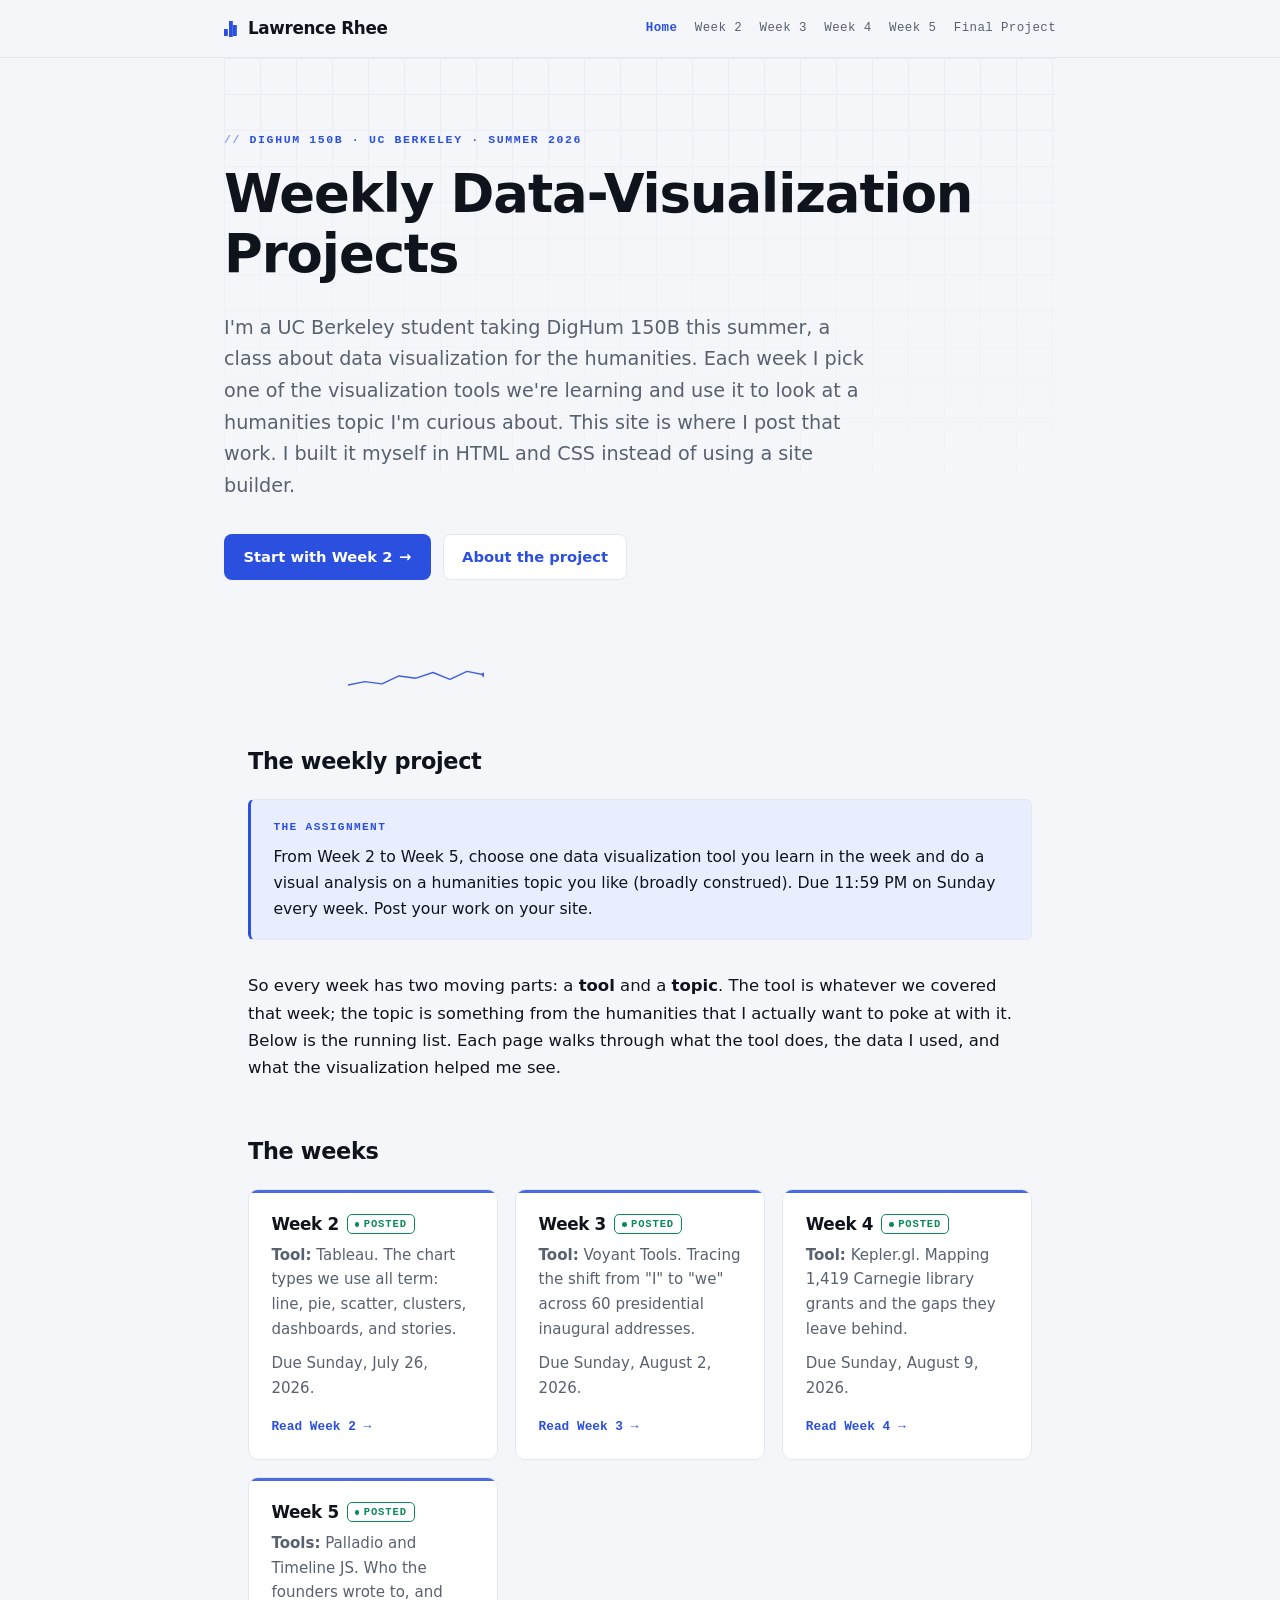
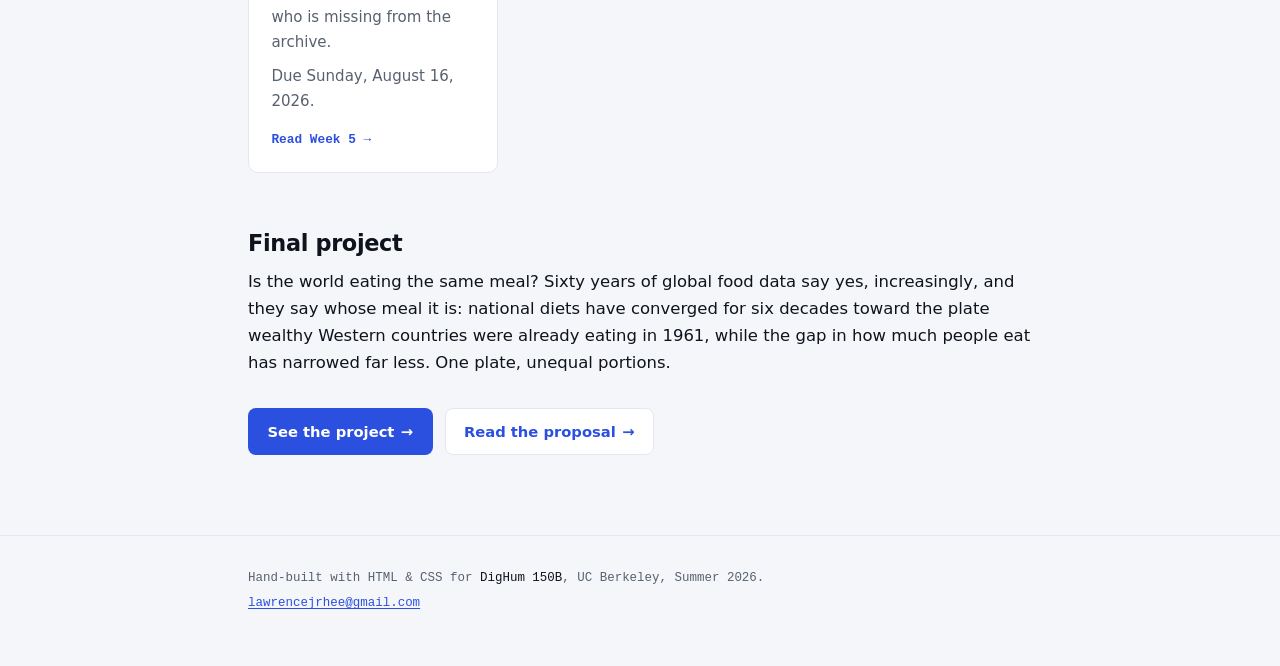
<file: index.html>
<!DOCTYPE html>
<html lang="en">
<head>
  <meta charset="UTF-8">
  <meta name="viewport" content="width=device-width, initial-scale=1.0">
  <meta name="description" content="Lawrence Rhee's weekly data-visualization projects for DigHum 150B, UC Berkeley, Summer 2026. A new visualization tool and a humanities topic every week.">
  <title>Lawrence Rhee: DigHum 150B Weekly Projects</title>
  <link rel="stylesheet" href="assets/styles.css">
</head>
<body>
  <a class="skip" href="#main">Skip to content</a>

  <header class="site-header">
    <div class="wrap header-inner">
      <a class="brand" href="index.html">Lawrence Rhee</a>
      <nav aria-label="Site">
        <a href="index.html" aria-current="page">Home</a>
        <a href="weeks/week2.html">Week 2</a>
        <a href="weeks/week3.html">Week 3</a>
        <a href="weeks/week4.html">Week 4</a>
        <a href="weeks/week5.html">Week 5</a>
        <a href="final.html">Final Project</a>
      </nav>
    </div>
  </header>

  <main id="main">
    <section class="hero wrap">
      <p class="kicker">DigHum 150B · UC Berkeley · Summer 2026</p>
      <h1>Weekly Data-Visualization Projects</h1>
      <p class="lede">
        I'm a UC Berkeley student taking DigHum 150B this summer, a class about
        data visualization for the humanities. Each week I pick one of the
        visualization tools we're learning and use it to look at a humanities
        topic I'm curious about. This site is where I post that work. I built
        it myself in HTML and CSS instead of using a site builder.
      </p>
      <div class="btn-row">
        <a class="btn btn-primary" href="weeks/week2.html">Start with Week 2 <span aria-hidden="true">→</span></a>
        <a class="btn btn-ghost" href="#assignment">About the project</a>
      </div>
    </section>

    <div class="ornament wrap" aria-hidden="true">
      <svg viewBox="0 0 240 40" width="240" fill="none" xmlns="http://www.w3.org/2000/svg">
        <polyline points="0,30 30,24 60,28 90,14 120,18 150,8 180,20 210,6 240,12"
          stroke="currentColor" stroke-width="2.5" stroke-linecap="round" stroke-linejoin="round"/>
        <circle cx="240" cy="12" r="4" fill="currentColor"/>
      </svg>
    </div>

    <section class="wrap" id="assignment" aria-labelledby="assignment-heading">
      <h2 id="assignment-heading">The weekly project</h2>

      <aside class="prompt">
        <p class="prompt-label">The assignment</p>
        <p>From Week 2 to Week 5, choose one data visualization tool you learn
           in the week and do a visual analysis on a humanities topic you like
           (broadly construed). Due 11:59&nbsp;PM on Sunday every week. Post
           your work on your site.</p>
      </aside>

      <p>
        So every week has two moving parts: a <strong>tool</strong> and a
        <strong>topic</strong>. The tool is whatever we covered that week; the
        topic is something from the humanities that I actually want to poke at
        with it. Below is the running list. Each page walks through what the
        tool does, the data I used, and what the visualization helped me see.
      </p>

      <h2>The weeks</h2>
      <div class="card-grid">
        <div class="card">
          <h3>Week 2 <span class="badge badge-live">Posted</span></h3>
          <p><strong>Tool:</strong> Tableau. The chart types we use all term:
             line, pie, scatter, clusters, dashboards, and stories.</p>
          <p class="muted">Due Sunday, July 26, 2026.</p>
          <a class="card-link" href="weeks/week2.html">Read Week 2 <span aria-hidden="true">→</span></a>
        </div>
        <div class="card">
          <h3>Week 3 <span class="badge badge-live">Posted</span></h3>
          <p><strong>Tool:</strong> Voyant Tools. Tracing the shift from "I" to
             "we" across 60 presidential inaugural addresses.</p>
          <p class="muted">Due Sunday, August 2, 2026.</p>
          <a class="card-link" href="weeks/week3.html">Read Week 3 <span aria-hidden="true">→</span></a>
        </div>
        <div class="card">
          <h3>Week 4 <span class="badge badge-live">Posted</span></h3>
          <p><strong>Tool:</strong> Kepler.gl. Mapping 1,419 Carnegie library
             grants and the gaps they leave behind.</p>
          <p class="muted">Due Sunday, August 9, 2026.</p>
          <a class="card-link" href="weeks/week4.html">Read Week 4 <span aria-hidden="true">→</span></a>
        </div>
        <div class="card">
          <h3>Week 5 <span class="badge badge-live">Posted</span></h3>
          <p><strong>Tools:</strong> Palladio and Timeline JS. Who the founders
             wrote to, and who is missing from the archive.</p>
          <p class="muted">Due Sunday, August 16, 2026.</p>
          <a class="card-link" href="weeks/week5.html">Read Week 5 <span aria-hidden="true">→</span></a>
        </div>
      </div>

      <h2>Final project</h2>
      <p>
        Is the world eating the same meal? Sixty years of global food data say
        yes, increasingly, and they say whose meal it is: national diets have
        converged for six decades toward the plate wealthy Western countries
        were already eating in 1961, while the gap in how much people eat has
        narrowed far less. One plate, unequal portions.
      </p>
      <div class="btn-row">
        <a class="btn btn-primary" href="final.html">See the project <span aria-hidden="true">→</span></a>
        <a class="btn btn-ghost" href="final-project.html">Read the proposal <span aria-hidden="true">→</span></a>
      </div>
    </section>
  </main>

  <footer class="site-footer">
    <div class="wrap">
      <p>Hand-built with HTML &amp; CSS for <em>DigHum 150B</em>, UC Berkeley,
         Summer 2026.</p>
      <p><a href="mailto:lawrencejrhee@gmail.com">lawrencejrhee@gmail.com</a></p>
    </div>
  </footer>
</body>
</html>
</file>
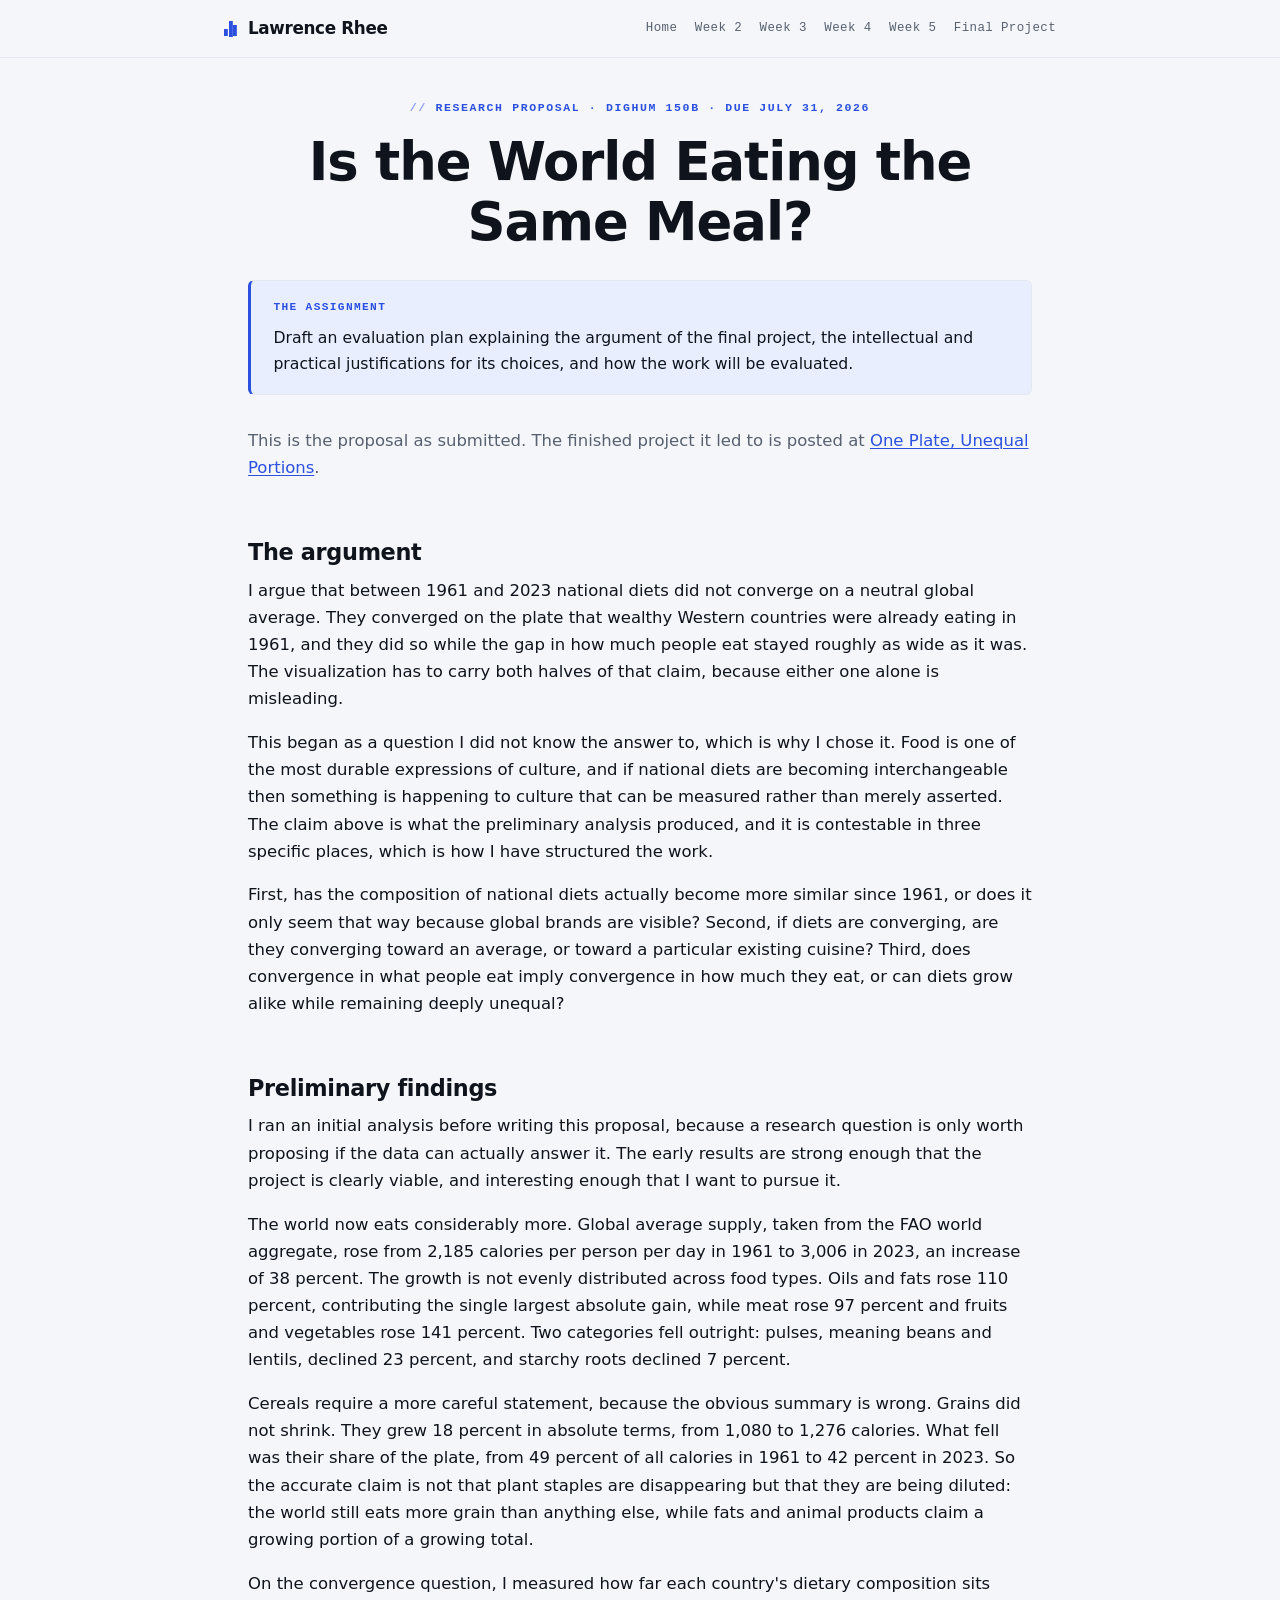
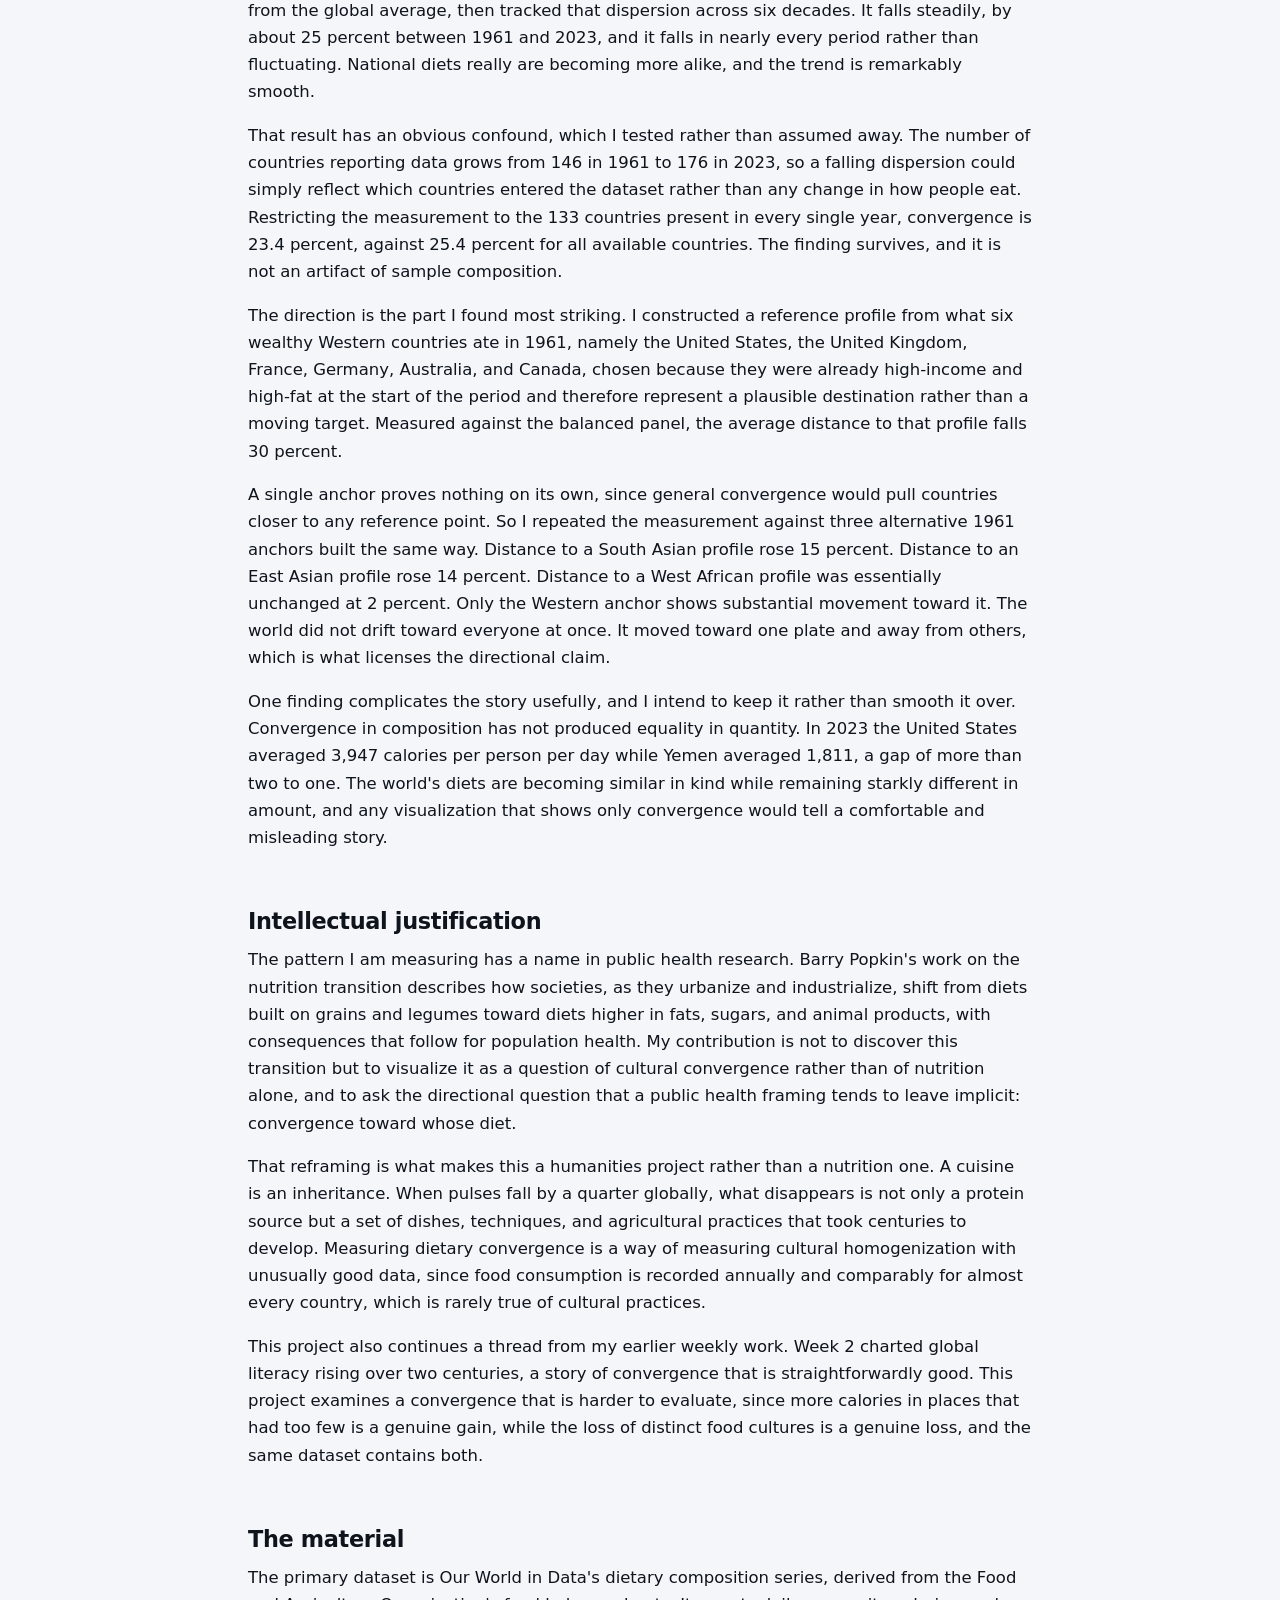
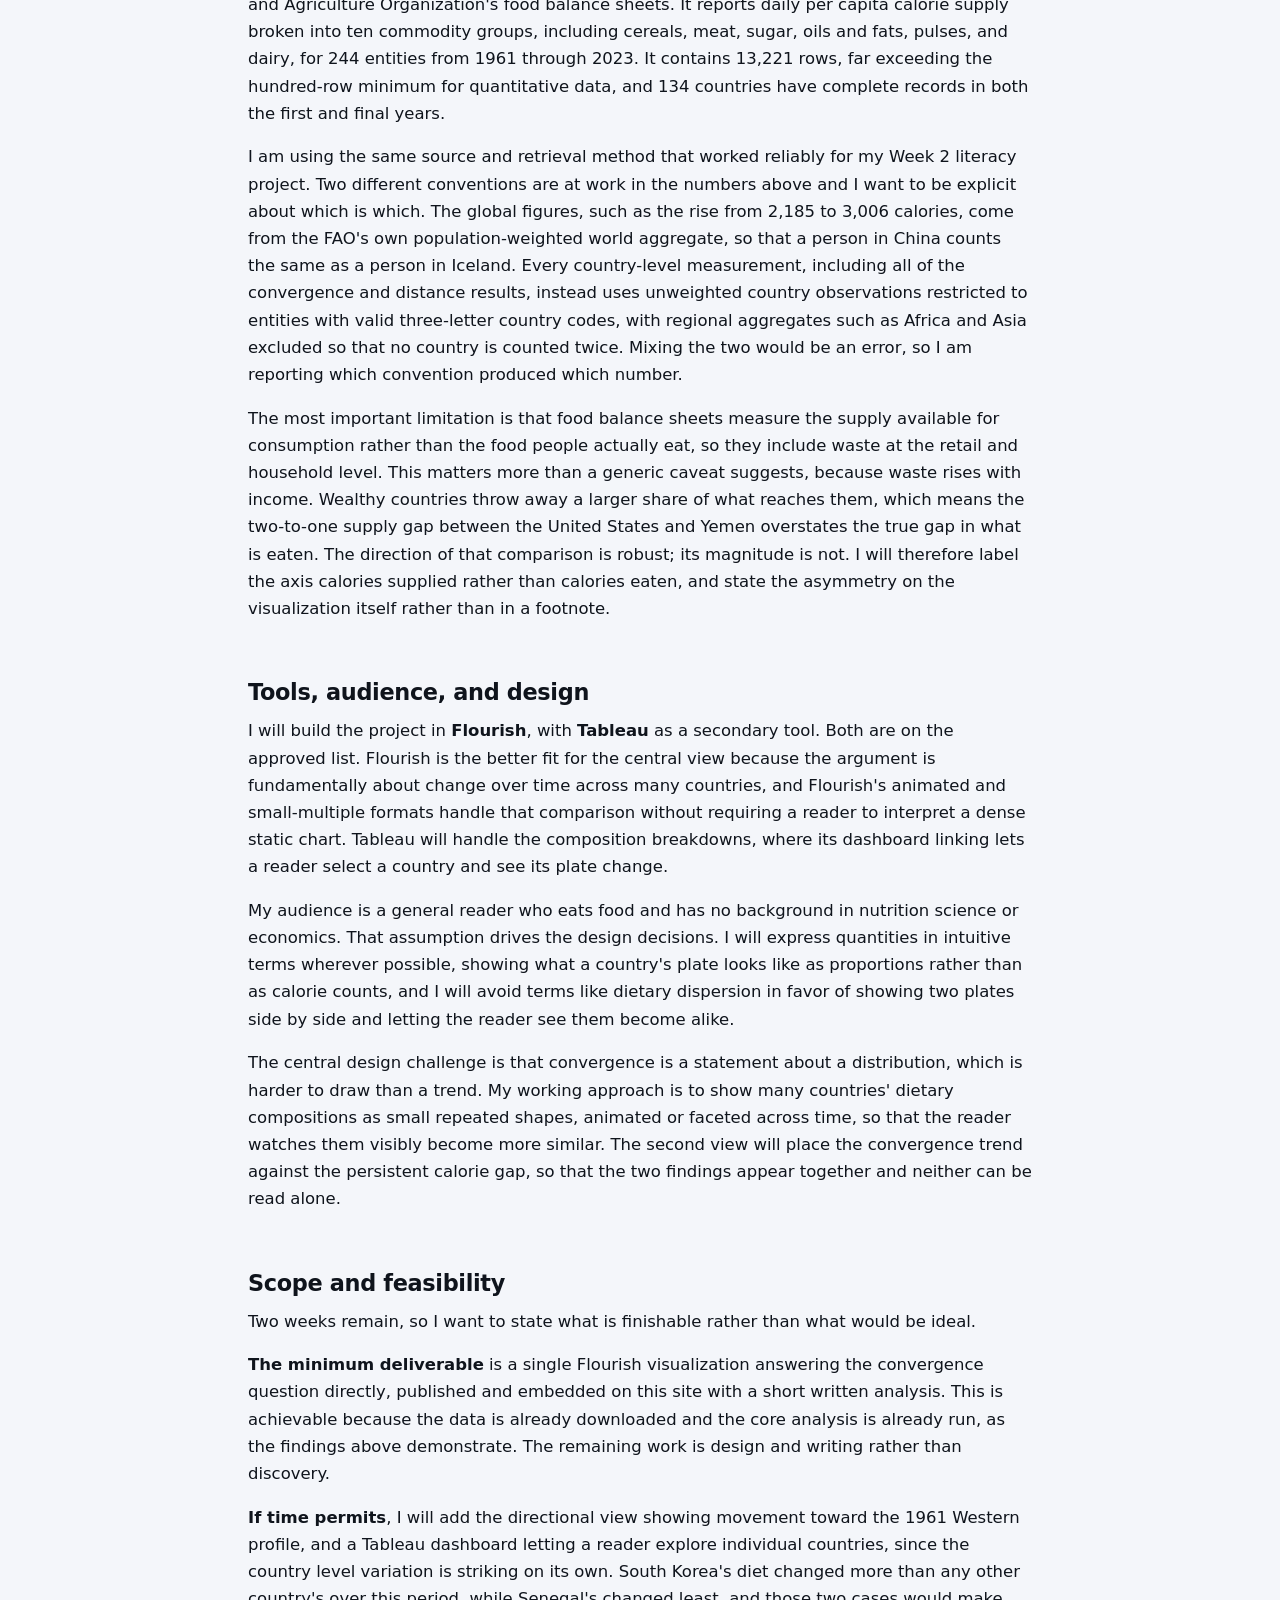
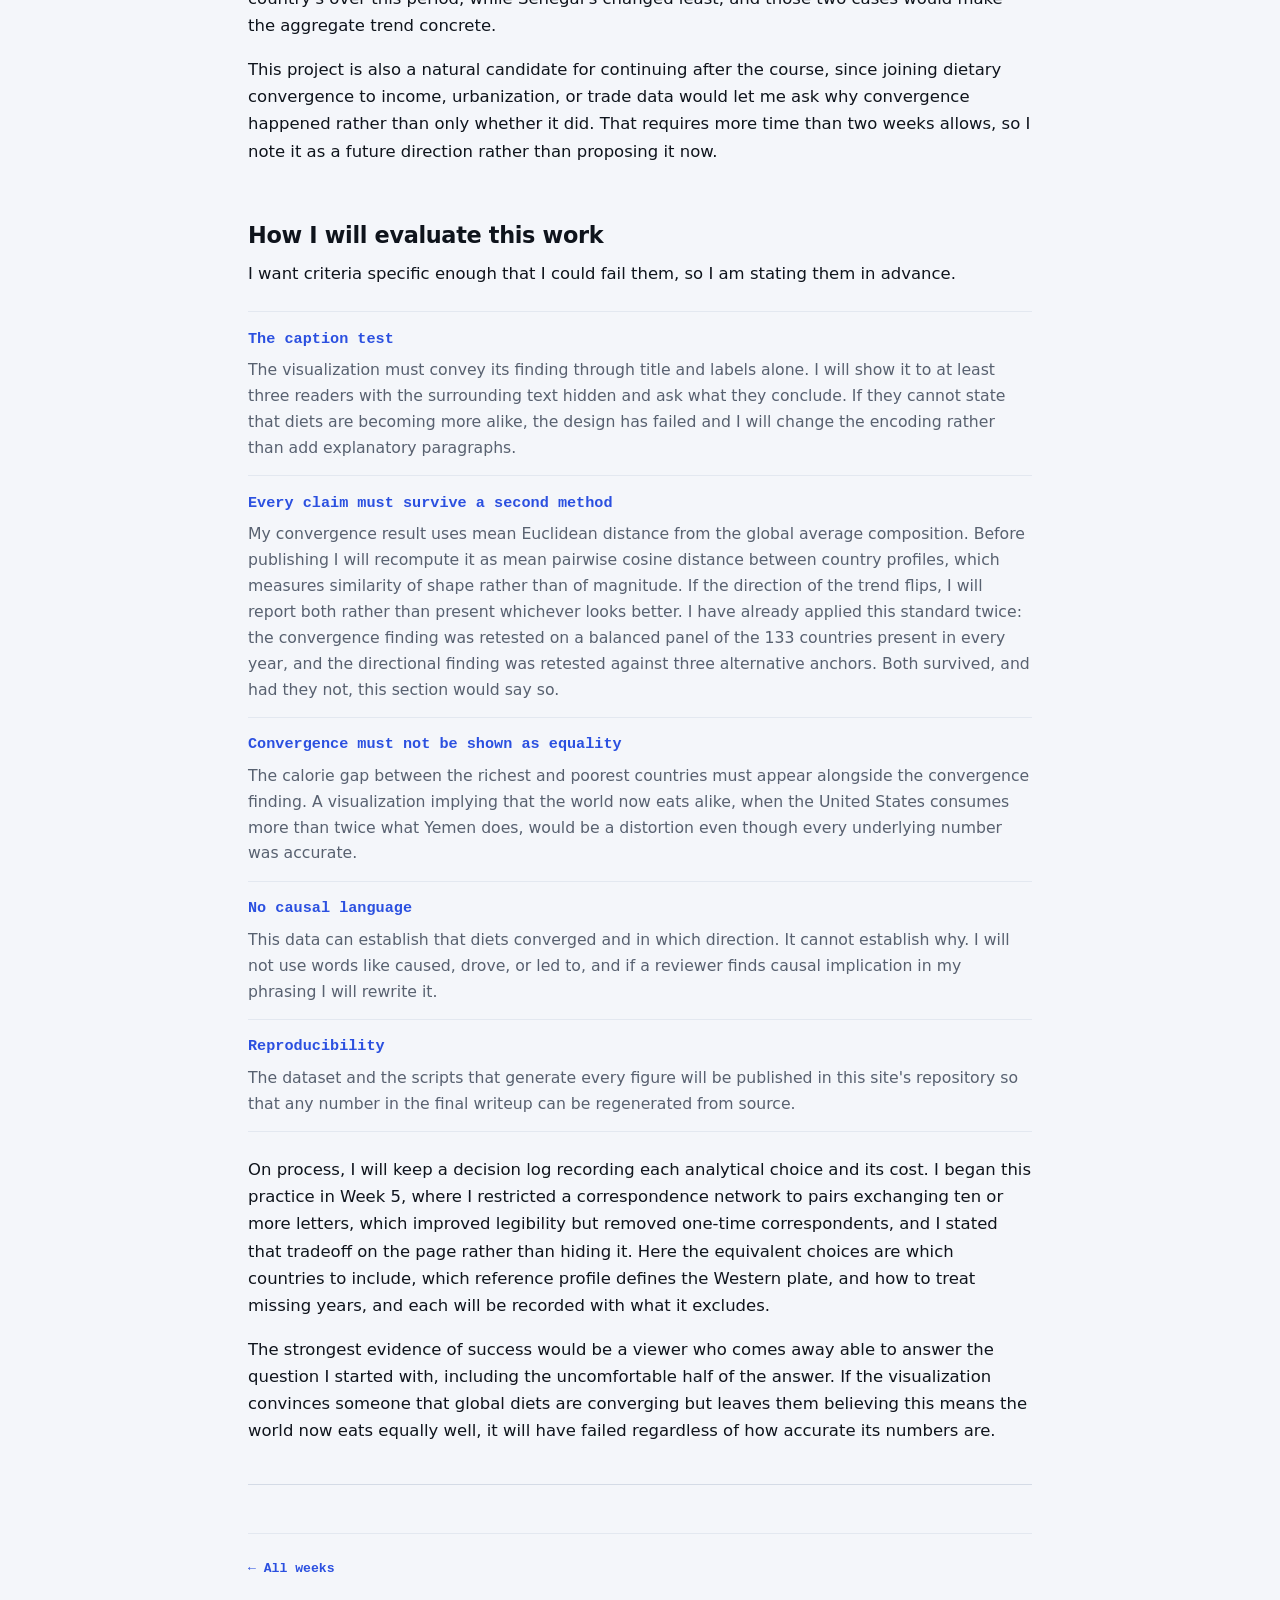
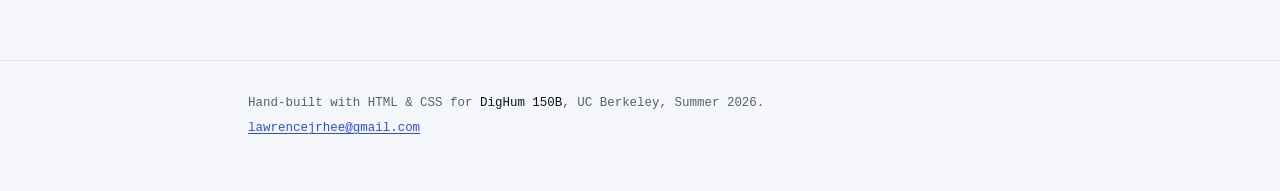
<file: final-project.html>
<!DOCTYPE html>
<html lang="en">
<head>
  <meta charset="UTF-8">
  <meta name="viewport" content="width=device-width, initial-scale=1.0">
  <meta name="description" content="Research proposal for the DigHum 150B final project: are the world's diets converging, and if so, toward whose plate? A visual analysis of 60 years of global food consumption data.">
  <title>Research Proposal · Lawrence Rhee</title>
  <link rel="stylesheet" href="assets/styles.css">
</head>
<body>
  <a class="skip" href="#main">Skip to content</a>

  <header class="site-header">
    <div class="wrap header-inner">
      <a class="brand" href="index.html">Lawrence Rhee</a>
      <nav aria-label="Site">
        <a href="index.html">Home</a>
        <a href="weeks/week2.html">Week 2</a>
        <a href="weeks/week3.html">Week 3</a>
        <a href="weeks/week4.html">Week 4</a>
        <a href="weeks/week5.html">Week 5</a>
        <a href="final.html">Final Project</a>
      </nav>
    </div>
  </header>

  <main id="main">
    <article class="post wrap">
      <header class="post-header centered">
        <p class="kicker">Research Proposal · DigHum 150B · Due July 31, 2026</p>
        <h1>Is the World Eating the Same Meal?</h1>
      </header>

      <aside class="prompt">
        <p class="prompt-label">The assignment</p>
        <p>Draft an evaluation plan explaining the argument of the final
           project, the intellectual and practical justifications for its
           choices, and how the work will be evaluated.</p>
      </aside>

      <p class="muted">
        This is the proposal as submitted. The finished project it led to is
        posted at <a href="final.html">One Plate, Unequal Portions</a>.
      </p>

      <h2>The argument</h2>
      <p>
        I argue that between 1961 and 2023 national diets did not converge on a
        neutral global average. They converged on the plate that wealthy Western
        countries were already eating in 1961, and they did so while the gap in
        how much people eat stayed roughly as wide as it was. The visualization
        has to carry both halves of that claim, because either one alone is
        misleading.
      </p>

      <p>
        This began as a question I did not know the answer to, which is why I
        chose it. Food is one of the most durable expressions of culture, and if
        national diets are becoming interchangeable then something is happening
        to culture that can be measured rather than merely asserted. The claim
        above is what the preliminary analysis produced, and it is contestable
        in three specific places, which is how I have structured the work.
      </p>

      <p>
        First, has the composition of national diets actually become more
        similar since 1961, or does it only seem that way because global brands
        are visible? Second, if diets are converging, are they converging toward
        an average, or toward a particular existing cuisine? Third, does
        convergence in what people eat imply convergence in how much they eat,
        or can diets grow alike while remaining deeply unequal?
      </p>

      <h2>Preliminary findings</h2>
      <p>
        I ran an initial analysis before writing this proposal, because a
        research question is only worth proposing if the data can actually
        answer it. The early results are strong enough that the project is
        clearly viable, and interesting enough that I want to pursue it.
      </p>

      <p>
        The world now eats considerably more. Global average supply, taken from
        the FAO world aggregate, rose from 2,185 calories per person per day in
        1961 to 3,006 in 2023, an increase of 38 percent. The growth is not
        evenly distributed across food types. Oils and fats rose 110 percent,
        contributing the single largest absolute gain, while meat rose 97
        percent and fruits and vegetables rose 141 percent. Two categories fell
        outright: pulses, meaning beans and lentils, declined 23 percent, and
        starchy roots declined 7 percent.
      </p>

      <p>
        Cereals require a more careful statement, because the obvious summary is
        wrong. Grains did not shrink. They grew 18 percent in absolute terms,
        from 1,080 to 1,276 calories. What fell was their share of the plate,
        from 49 percent of all calories in 1961 to 42 percent in 2023. So the
        accurate claim is not that plant staples are disappearing but that they
        are being diluted: the world still eats more grain than anything else,
        while fats and animal products claim a growing portion of a growing
        total.
      </p>

      <p>
        On the convergence question, I measured how far each country's dietary
        composition sits from the global average, then tracked that dispersion
        across six decades. It falls steadily, by about 25 percent between 1961
        and 2023, and it falls in nearly every period rather than fluctuating.
        National diets really are becoming more alike, and the trend is
        remarkably smooth.
      </p>

      <p>
        That result has an obvious confound, which I tested rather than assumed
        away. The number of countries reporting data grows from 146 in 1961 to
        176 in 2023, so a falling dispersion could simply reflect which
        countries entered the dataset rather than any change in how people eat.
        Restricting the measurement to the 133 countries present in every single
        year, convergence is 23.4 percent, against 25.4 percent for all
        available countries. The finding survives, and it is not an artifact of
        sample composition.
      </p>

      <p>
        The direction is the part I found most striking. I constructed a
        reference profile from what six wealthy Western countries ate in 1961,
        namely the United States, the United Kingdom, France, Germany,
        Australia, and Canada, chosen because they were already high-income and
        high-fat at the start of the period and therefore represent a plausible
        destination rather than a moving target. Measured against the balanced
        panel, the average distance to that profile falls 30 percent.
      </p>

      <p>
        A single anchor proves nothing on its own, since general convergence
        would pull countries closer to any reference point. So I repeated the
        measurement against three alternative 1961 anchors built the same way.
        Distance to a South Asian profile rose 15 percent. Distance to an East
        Asian profile rose 14 percent. Distance to a West African profile was
        essentially unchanged at 2 percent. Only the Western anchor shows
        substantial movement toward it. The world did not drift toward everyone
        at once. It moved toward one plate and away from others, which is what
        licenses the directional claim.
      </p>

      <p>
        One finding complicates the story usefully, and I intend to keep it
        rather than smooth it over. Convergence in composition has not produced
        equality in quantity. In 2023 the United States averaged 3,947 calories
        per person per day while Yemen averaged 1,811, a gap of more than two to
        one. The world's diets are becoming similar in kind while remaining
        starkly different in amount, and any visualization that shows only
        convergence would tell a comfortable and misleading story.
      </p>

      <h2>Intellectual justification</h2>
      <p>
        The pattern I am measuring has a name in public health research. Barry
        Popkin's work on the nutrition transition describes how societies, as
        they urbanize and industrialize, shift from diets built on grains and
        legumes toward diets higher in fats, sugars, and animal products, with
        consequences that follow for population health. My contribution is not
        to discover this transition but to visualize it as a question of
        cultural convergence rather than of nutrition alone, and to ask the
        directional question that a public health framing tends to leave
        implicit: convergence toward whose diet.
      </p>

      <p>
        That reframing is what makes this a humanities project rather than a
        nutrition one. A cuisine is an inheritance. When pulses fall by a
        quarter globally, what disappears is not only a protein source but a set
        of dishes, techniques, and agricultural practices that took centuries to
        develop. Measuring dietary convergence is a way of measuring cultural
        homogenization with unusually good data, since food consumption is
        recorded annually and comparably for almost every country, which is
        rarely true of cultural practices.
      </p>

      <p>
        This project also continues a thread from my earlier weekly work. Week 2
        charted global literacy rising over two centuries, a story of
        convergence that is straightforwardly good. This project examines a
        convergence that is harder to evaluate, since more calories in places
        that had too few is a genuine gain, while the loss of distinct food
        cultures is a genuine loss, and the same dataset contains both.
      </p>

      <h2>The material</h2>
      <p>
        The primary dataset is Our World in Data's dietary composition series,
        derived from the Food and Agriculture Organization's food balance
        sheets. It reports daily per capita calorie supply broken into ten
        commodity groups, including cereals, meat, sugar, oils and fats, pulses,
        and dairy, for 244 entities from 1961 through 2023. It contains 13,221
        rows, far exceeding the hundred-row minimum for quantitative data, and
        134 countries have complete records in both the first and final years.
      </p>

      <p>
        I am using the same source and retrieval method that worked reliably for
        my Week 2 literacy project. Two different conventions are at work in the
        numbers above and I want to be explicit about which is which. The global
        figures, such as the rise from 2,185 to 3,006 calories, come from the
        FAO's own population-weighted world aggregate, so that a person in China
        counts the same as a person in Iceland. Every country-level measurement,
        including all of the convergence and distance results, instead uses
        unweighted country observations restricted to entities with valid
        three-letter country codes, with regional aggregates such as Africa and
        Asia excluded so that no country is counted twice. Mixing the two would
        be an error, so I am reporting which convention produced which number.
      </p>

      <p>
        The most important limitation is that food balance sheets measure the
        supply available for consumption rather than the food people actually
        eat, so they include waste at the retail and household level. This
        matters more than a generic caveat suggests, because waste rises with
        income. Wealthy countries throw away a larger share of what reaches
        them, which means the two-to-one supply gap between the United States
        and Yemen overstates the true gap in what is eaten. The direction of
        that comparison is robust; its magnitude is not. I will therefore label
        the axis calories supplied rather than calories eaten, and state the
        asymmetry on the visualization itself rather than in a footnote.
      </p>

      <h2>Tools, audience, and design</h2>
      <p>
        I will build the project in <strong>Flourish</strong>, with
        <strong>Tableau</strong> as a secondary tool. Both are on the approved
        list. Flourish is the better fit for the central view because the
        argument is fundamentally about change over time across many countries,
        and Flourish's animated and small-multiple formats handle that
        comparison without requiring a reader to interpret a dense static chart.
        Tableau will handle the composition breakdowns, where its dashboard
        linking lets a reader select a country and see its plate change.
      </p>

      <p>
        My audience is a general reader who eats food and has no background in
        nutrition science or economics. That assumption drives the design
        decisions. I will express quantities in intuitive terms wherever
        possible, showing what a country's plate looks like as proportions
        rather than as calorie counts, and I will avoid terms like dietary
        dispersion in favor of showing two plates side by side and letting the
        reader see them become alike.
      </p>

      <p>
        The central design challenge is that convergence is a statement about a
        distribution, which is harder to draw than a trend. My working approach
        is to show many countries' dietary compositions as small repeated
        shapes, animated or faceted across time, so that the reader watches them
        visibly become more similar. The second view will place the convergence
        trend against the persistent calorie gap, so that the two findings
        appear together and neither can be read alone.
      </p>

      <h2>Scope and feasibility</h2>
      <p>
        Two weeks remain, so I want to state what is finishable rather than what
        would be ideal.
      </p>

      <p>
        <strong>The minimum deliverable</strong> is a single Flourish
        visualization answering the convergence question directly, published and
        embedded on this site with a short written analysis. This is achievable
        because the data is already downloaded and the core analysis is already
        run, as the findings above demonstrate. The remaining work is design and
        writing rather than discovery.
      </p>

      <p>
        <strong>If time permits</strong>, I will add the directional view
        showing movement toward the 1961 Western profile, and a Tableau
        dashboard letting a reader explore individual countries, since the
        country level variation is striking on its own. South Korea's diet
        changed more than any other country's over this period, while Senegal's
        changed least, and those two cases would make the aggregate trend
        concrete.
      </p>

      <p>
        This project is also a natural candidate for continuing after the
        course, since joining dietary convergence to income, urbanization, or
        trade data would let me ask why convergence happened rather than only
        whether it did. That requires more time than two weeks allows, so I note
        it as a future direction rather than proposing it now.
      </p>

      <h2>How I will evaluate this work</h2>
      <p>
        I want criteria specific enough that I could fail them, so I am stating
        them in advance.
      </p>

      <ul class="concept-list">
        <li>
          <span class="term">The caption test</span>
          <p>The visualization must convey its finding through title and labels
             alone. I will show it to at least three readers with the
             surrounding text hidden and ask what they conclude. If they cannot
             state that diets are becoming more alike, the design has failed and
             I will change the encoding rather than add explanatory paragraphs.</p>
        </li>
        <li>
          <span class="term">Every claim must survive a second method</span>
          <p>My convergence result uses mean Euclidean distance from the global
             average composition. Before publishing I will recompute it as mean
             pairwise cosine distance between country profiles, which measures
             similarity of shape rather than of magnitude. If the direction of
             the trend flips, I will report both rather than present whichever
             looks better. I have already applied this standard twice: the
             convergence finding was retested on a balanced panel of the 133
             countries present in every year, and the directional finding was
             retested against three alternative anchors. Both survived, and had
             they not, this section would say so.</p>
        </li>
        <li>
          <span class="term">Convergence must not be shown as equality</span>
          <p>The calorie gap between the richest and poorest countries must
             appear alongside the convergence finding. A visualization implying
             that the world now eats alike, when the United States consumes more
             than twice what Yemen does, would be a distortion even though every
             underlying number was accurate.</p>
        </li>
        <li>
          <span class="term">No causal language</span>
          <p>This data can establish that diets converged and in which
             direction. It cannot establish why. I will not use words like
             caused, drove, or led to, and if a reviewer finds causal
             implication in my phrasing I will rewrite it.</p>
        </li>
        <li>
          <span class="term">Reproducibility</span>
          <p>The dataset and the scripts that generate every figure will be
             published in this site's repository so that any number in the final
             writeup can be regenerated from source.</p>
        </li>
      </ul>

      <p>
        On process, I will keep a decision log recording each analytical choice
        and its cost. I began this practice in Week 5, where I restricted a
        correspondence network to pairs exchanging ten or more letters, which
        improved legibility but removed one-time correspondents, and I stated
        that tradeoff on the page rather than hiding it. Here the equivalent
        choices are which countries to include, which reference profile defines
        the Western plate, and how to treat missing years, and each will be
        recorded with what it excludes.
      </p>

      <p>
        The strongest evidence of success would be a viewer who comes away able
        to answer the question I started with, including the uncomfortable half
        of the answer. If the visualization convinces someone that global diets
        are converging but leaves them believing this means the world now eats
        equally well, it will have failed regardless of how accurate its numbers
        are.
      </p>

      <hr>
      <nav class="week-nav" aria-label="Site">
        <a href="index.html"><span aria-hidden="true">←</span> All weeks</a>
      </nav>
    </article>
  </main>

  <footer class="site-footer">
    <div class="wrap">
      <p>Hand-built with HTML &amp; CSS for <em>DigHum 150B</em>, UC Berkeley,
         Summer 2026.</p>
      <p><a href="mailto:lawrencejrhee@gmail.com">lawrencejrhee@gmail.com</a></p>
    </div>
  </footer>
</body>
</html>
</file>
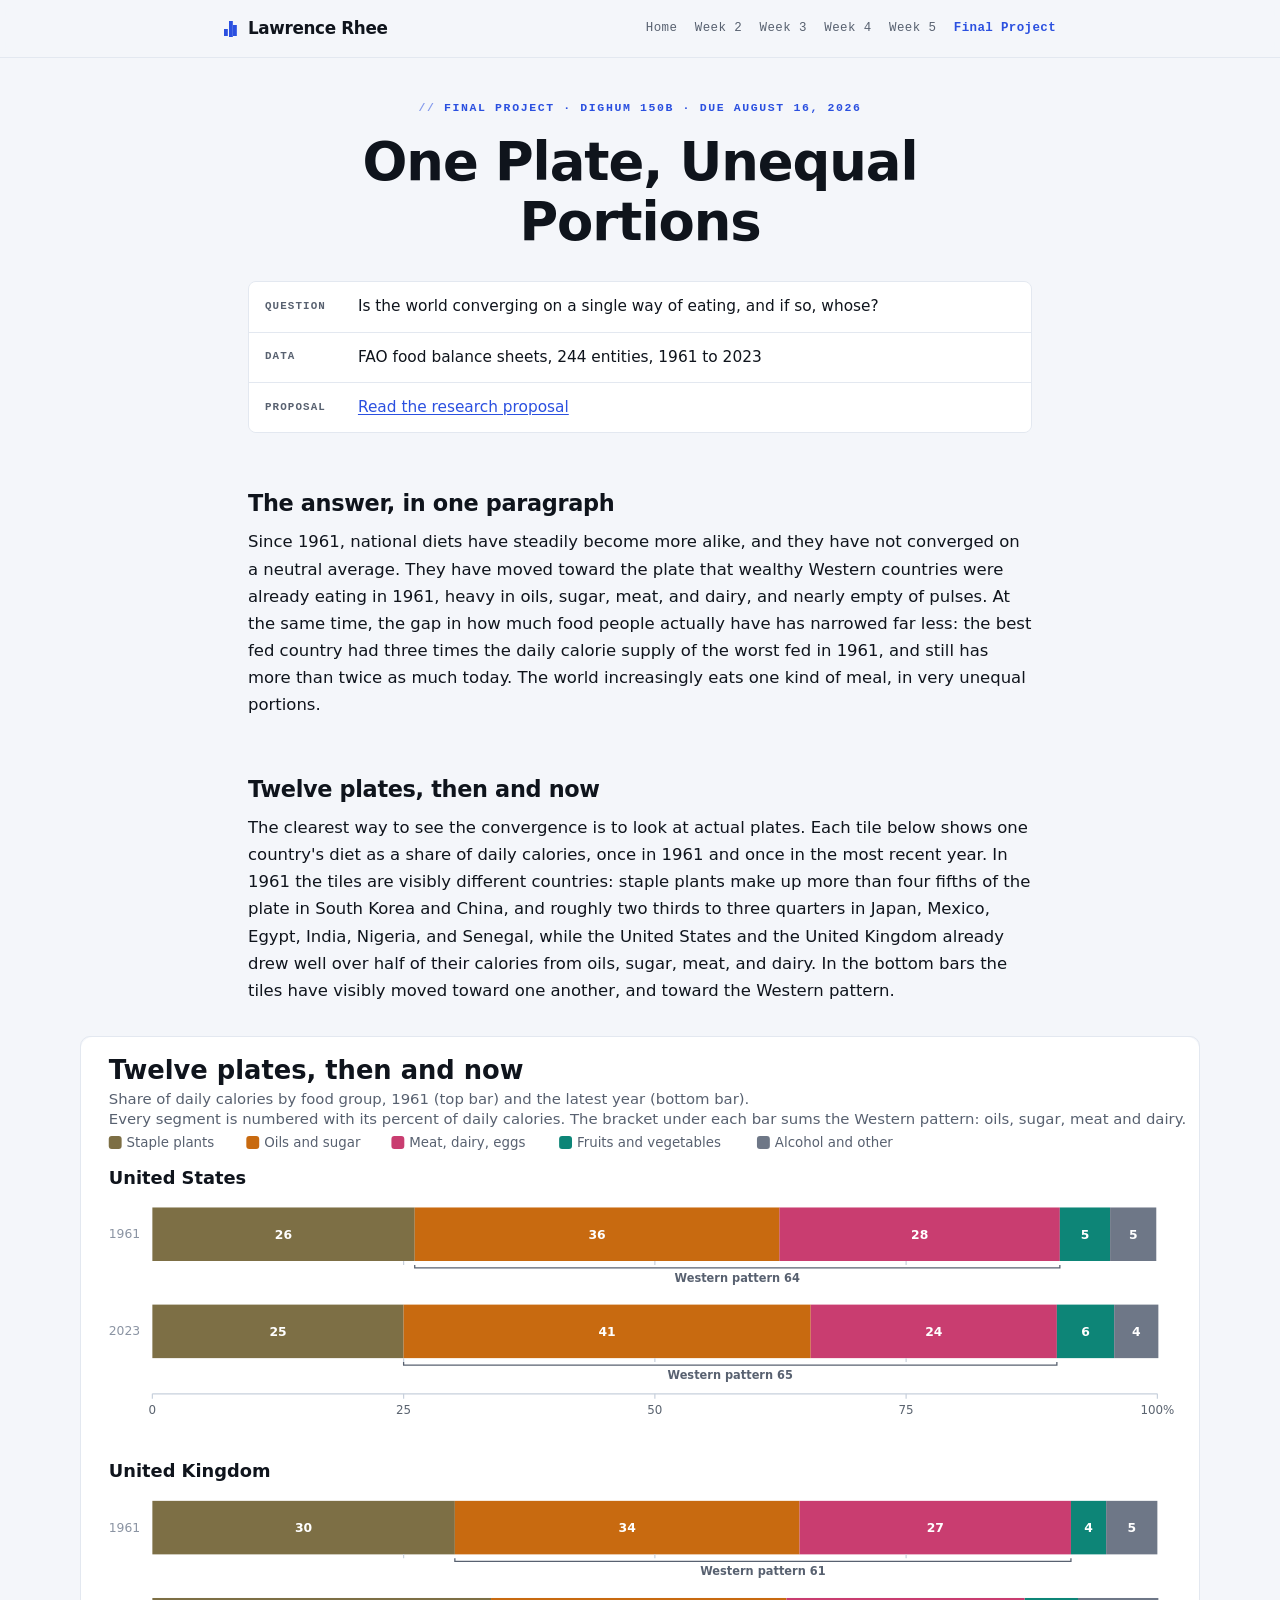
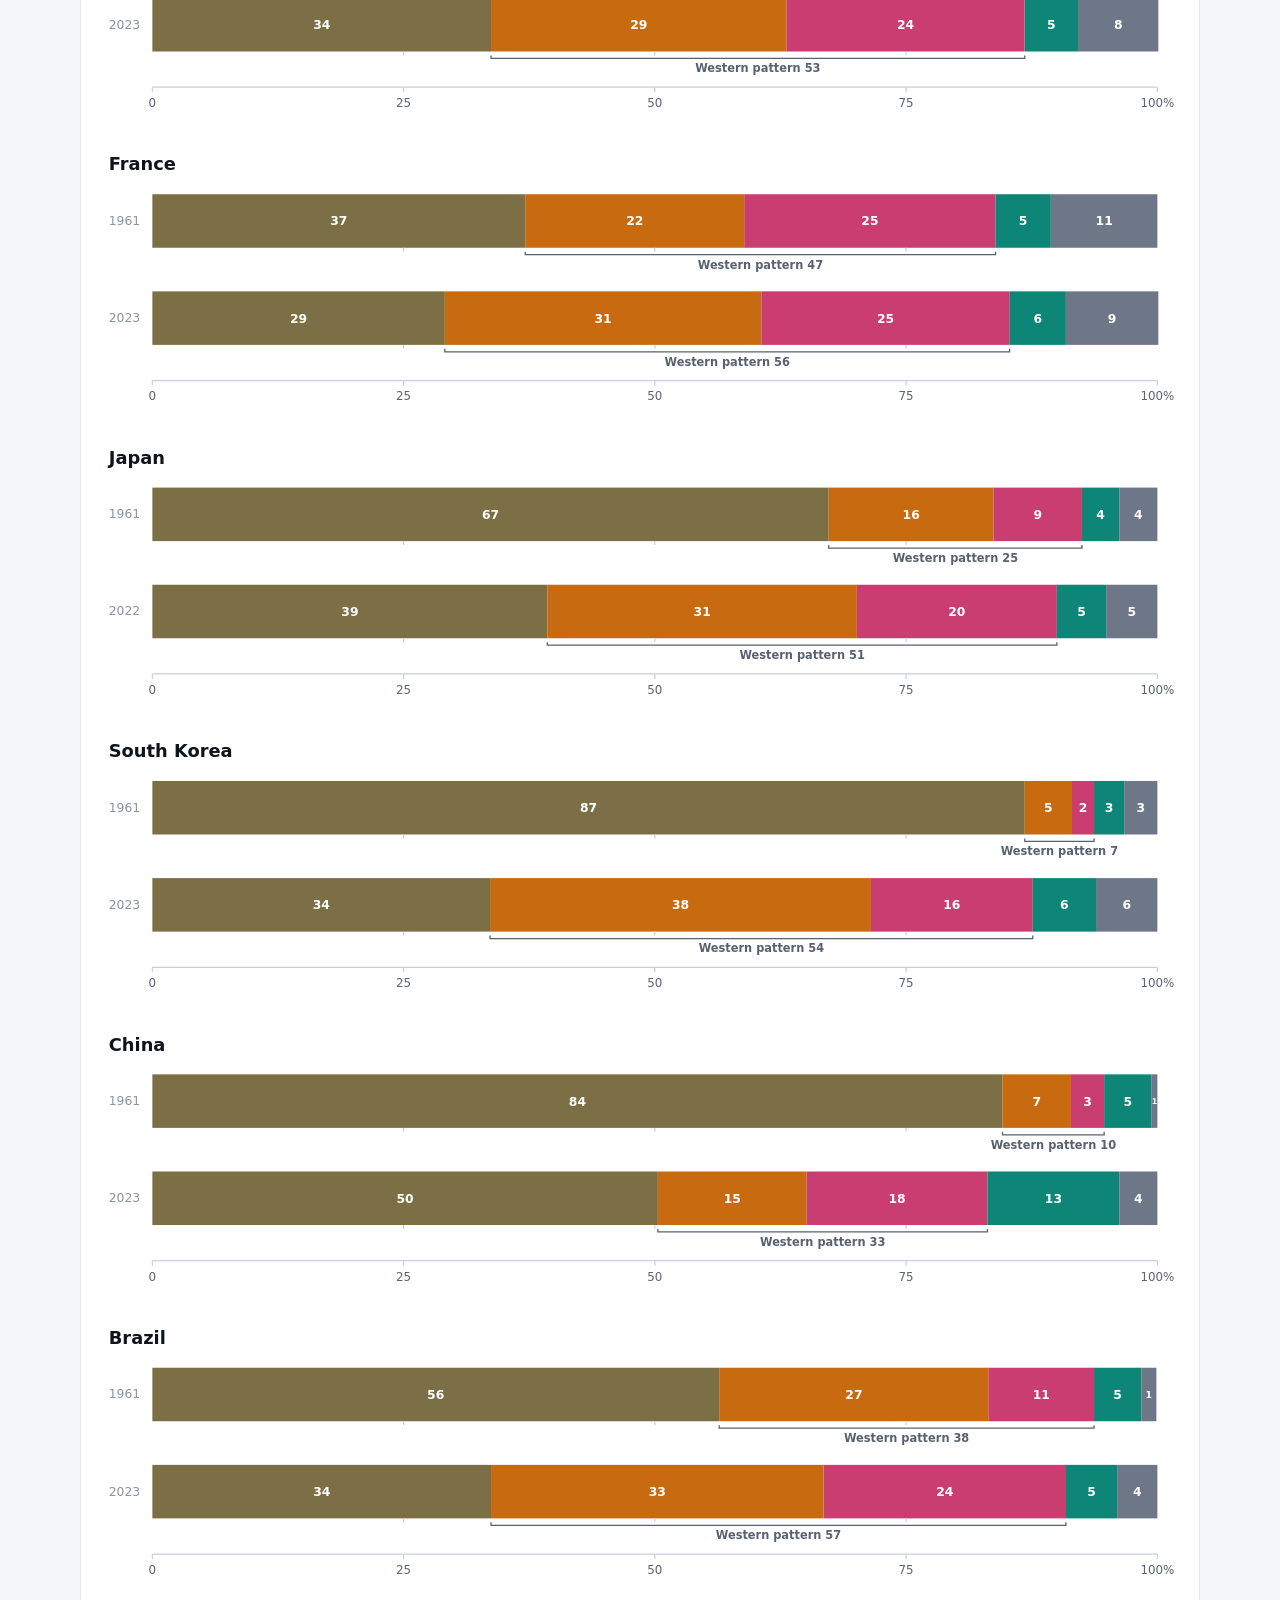
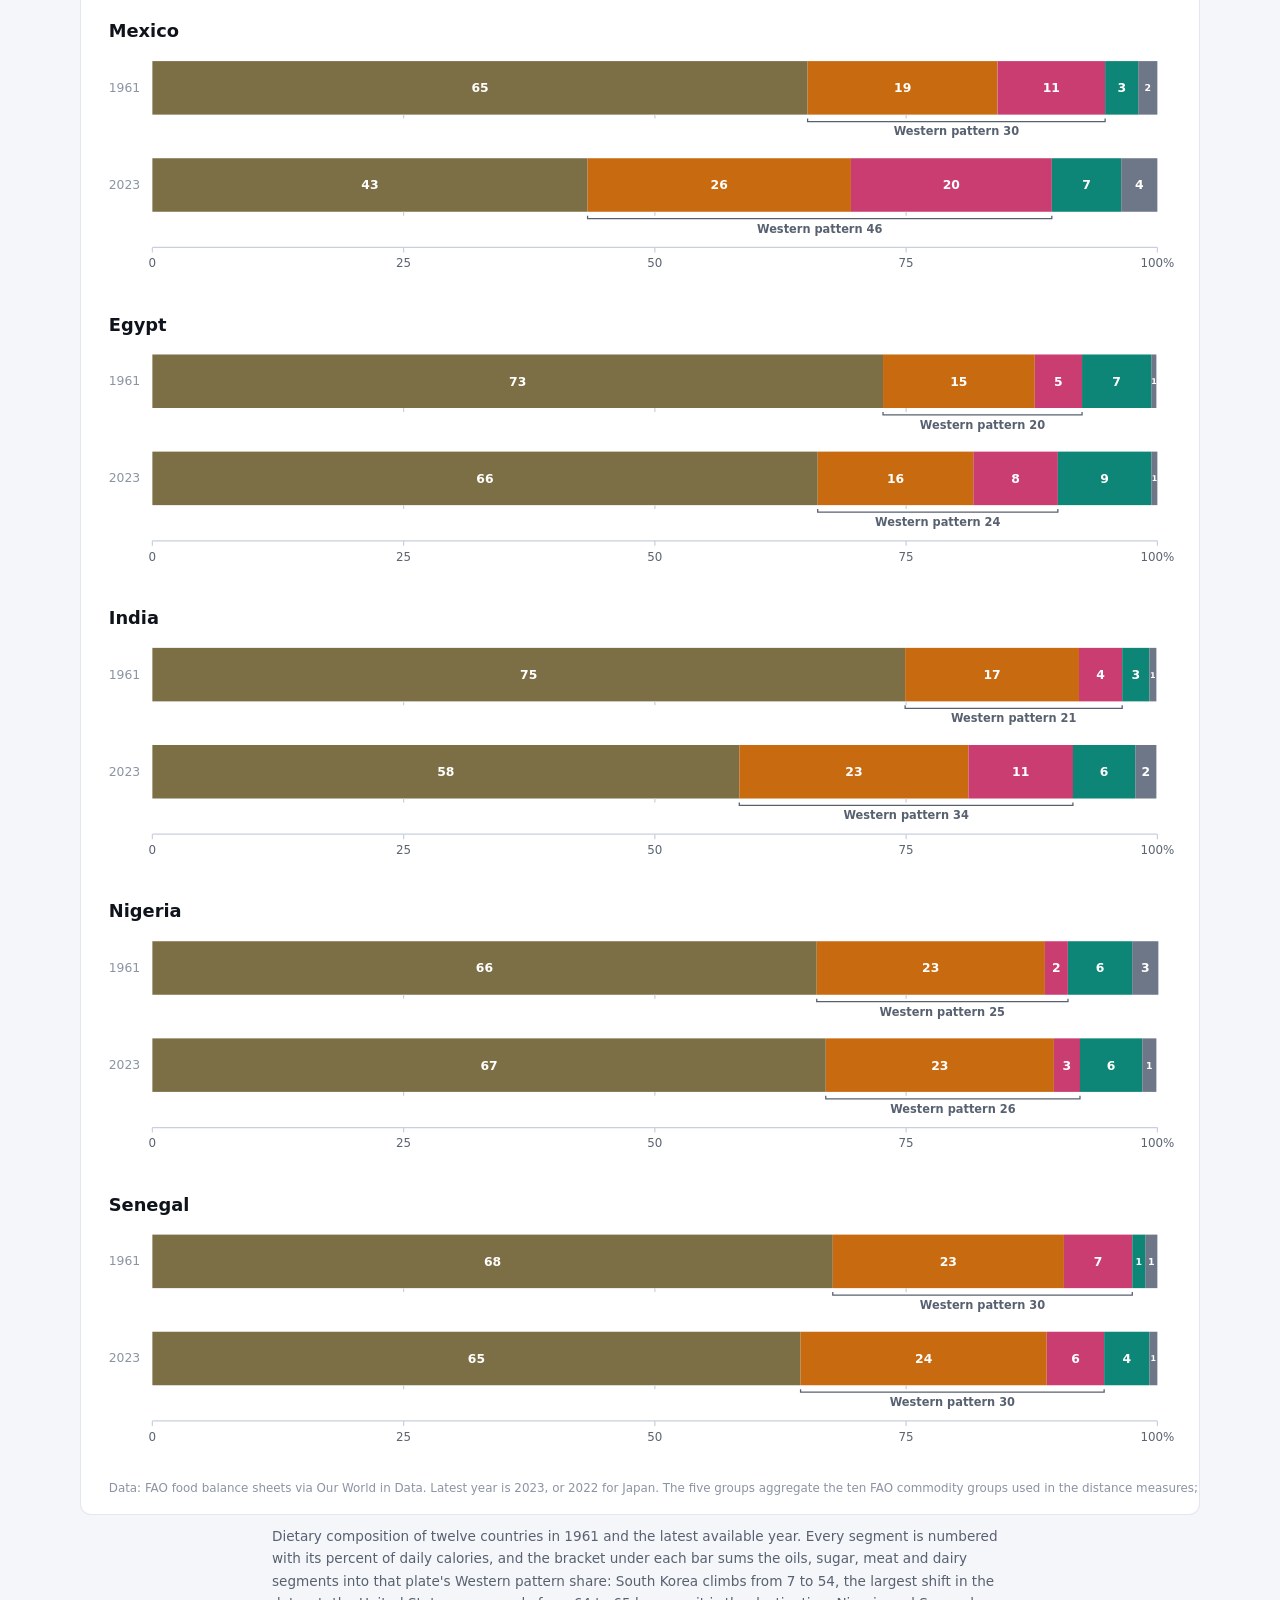
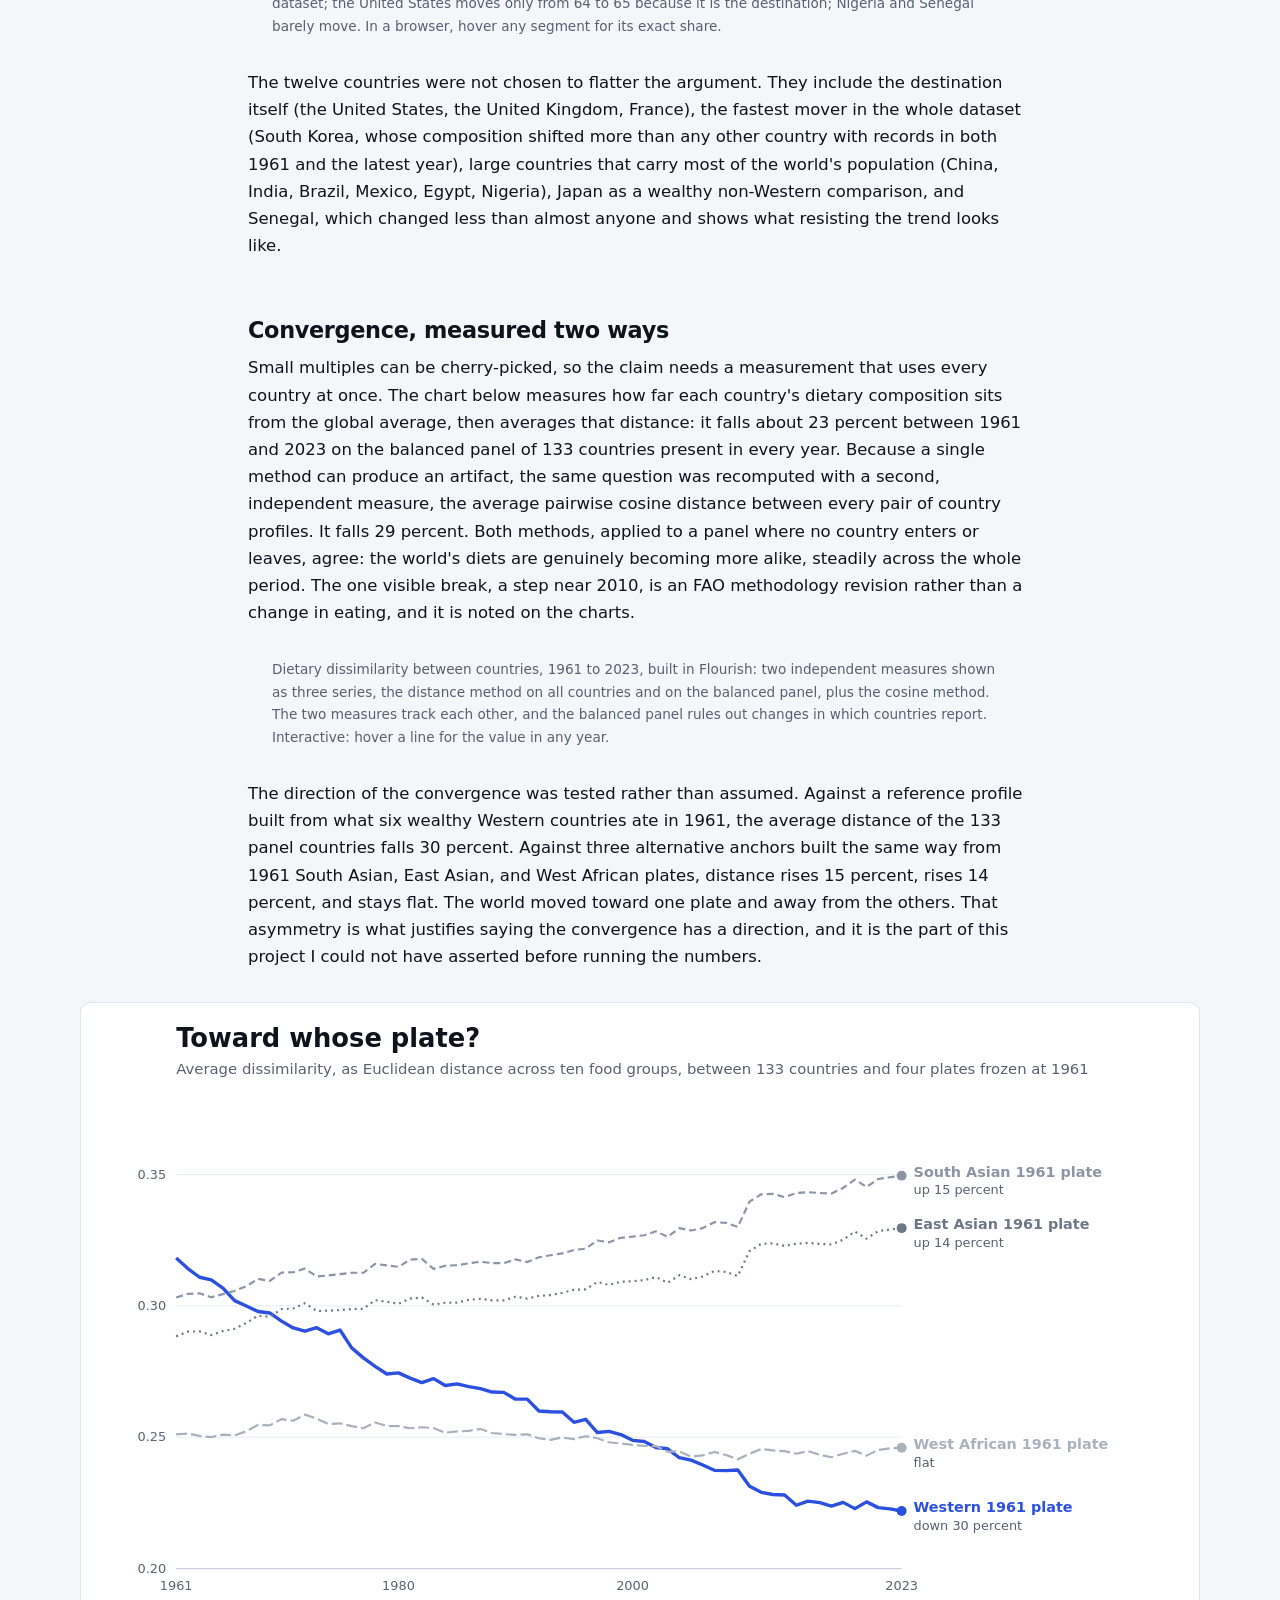
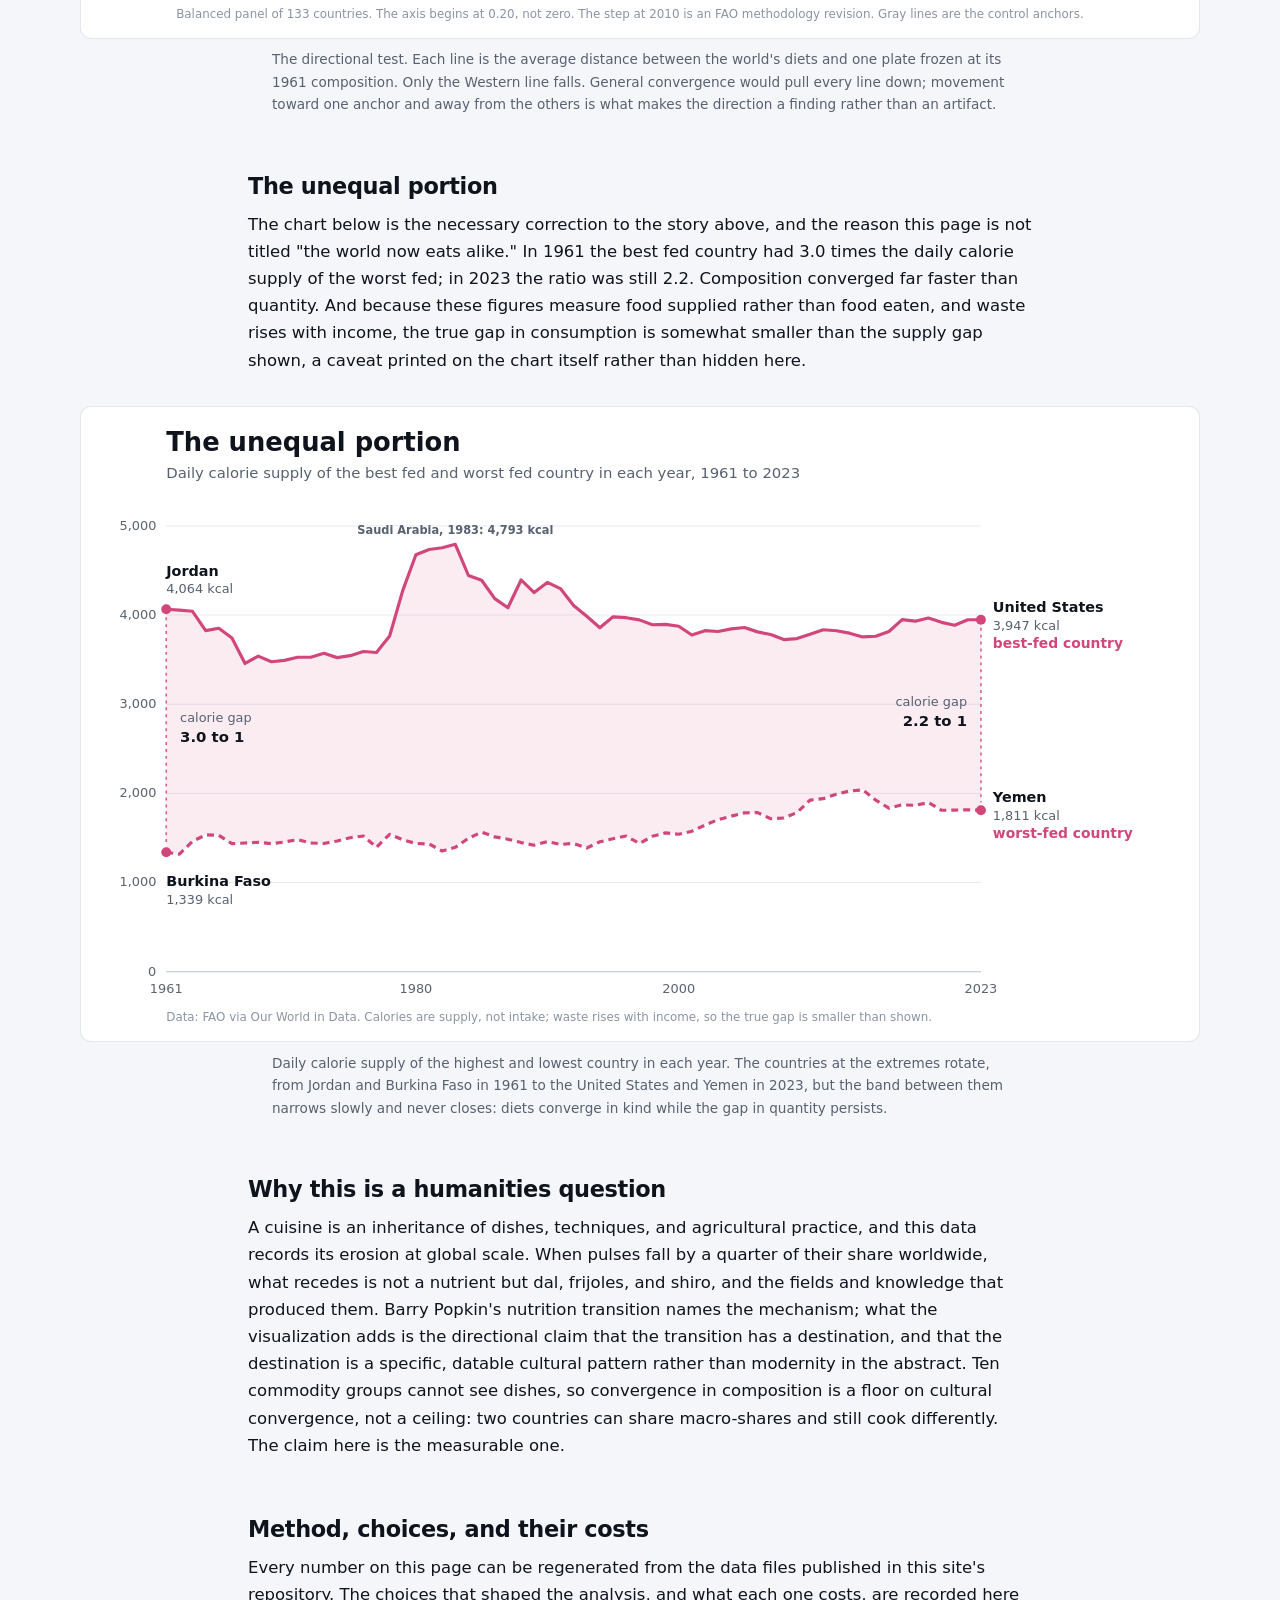
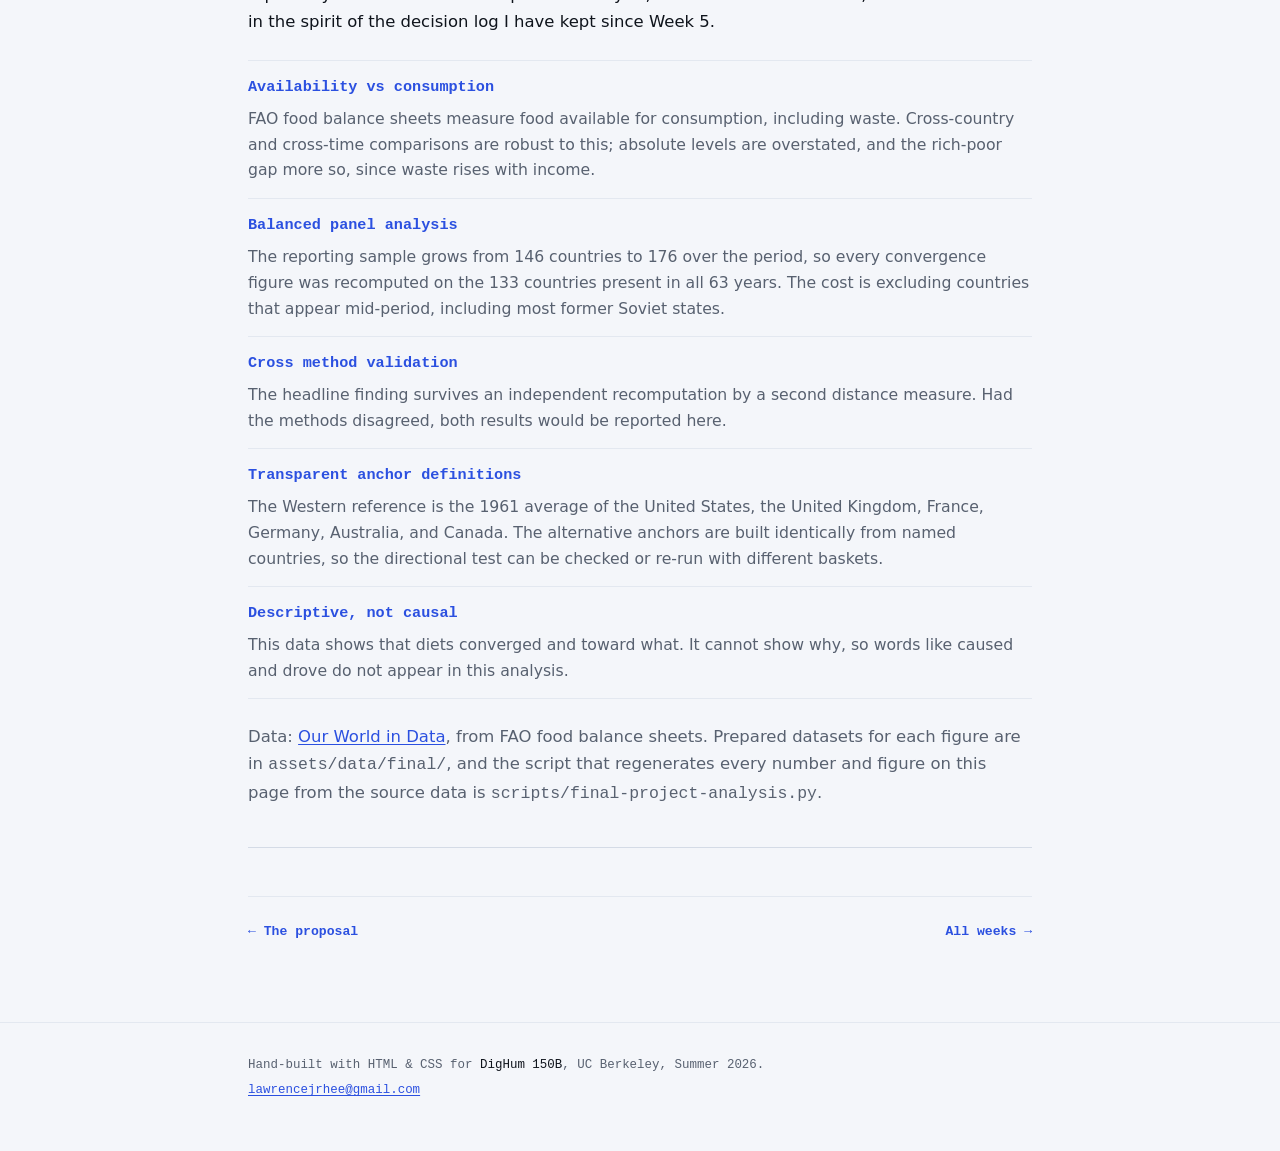
<file: final.html>
<!DOCTYPE html>
<html lang="en">
<head>
  <meta charset="UTF-8">
  <meta name="viewport" content="width=device-width, initial-scale=1.0">
  <meta name="description" content="Final project for DigHum 150B: sixty years of FAO data show national diets converging on the mid-century Western plate while the calorie gap between countries persists.">
  <title>Final Project · Lawrence Rhee</title>
  <link rel="stylesheet" href="assets/styles.css">
</head>
<body>
  <a class="skip" href="#main">Skip to content</a>

  <header class="site-header">
    <div class="wrap header-inner">
      <a class="brand" href="index.html">Lawrence Rhee</a>
      <nav aria-label="Site">
        <a href="index.html">Home</a>
        <a href="weeks/week2.html">Week 2</a>
        <a href="weeks/week3.html">Week 3</a>
        <a href="weeks/week4.html">Week 4</a>
        <a href="weeks/week5.html">Week 5</a>
        <a href="final.html" aria-current="page">Final Project</a>
      </nav>
    </div>
  </header>

  <main id="main">
    <article class="post wrap">
      <header class="post-header centered">
        <p class="kicker">Final Project · DigHum 150B · Due August 16, 2026</p>
        <h1>One Plate, Unequal Portions</h1>
      </header>

      <dl class="meta">
        <dt>Question</dt>
        <dd>Is the world converging on a single way of eating, and if so, whose?</dd>
        <dt>Data</dt>
        <dd>FAO food balance sheets, 244 entities, 1961 to 2023</dd>
        <dt>Proposal</dt>
        <dd><a href="final-project.html">Read the research proposal</a></dd>
      </dl>

      <h2>The answer, in one paragraph</h2>
      <p>
        Since 1961, national diets have steadily become more alike, and they
        have not converged on a neutral average. They have moved toward the
        plate that wealthy Western countries were already eating in 1961, heavy
        in oils, sugar, meat, and dairy, and nearly empty of pulses. At the same
        time, the gap in how much food people actually have has narrowed far
        less: the best fed country had three times the daily calorie supply of
        the worst fed in 1961, and still has more than twice as much today.
        The world increasingly eats one kind of meal, in very unequal portions.
      </p>

      <h2>Twelve plates, then and now</h2>
      <p>
        The clearest way to see the convergence is to look at actual plates.
        Each tile below shows one country's diet as a share of daily calories,
        once in 1961 and once in the most recent year. In 1961 the tiles are
        visibly different countries: staple plants make up more than four
        fifths of the plate in South Korea and China, and roughly two thirds to
        three quarters in Japan, Mexico, Egypt, India, Nigeria, and Senegal,
        while the United States and the United Kingdom already drew well over
        half of their calories from oils, sugar, meat, and dairy. In the bottom
        bars the tiles have visibly moved toward one another, and toward the
        Western pattern.
      </p>

      <figure class="media wide">
        <img id="plates-img" src="assets/images/final-plates.svg?v=8"
             alt="Twelve countries shown as pairs of stacked bars, their diets in 1961 and the most recent year, as shares of daily calories. Every segment is numbered, and a bracket under each bar sums the oils, sugar, meat and dairy segments into that plate's Western pattern share: 64 for the United States in 1961 and 65 now, but rising from 7 to 54 in South Korea and 10 to 33 in China, while Nigeria and Senegal barely move.">
        <figcaption>Dietary composition of twelve countries in 1961 and the
          latest available year. Every segment is numbered with its percent of
          daily calories, and the bracket under each bar sums the oils, sugar,
          meat and dairy segments into that plate's Western pattern share:
          South Korea climbs from 7 to 54, the largest shift in the dataset;
          the United States moves only from 64 to 65 because it is the
          destination; Nigeria and Senegal barely move. In a browser, hover
          any segment for its exact share.</figcaption>
      </figure>

      <p>
        The twelve countries were not chosen to flatter the argument. They
        include the destination itself (the United States, the United Kingdom,
        France), the fastest mover in the whole dataset (South Korea, whose
        composition shifted more than any other country with records in both
        1961 and the latest year), large countries that carry most of the world's population
        (China, India, Brazil, Mexico, Egypt, Nigeria), Japan as a wealthy
        non-Western comparison, and Senegal, which changed less than almost
        anyone and shows what resisting the trend looks like.
      </p>

      <h2>Convergence, measured two ways</h2>
      <p>
        Small multiples can be cherry-picked, so the claim needs a measurement
        that uses every country at once. The chart below measures how far
        each country's dietary composition sits from the global average, then
        averages that distance: it falls about 23 percent between 1961 and 2023
        on the balanced panel of 133 countries present in every year. Because a
        single method can produce an artifact, the same question was recomputed
        with a second, independent measure, the average pairwise cosine distance
        between every pair of country profiles. It falls 29 percent. Both
        methods, applied to a panel where no country enters or leaves, agree:
        the world's diets are genuinely becoming more alike, steadily across
        the whole period. The one visible break, a step near 2010, is an FAO
        methodology revision rather than a change in eating, and it is noted
        on the charts.
      </p>

      <figure class="media wide">
        <div class="flourish-embed flourish-chart" data-src="visualisation/29872820"><script src="https://public.flourish.studio/resources/embed.js"></script><noscript><img src="https://public.flourish.studio/visualisation/29872820/thumbnail" width="100%" alt="Line chart of dietary dissimilarity between countries from 1961 to 2023, falling steadily by two independent measures shown as three series." /></noscript></div>
        <figcaption>Dietary dissimilarity between countries, 1961 to 2023, built
          in Flourish: two independent measures shown as three series, the
          distance method on all countries and on the balanced panel, plus the
          cosine method. The two measures track each other, and the balanced
          panel rules out changes in which countries report. Interactive: hover
          a line for the value in any year.</figcaption>
      </figure>

      <p>
        The direction of the convergence was tested rather than assumed. Against
        a reference profile built from what six wealthy Western countries ate in
        1961, the average distance of the 133 panel countries falls 30
        percent. Against
        three alternative anchors built the same way from 1961 South Asian, East
        Asian, and West African plates, distance rises 15 percent, rises 14
        percent, and stays flat. The world moved toward one plate and away from
        the others. That asymmetry is what justifies saying the convergence has
        a direction, and it is the part of this project I could not have
        asserted before running the numbers.
      </p>

      <figure class="media wide">
        <img src="assets/images/final-anchors.svg?v=2"
             alt="Line chart from 1961 to 2023 of the average distance between the diets of 133 countries and four reference plates fixed at their 1961 composition. Distance to the Western plate falls 30 percent, the only line that falls substantially. Distance to the South Asian and East Asian plates rises about 15 percent and distance to the West African plate stays flat. The world moved toward one plate and away from the others.">
        <figcaption>The directional test. Each line is the average distance
          between the world's diets and one plate frozen at its 1961
          composition. Only the Western line falls. General convergence would
          pull every line down; movement toward one anchor and away from the
          others is what makes the direction a finding rather than an
          artifact.</figcaption>
      </figure>

      <h2>The unequal portion</h2>
      <p>
        The chart below is the necessary correction to the story above, and
        the reason this page is not titled "the world now eats alike." In 1961
        the best fed country had 3.0 times the daily calorie supply of the
        worst fed; in 2023 the ratio was still 2.2. Composition converged far
        faster than quantity. And because these figures measure food supplied
        rather than food eaten, and waste rises with income, the true gap in
        consumption is somewhat smaller than the supply gap shown, a caveat
        printed on the chart itself rather than hidden here.
      </p>

      <figure class="media wide">
        <img src="assets/images/final-calorie-gap.svg?v=4"
             alt="Chart of daily calorie supply from 1961 to 2023 showing the best fed and worst fed country in each year. In 1961 the extremes were Jordan at 4,064 calories and Burkina Faso at 1,339, a ratio of 3.0 to 1. In 2023 they were the United States at 3,947 and Yemen at 1,811, a ratio of 2.2 to 1. The band between the lines narrows slowly but never closes.">
        <figcaption>Daily calorie supply of the highest and lowest country in
          each year. The countries at the extremes rotate, from Jordan and
          Burkina Faso in 1961 to the United States and Yemen in 2023, but the
          band between them narrows slowly and never closes: diets converge in
          kind while the gap in quantity persists.</figcaption>
      </figure>

      <h2>Why this is a humanities question</h2>
      <p>
        A cuisine is an inheritance of dishes, techniques, and agricultural
        practice, and this data records its erosion at global scale. When
        pulses fall by a quarter of their share worldwide, what recedes is not
        a nutrient but dal, frijoles, and shiro, and the fields and knowledge
        that produced them. Barry Popkin's nutrition transition names the
        mechanism; what the visualization adds is the directional claim that
        the transition has a destination, and that the destination is a
        specific, datable cultural pattern rather than modernity in the
        abstract. Ten commodity groups cannot see dishes, so convergence in
        composition is a floor on cultural convergence, not a ceiling: two
        countries can share macro-shares and still cook differently. The claim
        here is the measurable one.
      </p>

      <h2>Method, choices, and their costs</h2>
      <p>
        Every number on this page can be regenerated from the data files
        published in this site's repository. The choices that shaped the
        analysis, and what each one costs, are recorded here in the spirit of
        the decision log I have kept since Week 5.
      </p>

      <ul class="concept-list">
        <li>
          <span class="term">Availability vs consumption</span>
          <p>FAO food balance sheets measure food available for consumption,
             including waste. Cross-country and cross-time comparisons are
             robust to this; absolute levels are overstated, and the rich-poor
             gap more so, since waste rises with income.</p>
        </li>
        <li>
          <span class="term">Balanced panel analysis</span>
          <p>The reporting sample grows from 146 countries to 176 over the
             period, so every convergence figure was recomputed on the 133
             countries present in all 63 years. The cost is excluding countries
             that appear mid-period, including most former Soviet states.</p>
        </li>
        <li>
          <span class="term">Cross method validation</span>
          <p>The headline finding survives an independent recomputation by a
             second distance measure. Had the methods disagreed, both results
             would be reported here.</p>
        </li>
        <li>
          <span class="term">Transparent anchor definitions</span>
          <p>The Western reference is the 1961 average of the United States,
             the United Kingdom, France, Germany, Australia, and Canada. The
             alternative anchors are built identically from named countries, so
             the directional test can be checked or re-run with different
             baskets.</p>
        </li>
        <li>
          <span class="term">Descriptive, not causal</span>
          <p>This data shows that diets converged and toward what. It cannot
             show why, so words like caused and drove do not appear in this
             analysis.</p>
        </li>
      </ul>

      <p class="muted">
        Data: <a href="https://ourworldindata.org/diet-compositions" target="_blank" rel="noopener">Our
        World in Data</a>, from FAO food balance sheets. Prepared datasets for
        each figure are in <code>assets/data/final/</code>, and the script that
        regenerates every number and figure on this page from the source data
        is <code>scripts/final-project-analysis.py</code>.
      </p>


      <hr>
      <nav class="week-nav" aria-label="Site">
        <a href="final-project.html"><span aria-hidden="true">←</span> The proposal</a>
        <a class="spacer" href="index.html">All weeks <span aria-hidden="true">→</span></a>
      </nav>
    </article>
  </main>

  <footer class="site-footer">
    <div class="wrap">
      <p>Hand-built with HTML &amp; CSS for <em>DigHum 150B</em>, UC Berkeley,
         Summer 2026.</p>
      <p><a href="mailto:lawrencejrhee@gmail.com">lawrencejrhee@gmail.com</a></p>
    </div>
  </footer>
  <script>
  (function () {
    var img = document.getElementById("plates-img");
    if (!img || !window.fetch || !window.DOMParser) return;
    fetch(img.getAttribute("src")).then(function (r) {
      if (!r.ok) throw new Error(r.status);
      return r.text();
    }).then(function (text) {
      var doc = new DOMParser().parseFromString(text, "image/svg+xml");
      var svg = doc.documentElement;
      if (!svg || svg.nodeName !== "svg") return;
      svg.setAttribute("role", "img");
      svg.setAttribute("aria-label", img.getAttribute("alt"));
      svg.style.display = "block";
      svg.style.width = "100%";
      svg.style.height = "auto";
      svg.style.borderRadius = "10px";
      svg.style.border = "1px solid var(--border)";
      img.parentNode.replaceChild(svg, img);
    }).catch(function () { /* static image remains */ });
  })();
  </script>
</body>
</html>
</file>
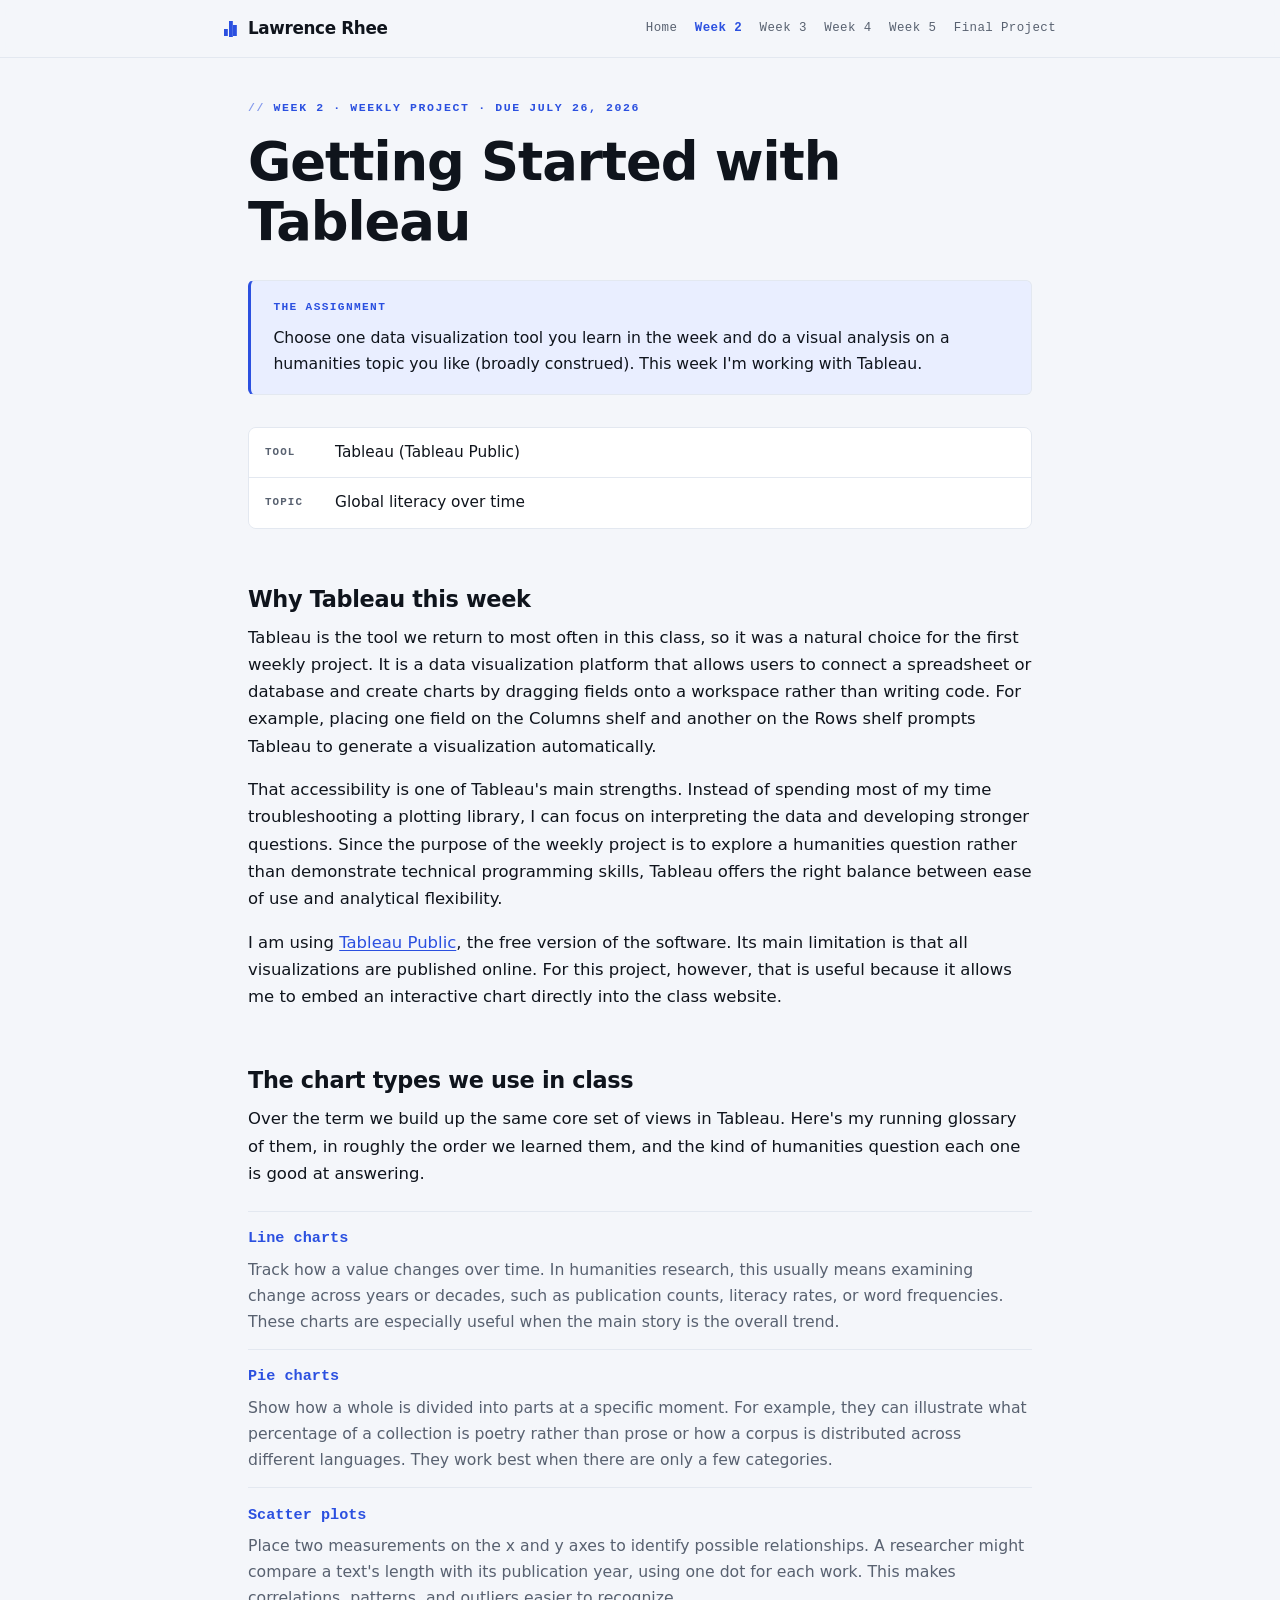
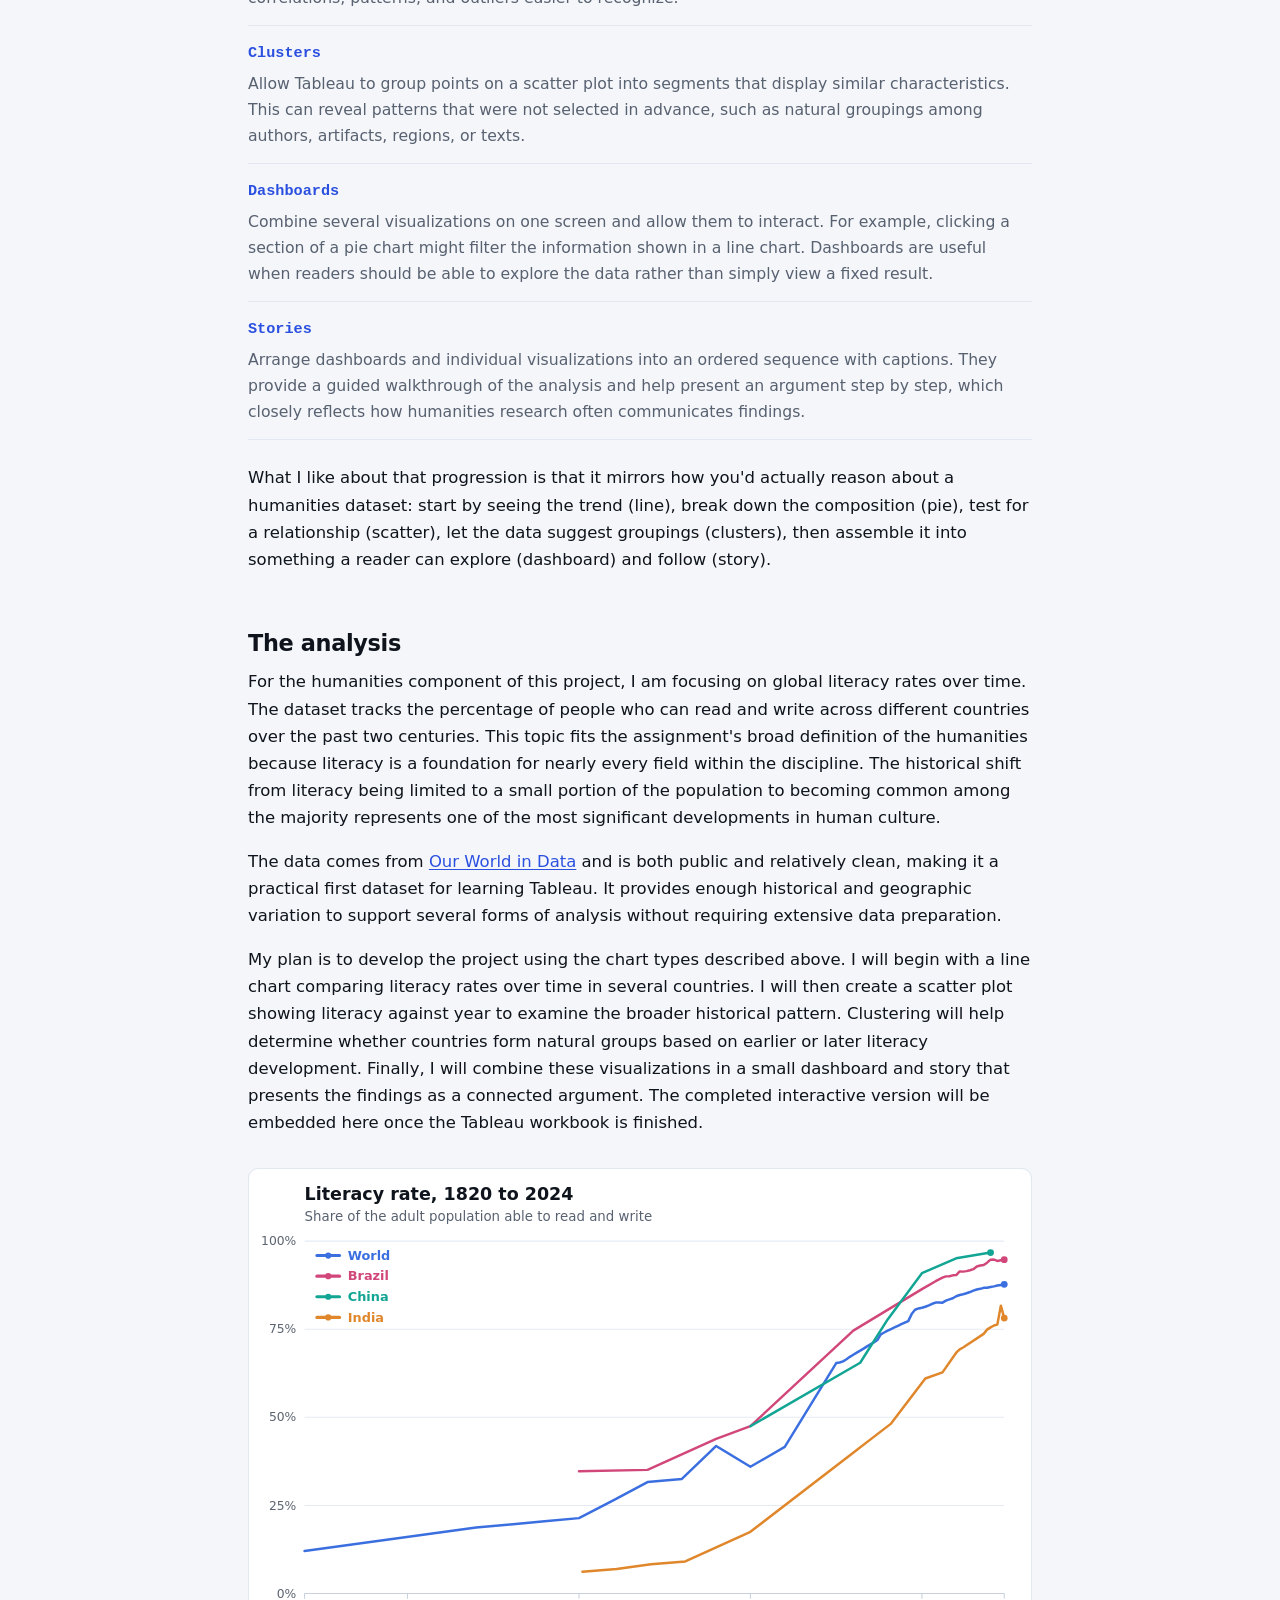
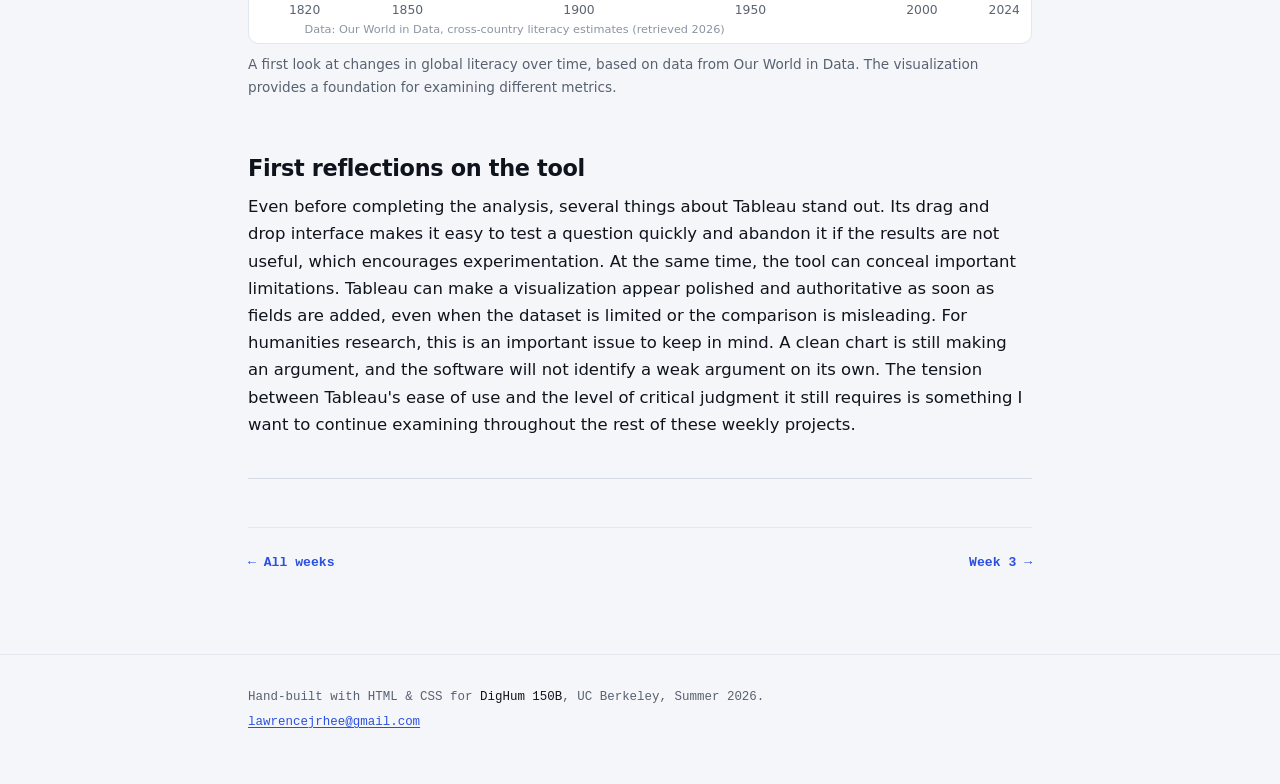
<file: weeks/week2.html>
<!DOCTYPE html>
<html lang="en">
<head>
  <meta charset="UTF-8">
  <meta name="viewport" content="width=device-width, initial-scale=1.0">
  <meta name="description" content="Week 2 of DigHum 150B: Lawrence Rhee introduces Tableau, the data-visualization tool used throughout the class, and sets up a humanities visual analysis.">
  <title>Week 2: Tableau · Lawrence Rhee</title>
  <link rel="stylesheet" href="../assets/styles.css">
</head>
<body>
  <a class="skip" href="#main">Skip to content</a>

  <header class="site-header">
    <div class="wrap header-inner">
      <a class="brand" href="../index.html">Lawrence Rhee</a>
      <nav aria-label="Site">
        <a href="../index.html">Home</a>
        <a href="week2.html" aria-current="page">Week 2</a>
        <a href="week3.html">Week 3</a>
        <a href="week4.html">Week 4</a>
        <a href="week5.html">Week 5</a>
        <a href="../final.html">Final Project</a>
      </nav>
    </div>
  </header>

  <main id="main">
    <article class="post wrap">
      <header class="post-header">
        <p class="kicker">Week 2 · Weekly Project · Due July 26, 2026</p>
        <h1>Getting Started with Tableau</h1>
      </header>

      <aside class="prompt">
        <p class="prompt-label">The assignment</p>
        <p>Choose one data visualization tool you learn in the week and do a
           visual analysis on a humanities topic you like (broadly construed).
           This week I'm working with Tableau.</p>
      </aside>

      <dl class="meta">
        <dt>Tool</dt>
        <dd>Tableau (Tableau Public)</dd>
        <dt>Topic</dt>
        <dd>Global literacy over time</dd>
      </dl>

      <h2>Why Tableau this week</h2>
      <p>
        Tableau is the tool we return to most often in this class, so it was a
        natural choice for the first weekly project. It is a data visualization
        platform that allows users to connect a spreadsheet or database and
        create charts by dragging fields onto a workspace rather than writing
        code. For example, placing one field on the Columns shelf and another on
        the Rows shelf prompts Tableau to generate a visualization
        automatically.
      </p>

      <p>
        That accessibility is one of Tableau's main strengths. Instead of
        spending most of my time troubleshooting a plotting library, I can focus
        on interpreting the data and developing stronger questions. Since the
        purpose of the weekly project is to explore a humanities question rather
        than demonstrate technical programming skills, Tableau offers the right
        balance between ease of use and analytical flexibility.
      </p>

      <p>
        I am using <a href="https://public.tableau.com/" target="_blank" rel="noopener">Tableau
        Public</a>, the free version of the software. Its main limitation is that
        all visualizations are published online. For this project, however, that
        is useful because it allows me to embed an interactive chart directly
        into the class website.
      </p>

      <h2>The chart types we use in class</h2>
      <p>
        Over the term we build up the same core set of views in Tableau. Here's
        my running glossary of them, in roughly the order we learned them, and
        the kind of humanities question each one is good at answering.
      </p>

      <ul class="concept-list">
        <li>
          <span class="term">Line charts</span>
          <p>Track how a value changes over time. In humanities research, this
             usually means examining change across years or decades, such as
             publication counts, literacy rates, or word frequencies. These
             charts are especially useful when the main story is the overall
             trend.</p>
        </li>
        <li>
          <span class="term">Pie charts</span>
          <p>Show how a whole is divided into parts at a specific moment. For
             example, they can illustrate what percentage of a collection is
             poetry rather than prose or how a corpus is distributed across
             different languages. They work best when there are only a few
             categories.</p>
        </li>
        <li>
          <span class="term">Scatter plots</span>
          <p>Place two measurements on the x and y axes to identify possible
             relationships. A researcher might compare a text's length with its
             publication year, using one dot for each work. This makes
             correlations, patterns, and outliers easier to recognize.</p>
        </li>
        <li>
          <span class="term">Clusters</span>
          <p>Allow Tableau to group points on a scatter plot into segments that
             display similar characteristics. This can reveal patterns that were
             not selected in advance, such as natural groupings among authors,
             artifacts, regions, or texts.</p>
        </li>
        <li>
          <span class="term">Dashboards</span>
          <p>Combine several visualizations on one screen and allow them to
             interact. For example, clicking a section of a pie chart might
             filter the information shown in a line chart. Dashboards are useful
             when readers should be able to explore the data rather than simply
             view a fixed result.</p>
        </li>
        <li>
          <span class="term">Stories</span>
          <p>Arrange dashboards and individual visualizations into an ordered
             sequence with captions. They provide a guided walkthrough of the
             analysis and help present an argument step by step, which closely
             reflects how humanities research often communicates findings.</p>
        </li>
      </ul>

      <p>
        What I like about that progression is that it mirrors how you'd actually
        reason about a humanities dataset: start by seeing the trend (line),
        break down the composition (pie), test for a relationship (scatter),
        let the data suggest groupings (clusters), then assemble it into
        something a reader can explore (dashboard) and follow (story).
      </p>

      <h2>The analysis</h2>
      <p>
        For the humanities component of this project, I am focusing on global
        literacy rates over time. The dataset tracks the percentage of people
        who can read and write across different countries over the past two
        centuries. This topic fits the assignment's broad definition of the
        humanities because literacy is a foundation for nearly every field
        within the discipline. The historical shift from literacy being limited
        to a small portion of the population to becoming common among the
        majority represents one of the most significant developments in human
        culture.
      </p>

      <p>
        The data comes from <a href="https://ourworldindata.org/literacy" target="_blank" rel="noopener">Our
        World in Data</a> and is both public and relatively clean, making it a
        practical first dataset for learning Tableau. It provides enough
        historical and geographic variation to support several forms of analysis
        without requiring extensive data preparation.
      </p>

      <p>
        My plan is to develop the project using the chart types described above.
        I will begin with a line chart comparing literacy rates over time in
        several countries. I will then create a scatter plot showing literacy
        against year to examine the broader historical pattern. Clustering will
        help determine whether countries form natural groups based on earlier or
        later literacy development. Finally, I will combine these visualizations
        in a small dashboard and story that presents the findings as a connected
        argument. The completed interactive version will be embedded here once
        the Tableau workbook is finished.
      </p>

      <figure class="media">
        <!-- Starting point: a static chart built from the Our World in Data
             figures (data saved in assets/data/cross-country-literacy.csv).
             To swap in your own interactive Tableau viz later, publish the
             workbook to Tableau Public, then Share → Embed Code and replace
             this <img> with the <iframe>, e.g.:
             <iframe src="https://public.tableau.com/views/WORKBOOK/SHEET?:embed=y&:showVizHome=no"
                     title="Global literacy over time" allowfullscreen loading="lazy"></iframe>
        -->
        <img src="../assets/images/literacy-line.svg"
             alt="Line chart of literacy rates from 1820 to 2024 for the World, Brazil, China, and India. All climb steeply toward near-universal literacy: the World from about 12% in 1820 to 88% in 2024, India from about 6% in 1901 to 78%, China from about 48% in 1950 to 97%, and Brazil from about 35% in 1900 to 95%.">
        <figcaption>A first look at changes in global literacy over time, based
          on data from Our World in Data. The visualization provides a
          foundation for examining different metrics.</figcaption>
      </figure>

      <h2>First reflections on the tool</h2>
      <p>
        Even before completing the analysis, several things about Tableau stand
        out. Its drag and drop interface makes it easy to test a question
        quickly and abandon it if the results are not useful, which encourages
        experimentation. At the same time, the tool can conceal important
        limitations. Tableau can make a visualization appear polished and
        authoritative as soon as fields are added, even when the dataset is
        limited or the comparison is misleading. For humanities research, this
        is an important issue to keep in mind. A clean chart is still making an
        argument, and the software will not identify a weak argument on its own.
        The tension between Tableau's ease of use and the level of critical
        judgment it still requires is something I want to continue examining
        throughout the rest of these weekly projects.
      </p>

      <hr>
      <nav class="week-nav" aria-label="Between weeks">
        <a href="../index.html"><span aria-hidden="true">←</span> All weeks</a>
        <a class="spacer" href="week3.html">Week 3 <span aria-hidden="true">→</span></a>
      </nav>
    </article>
  </main>

  <footer class="site-footer">
    <div class="wrap">
      <p>Hand-built with HTML &amp; CSS for <em>DigHum 150B</em>, UC Berkeley,
         Summer 2026.</p>
      <p><a href="mailto:lawrencejrhee@gmail.com">lawrencejrhee@gmail.com</a></p>
    </div>
  </footer>
</body>
</html>
</file>
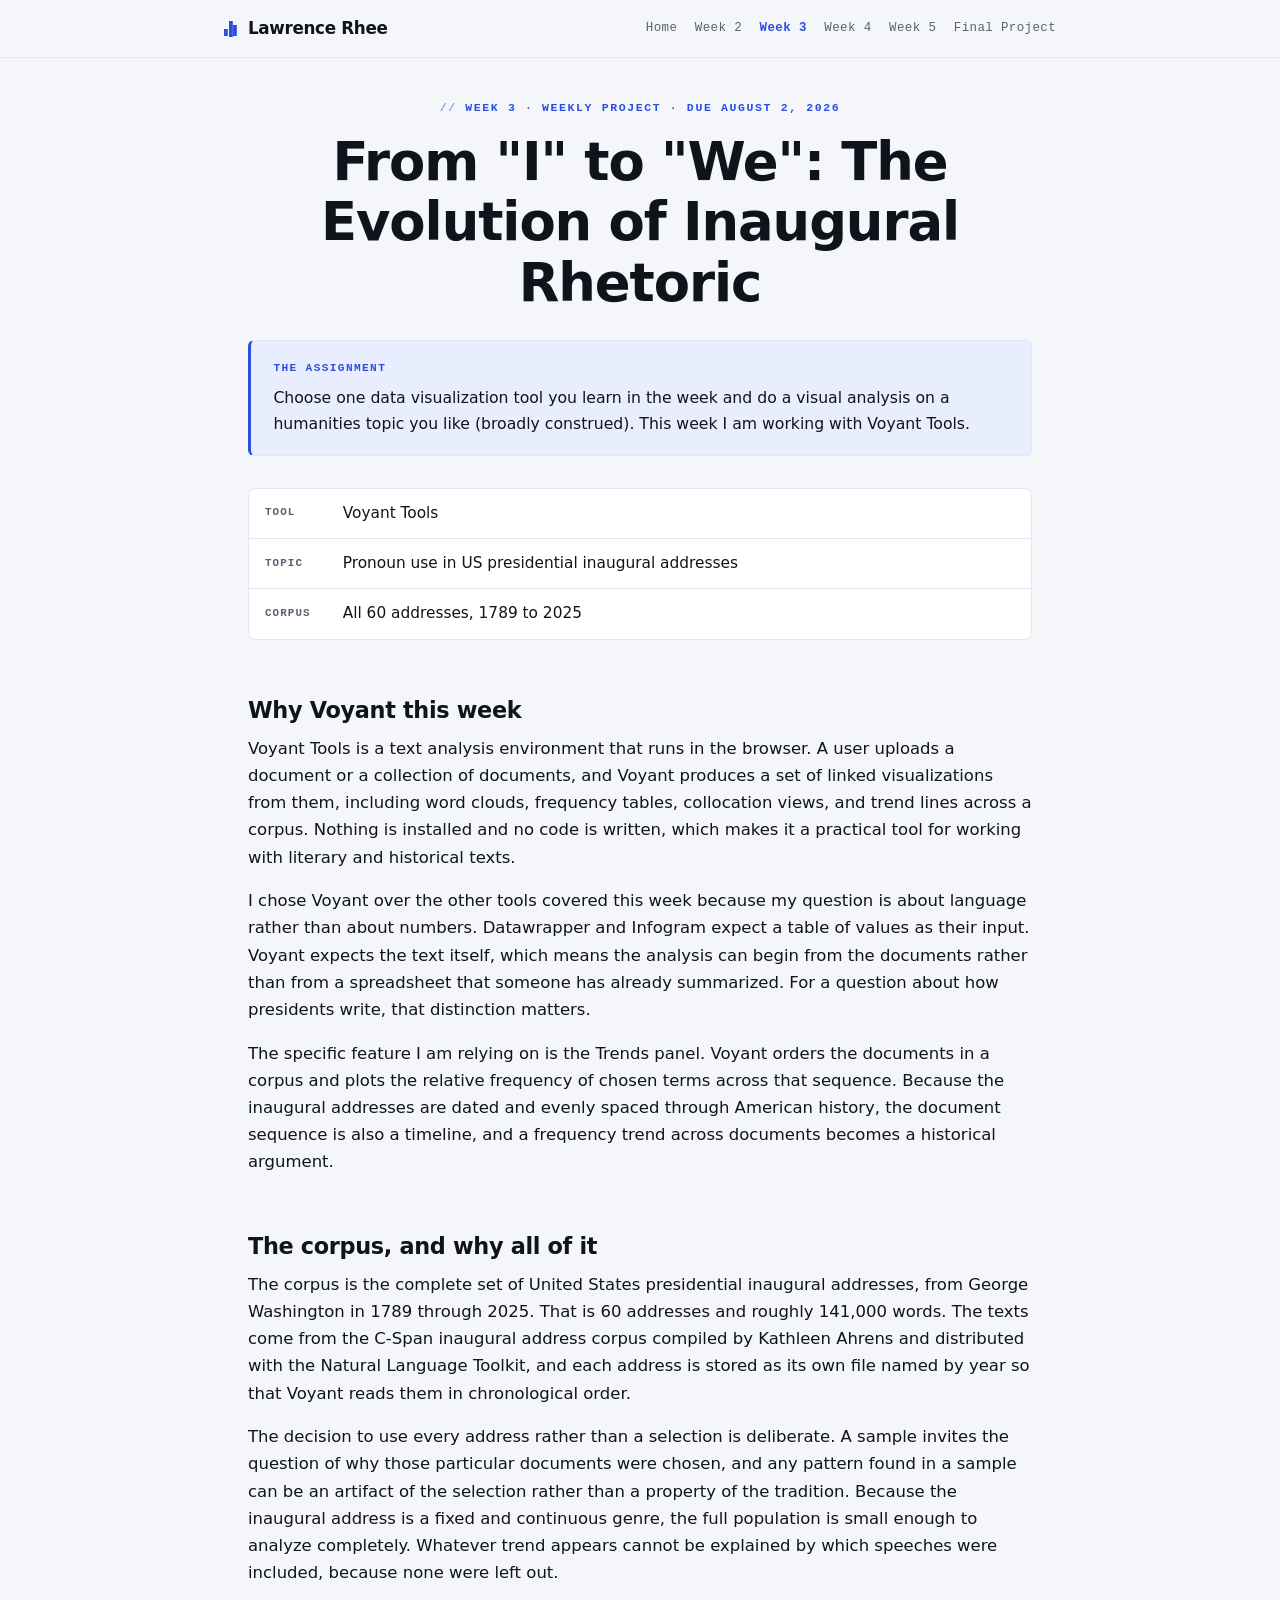
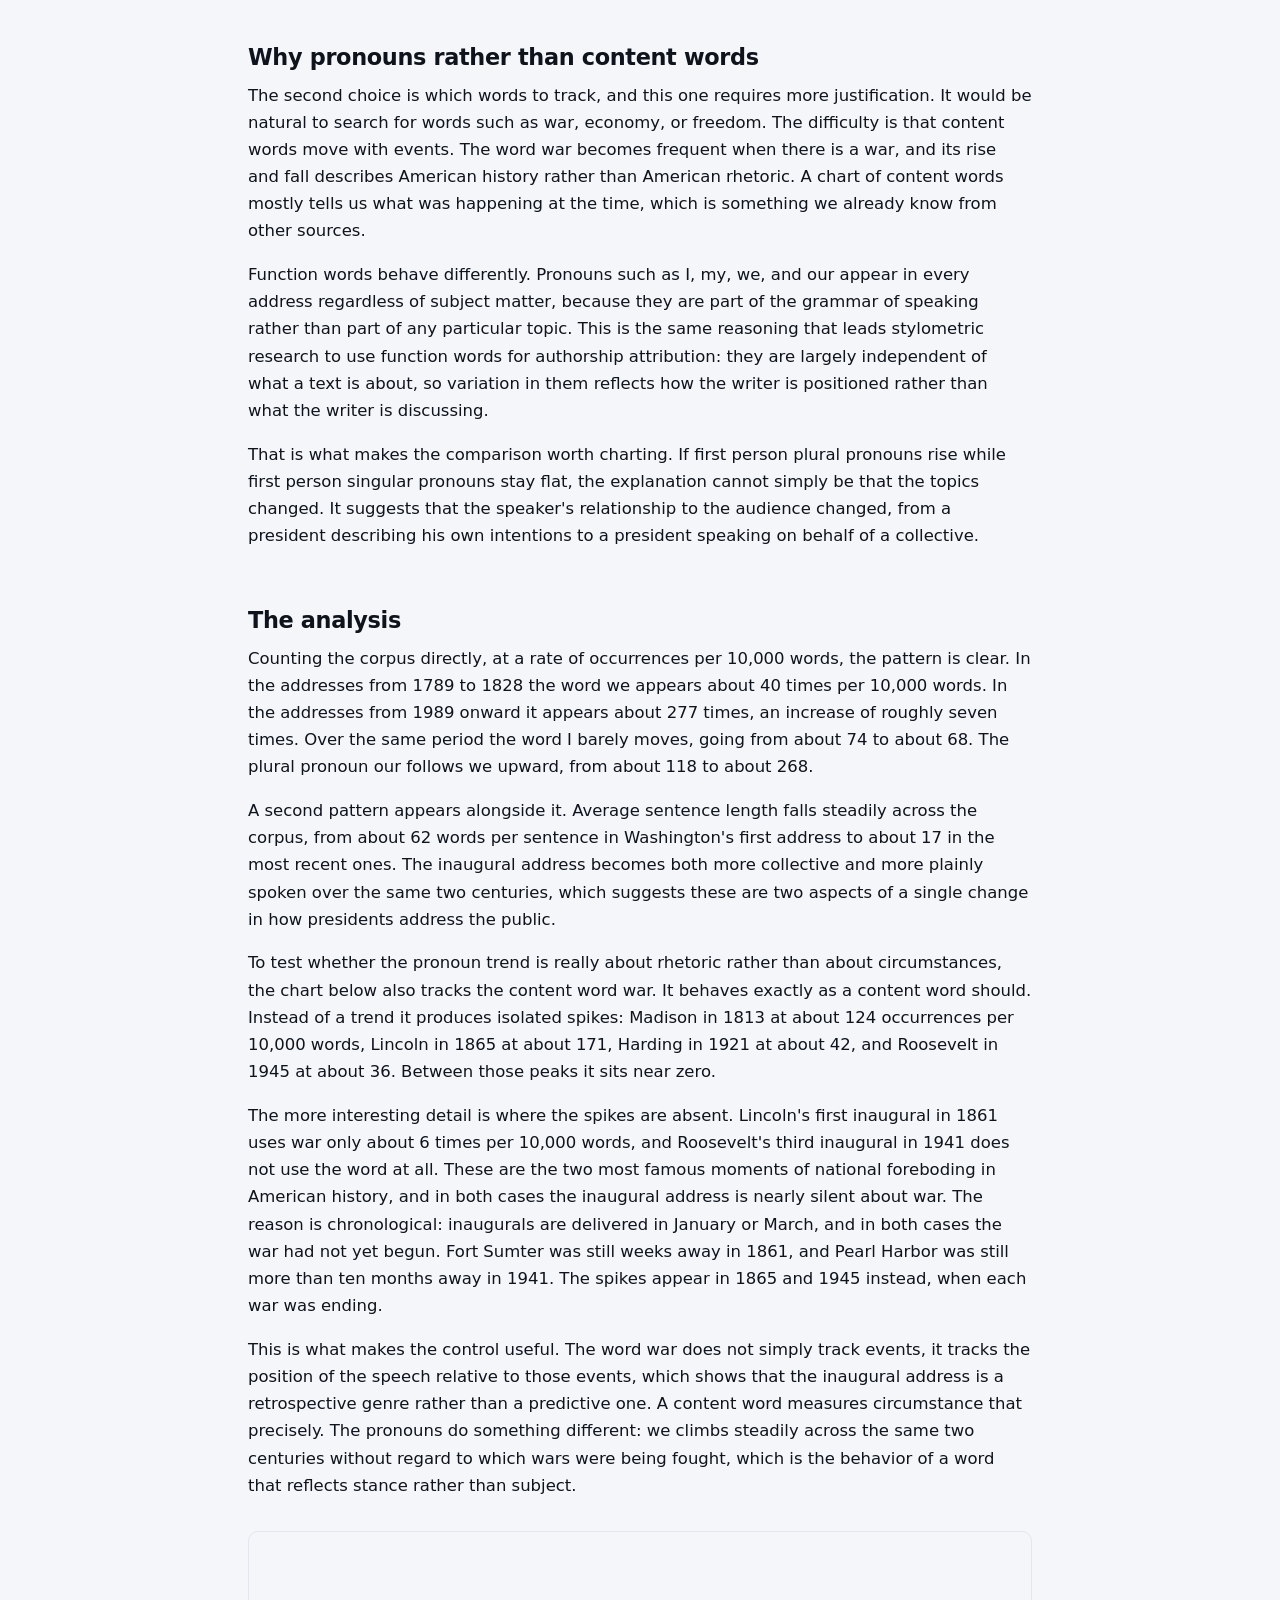
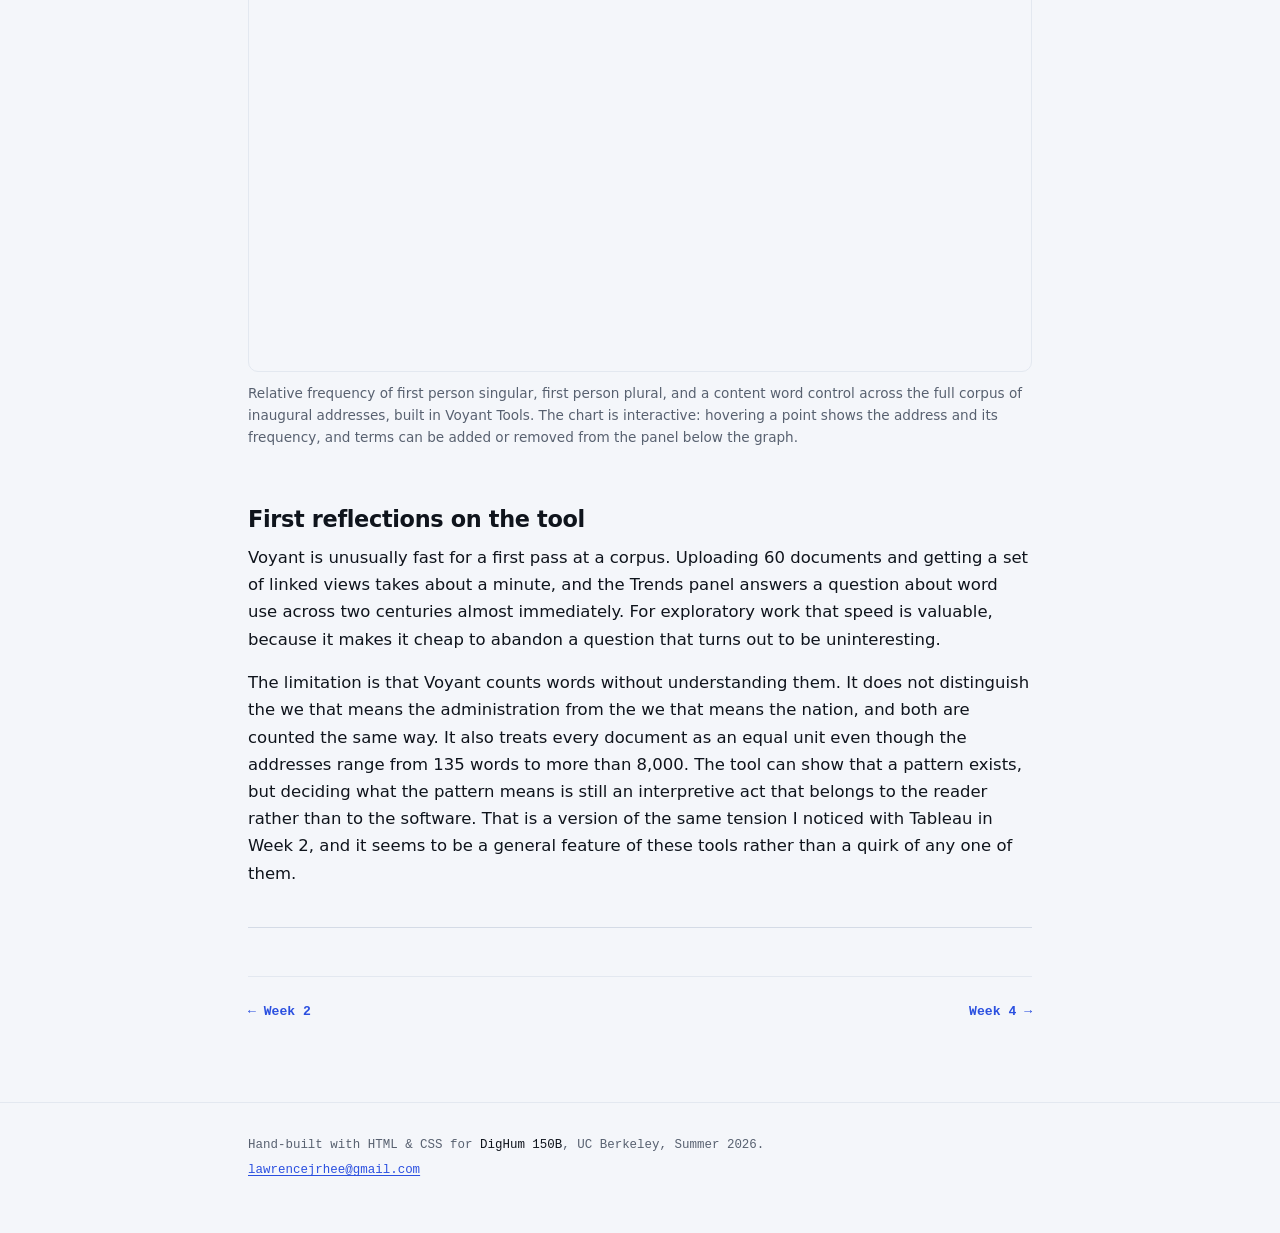
<file: weeks/week3.html>
<!DOCTYPE html>
<html lang="en">
<head>
  <meta charset="UTF-8">
  <meta name="viewport" content="width=device-width, initial-scale=1.0">
  <meta name="description" content="Week 3 of DigHum 150B: Lawrence Rhee uses Voyant Tools to trace the shift from I to we across 60 US presidential inaugural addresses, 1789 to 2025.">
  <title>Week 3: Voyant · Lawrence Rhee</title>
  <link rel="stylesheet" href="../assets/styles.css">
</head>
<body>
  <a class="skip" href="#main">Skip to content</a>

  <header class="site-header">
    <div class="wrap header-inner">
      <a class="brand" href="../index.html">Lawrence Rhee</a>
      <nav aria-label="Site">
        <a href="../index.html">Home</a>
        <a href="week2.html">Week 2</a>
        <a href="week3.html" aria-current="page">Week 3</a>
        <a href="week4.html">Week 4</a>
        <a href="week5.html">Week 5</a>
        <a href="../final.html">Final Project</a>
      </nav>
    </div>
  </header>

  <main id="main">
    <article class="post wrap">
      <header class="post-header centered">
        <p class="kicker">Week 3 · Weekly Project · Due August 2, 2026</p>
        <h1>From "I" to "We": The Evolution of Inaugural Rhetoric</h1>
      </header>

      <aside class="prompt">
        <p class="prompt-label">The assignment</p>
        <p>Choose one data visualization tool you learn in the week and do a
           visual analysis on a humanities topic you like (broadly construed).
           This week I am working with Voyant Tools.</p>
      </aside>

      <dl class="meta">
        <dt>Tool</dt>
        <dd>Voyant Tools</dd>
        <dt>Topic</dt>
        <dd>Pronoun use in US presidential inaugural addresses</dd>
        <dt>Corpus</dt>
        <dd>All 60 addresses, 1789 to 2025</dd>
      </dl>

      <h2>Why Voyant this week</h2>
      <p>
        Voyant Tools is a text analysis environment that runs in the browser. A
        user uploads a document or a collection of documents, and Voyant
        produces a set of linked visualizations from them, including word
        clouds, frequency tables, collocation views, and trend lines across a
        corpus. Nothing is installed and no code is written, which makes it a
        practical tool for working with literary and historical texts.
      </p>

      <p>
        I chose Voyant over the other tools covered this week because my
        question is about language rather than about numbers. Datawrapper and
        Infogram expect a table of values as their input. Voyant expects the
        text itself, which means the analysis can begin from the documents
        rather than from a spreadsheet that someone has already summarized. For
        a question about how presidents write, that distinction matters.
      </p>

      <p>
        The specific feature I am relying on is the Trends panel. Voyant orders
        the documents in a corpus and plots the relative frequency of chosen
        terms across that sequence. Because the inaugural addresses are dated
        and evenly spaced through American history, the document sequence is
        also a timeline, and a frequency trend across documents becomes a
        historical argument.
      </p>

      <h2>The corpus, and why all of it</h2>
      <p>
        The corpus is the complete set of United States presidential inaugural
        addresses, from George Washington in 1789 through 2025. That is 60
        addresses and roughly 141,000 words. The texts come from the C-Span
        inaugural address corpus compiled by Kathleen Ahrens and distributed
        with the Natural Language Toolkit, and each address is stored as its own
        file named by year so that Voyant reads them in chronological order.
      </p>

      <p>
        The decision to use every address rather than a selection is deliberate.
        A sample invites the question of why those particular documents were
        chosen, and any pattern found in a sample can be an artifact of the
        selection rather than a property of the tradition. Because the inaugural
        address is a fixed and continuous genre, the full population is small
        enough to analyze completely. Whatever trend appears cannot be explained
        by which speeches were included, because none were left out.
      </p>

      <h2>Why pronouns rather than content words</h2>
      <p>
        The second choice is which words to track, and this one requires more
        justification. It would be natural to search for words such as war,
        economy, or freedom. The difficulty is that content words move with
        events. The word war becomes frequent when there is a war, and its rise
        and fall describes American history rather than American rhetoric. A
        chart of content words mostly tells us what was happening at the time,
        which is something we already know from other sources.
      </p>

      <p>
        Function words behave differently. Pronouns such as I, my, we, and our
        appear in every address regardless of subject matter, because they are
        part of the grammar of speaking rather than part of any particular
        topic. This is the same reasoning that leads stylometric research to use
        function words for authorship attribution: they are largely independent
        of what a text is about, so variation in them reflects how the writer is
        positioned rather than what the writer is discussing.
      </p>

      <p>
        That is what makes the comparison worth charting. If first person plural
        pronouns rise while first person singular pronouns stay flat, the
        explanation cannot simply be that the topics changed. It suggests that
        the speaker's relationship to the audience changed, from a president
        describing his own intentions to a president speaking on behalf of a
        collective.
      </p>

      <h2>The analysis</h2>
      <p>
        Counting the corpus directly, at a rate of occurrences per 10,000 words,
        the pattern is clear. In the addresses from 1789 to 1828 the word we
        appears about 40 times per 10,000 words. In the addresses from 1989
        onward it appears about 277 times, an increase of roughly seven times.
        Over the same period the word I barely moves, going from about 74 to
        about 68. The plural pronoun our follows we upward, from about 118 to
        about 268.
      </p>

      <p>
        A second pattern appears alongside it. Average sentence length falls
        steadily across the corpus, from about 62 words per sentence in
        Washington's first address to about 17 in the most recent ones. The
        inaugural address becomes both more collective and more plainly spoken
        over the same two centuries, which suggests these are two aspects of a
        single change in how presidents address the public.
      </p>

      <p>
        To test whether the pronoun trend is really about rhetoric rather than
        about circumstances, the chart below also tracks the content word war.
        It behaves exactly as a content word should. Instead of a trend it
        produces isolated spikes: Madison in 1813 at about 124 occurrences per
        10,000 words, Lincoln in 1865 at about 171, Harding in 1921 at about 42,
        and Roosevelt in 1945 at about 36. Between those peaks it sits near
        zero.
      </p>

      <p>
        The more interesting detail is where the spikes are absent. Lincoln's
        first inaugural in 1861 uses war only about 6 times per 10,000 words,
        and Roosevelt's third inaugural in 1941 does not use the word at all.
        These are the two most famous moments of national foreboding in American
        history, and in both cases the inaugural address is nearly silent about
        war. The reason is chronological: inaugurals are delivered in January or
        March, and in both cases the war had not yet begun. Fort Sumter was
        still weeks away in 1861, and Pearl Harbor was still more than ten
        months away in 1941. The spikes appear in 1865 and 1945 instead, when each war was
        ending.
      </p>

      <p>
        This is what makes the control useful. The word war does not simply
        track events, it tracks the position of the speech relative to those
        events, which shows that the inaugural address is a retrospective genre
        rather than a predictive one. A content word measures circumstance that
        precisely. The pronouns do something different: we climbs steadily
        across the same two centuries without regard to which wars were being
        fought, which is the behavior of a word that reflects stance rather than
        subject.
      </p>

      <figure class="media">
        <iframe src="https://voyant.lincsproject.ca/tool/Trends/?corpus=1db87be0d9f3674a3ce1e2d9216a2af0&amp;query=we&amp;query=i&amp;query=war&amp;stopList=none&amp;docIndex=0,1,2,3,4,5,6,7,8,9,10,11,12,13,14,15,16,17,18,19,20,21,22,23,24,25,26,27,28,29,30,31,32,33,34,35,36,37,38,39,40,41,42,43,44,45,46,47,48,49,50,51,52,53,54,55,56,57,58,59"
                title="Voyant Trends: relative frequency of we, I, and war across 60 US presidential inaugural addresses, 1789 to 2025"
                allowfullscreen loading="lazy"></iframe>
        <figcaption>Relative frequency of first person singular, first person
          plural, and a content word control across the full corpus of
          inaugural addresses, built in Voyant Tools. The chart is interactive:
          hovering a point shows the address and its frequency, and terms can be
          added or removed from the panel below the graph.</figcaption>
      </figure>

      <h2>First reflections on the tool</h2>
      <p>
        Voyant is unusually fast for a first pass at a corpus. Uploading 60
        documents and getting a set of linked views takes about a minute, and
        the Trends panel answers a question about word use across two centuries
        almost immediately. For exploratory work that speed is valuable, because
        it makes it cheap to abandon a question that turns out to be
        uninteresting.
      </p>

      <p>
        The limitation is that Voyant counts words without understanding them.
        It does not distinguish the we that means the administration from the we
        that means the nation, and both are counted the same way. It also treats
        every document as an equal unit even though the addresses range from 135
        words to more than 8,000. The tool can show that a pattern exists, but
        deciding what the pattern means is still an interpretive act that
        belongs to the reader rather than to the software. That is a version of
        the same tension I noticed with Tableau in Week 2, and it seems to be a
        general feature of these tools rather than a quirk of any one of them.
      </p>

      <hr>
      <nav class="week-nav" aria-label="Between weeks">
        <a href="week2.html"><span aria-hidden="true">←</span> Week 2</a>
        <a class="spacer" href="week4.html">Week 4 <span aria-hidden="true">→</span></a>
      </nav>
    </article>
  </main>

  <footer class="site-footer">
    <div class="wrap">
      <p>Hand-built with HTML &amp; CSS for <em>DigHum 150B</em>, UC Berkeley,
         Summer 2026.</p>
      <p><a href="mailto:lawrencejrhee@gmail.com">lawrencejrhee@gmail.com</a></p>
    </div>
  </footer>
</body>
</html>
</file>
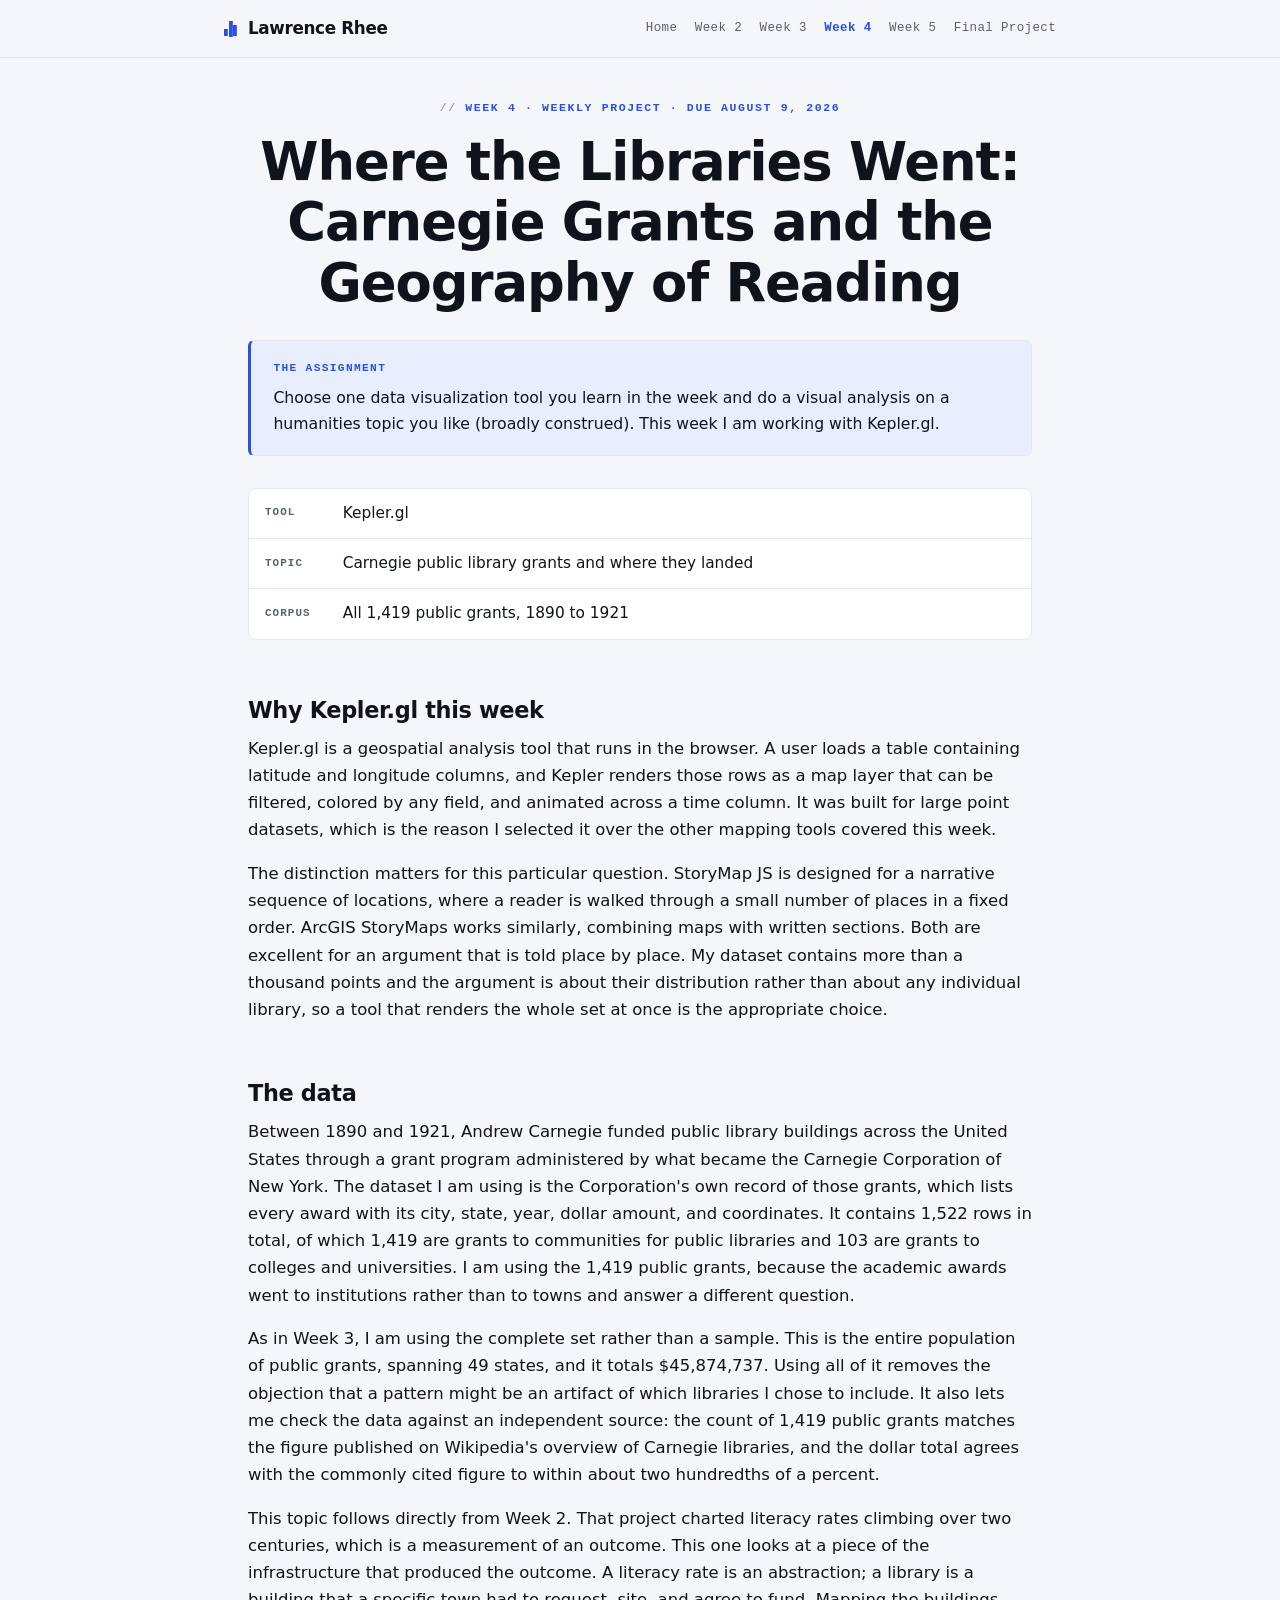
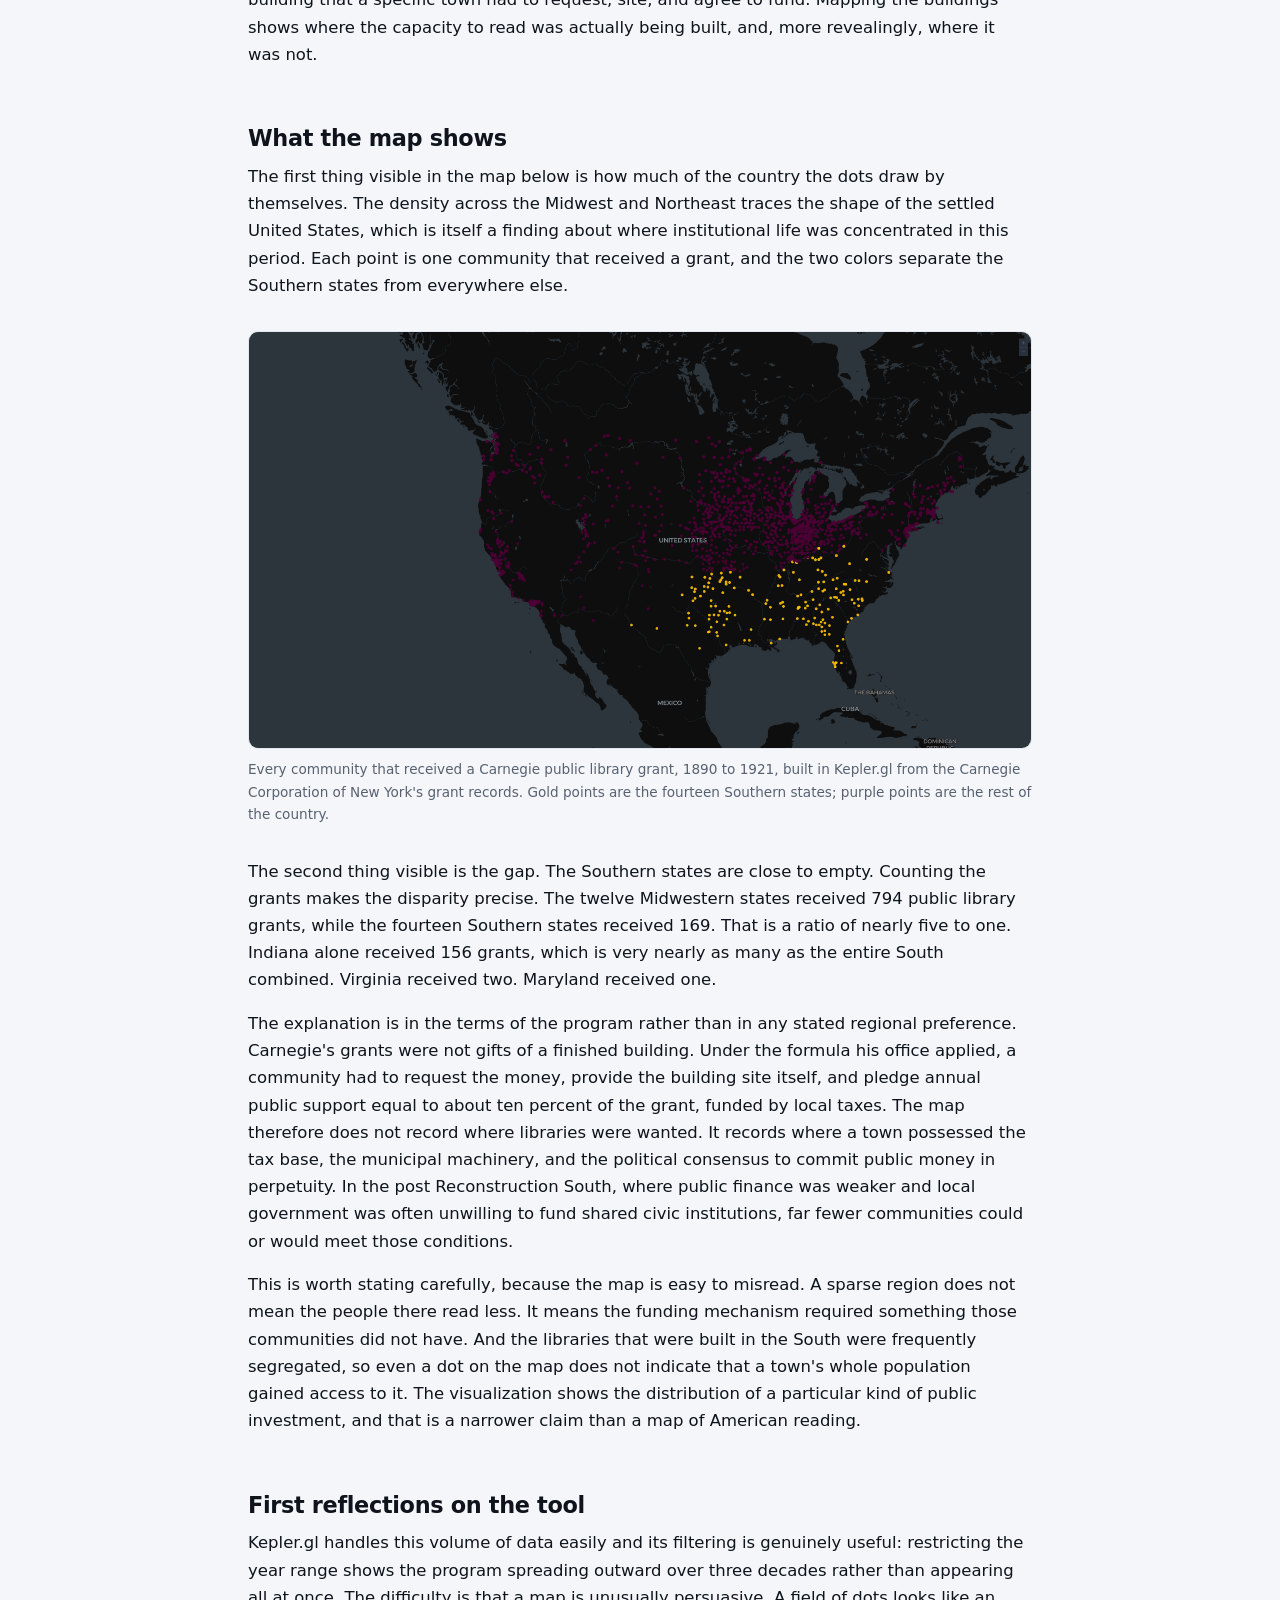
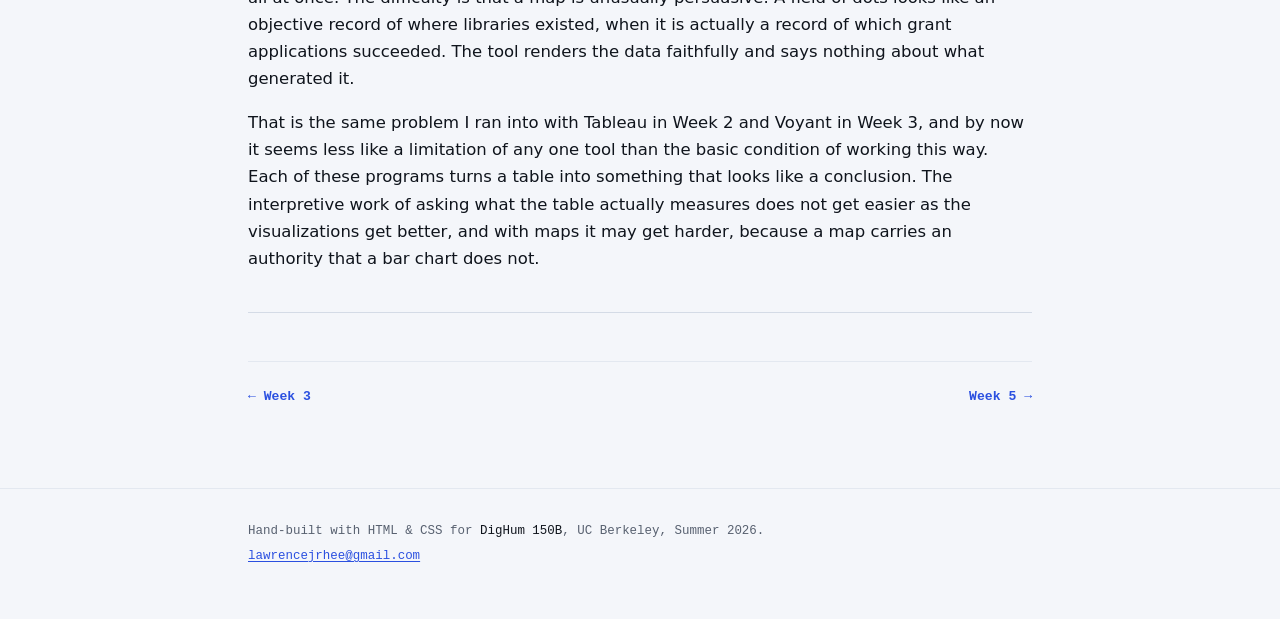
<file: weeks/week4.html>
<!DOCTYPE html>
<html lang="en">
<head>
  <meta charset="UTF-8">
  <meta name="viewport" content="width=device-width, initial-scale=1.0">
  <meta name="description" content="Week 4 of DigHum 150B: Lawrence Rhee maps 1,419 Carnegie public library grants, 1890 to 1921, to show the uneven geography of American reading.">
  <title>Week 4: Kepler.gl · Lawrence Rhee</title>
  <link rel="stylesheet" href="../assets/styles.css">
</head>
<body>
  <a class="skip" href="#main">Skip to content</a>

  <header class="site-header">
    <div class="wrap header-inner">
      <a class="brand" href="../index.html">Lawrence Rhee</a>
      <nav aria-label="Site">
        <a href="../index.html">Home</a>
        <a href="week2.html">Week 2</a>
        <a href="week3.html">Week 3</a>
        <a href="week4.html" aria-current="page">Week 4</a>
        <a href="week5.html">Week 5</a>
        <a href="../final.html">Final Project</a>
      </nav>
    </div>
  </header>

  <main id="main">
    <article class="post wrap">
      <header class="post-header centered">
        <p class="kicker">Week 4 · Weekly Project · Due August 9, 2026</p>
        <h1>Where the Libraries Went: Carnegie Grants and the Geography of Reading</h1>
      </header>

      <aside class="prompt">
        <p class="prompt-label">The assignment</p>
        <p>Choose one data visualization tool you learn in the week and do a
           visual analysis on a humanities topic you like (broadly construed).
           This week I am working with Kepler.gl.</p>
      </aside>

      <dl class="meta">
        <dt>Tool</dt>
        <dd>Kepler.gl</dd>
        <dt>Topic</dt>
        <dd>Carnegie public library grants and where they landed</dd>
        <dt>Corpus</dt>
        <dd>All 1,419 public grants, 1890 to 1921</dd>
      </dl>

      <h2>Why Kepler.gl this week</h2>
      <p>
        Kepler.gl is a geospatial analysis tool that runs in the browser. A user
        loads a table containing latitude and longitude columns, and Kepler
        renders those rows as a map layer that can be filtered, colored by any
        field, and animated across a time column. It was built for large point
        datasets, which is the reason I selected it over the other mapping tools
        covered this week.
      </p>

      <p>
        The distinction matters for this particular question. StoryMap JS is
        designed for a narrative sequence of locations, where a reader is walked
        through a small number of places in a fixed order. ArcGIS StoryMaps
        works similarly, combining maps with written sections. Both are
        excellent for an argument that is told place by place. My dataset
        contains more than a thousand points and the argument is about their
        distribution rather than about any individual library, so a tool that
        renders the whole set at once is the appropriate choice.
      </p>

      <h2>The data</h2>
      <p>
        Between 1890 and 1921, Andrew Carnegie funded public library buildings
        across the United States through a grant program administered by what
        became the Carnegie Corporation of New York. The dataset I am using is
        the Corporation's own record of those grants, which lists every award
        with its city, state, year, dollar amount, and coordinates. It contains
        1,522 rows in total, of which 1,419 are grants to communities for public
        libraries and 103 are grants to colleges and universities. I am using
        the 1,419 public grants, because the academic awards went to
        institutions rather than to towns and answer a different question.
      </p>

      <p>
        As in Week 3, I am using the complete set rather than a sample. This is
        the entire population of public grants, spanning 49 states, and it
        totals $45,874,737. Using all of it removes the objection that a pattern
        might be an artifact of which libraries I chose to include. It also lets
        me check the data against an independent source: the count of 1,419
        public grants matches the figure published on Wikipedia's overview of
        Carnegie libraries, and the dollar total agrees with the commonly cited
        figure to within about two hundredths of a percent.
      </p>

      <p>
        This topic follows directly from Week 2. That project charted literacy
        rates climbing over two centuries, which is a measurement of an
        outcome. This one looks at a piece of the infrastructure that produced
        the outcome. A literacy rate is an abstraction; a library is a building
        that a specific town had to request, site, and agree to fund. Mapping
        the buildings shows where the capacity to read was actually being built,
        and, more revealingly, where it was not.
      </p>

      <h2>What the map shows</h2>
      <p>
        The first thing visible in the map below is how much of the country the
        dots draw by themselves. The density across the Midwest and Northeast
        traces the shape of the settled United States, which is itself a finding
        about where institutional life was concentrated in this period. Each
        point is one community that received a grant, and the two colors
        separate the Southern states from everywhere else.
      </p>

      <figure class="media">
        <img src="../assets/images/carnegie-kepler-map.png"
             alt="Kepler.gl map of the continental United States showing 1,419 Carnegie public library grants awarded between 1890 and 1921. Grants outside the South are drawn in deep purple and are densely clustered across the Midwest and Northeast, particularly Indiana, Iowa, Illinois and Ohio. Grants in the fourteen Southern states are drawn in bright gold and are sparse and widely scattered across Texas, the Gulf Coast and the Southeast.">
        <figcaption>Every community that received a Carnegie public library
          grant, 1890 to 1921, built in Kepler.gl from the Carnegie Corporation
          of New York's grant records. Gold points are the fourteen Southern
          states; purple points are the rest of the country.</figcaption>
      </figure>

      <p>
        The second thing visible is the gap. The Southern states are close to
        empty. Counting the grants makes the disparity precise. The twelve
        Midwestern states received 794 public library grants, while the fourteen
        Southern states received 169. That is a ratio of nearly five to one.
        Indiana alone received 156 grants, which is very nearly as many as the
        entire South combined. Virginia received two. Maryland received one.
      </p>

      <p>
        The explanation is in the terms of the program rather than in any stated
        regional preference. Carnegie's grants were not gifts of a finished
        building. Under the formula his office applied, a community had to
        request the money, provide the building site itself, and pledge annual
        public support equal to about ten percent of the grant, funded by local
        taxes. The map therefore does not record where libraries were wanted. It
        records where a town possessed the tax base, the municipal machinery,
        and the political consensus to commit public money in perpetuity. In the
        post Reconstruction South, where public finance was weaker and local
        government was often unwilling to fund shared civic institutions, far
        fewer communities could or would meet those conditions.
      </p>

      <p>
        This is worth stating carefully, because the map is easy to misread. A
        sparse region does not mean the people there read less. It means the
        funding mechanism required something those communities did not have. And
        the libraries that were built in the South were frequently segregated,
        so even a dot on the map does not indicate that a town's whole
        population gained access to it. The visualization shows the distribution
        of a particular kind of public investment, and that is a narrower claim
        than a map of American reading.
      </p>

      <h2>First reflections on the tool</h2>
      <p>
        Kepler.gl handles this volume of data easily and its filtering is
        genuinely useful: restricting the year range shows the program spreading
        outward over three decades rather than appearing all at once. The
        difficulty is that a map is unusually persuasive. A field of dots looks
        like an objective record of where libraries existed, when it is actually
        a record of which grant applications succeeded. The tool renders the
        data faithfully and says nothing about what generated it.
      </p>

      <p>
        That is the same problem I ran into with Tableau in Week 2 and Voyant in
        Week 3, and by now it seems less like a limitation of any one tool than
        the basic condition of working this way. Each of these programs turns a
        table into something that looks like a conclusion. The interpretive work
        of asking what the table actually measures does not get easier as the
        visualizations get better, and with maps it may get harder, because a
        map carries an authority that a bar chart does not.
      </p>

      <hr>
      <nav class="week-nav" aria-label="Between weeks">
        <a href="week3.html"><span aria-hidden="true">←</span> Week 3</a>
        <a class="spacer" href="week5.html">Week 5 <span aria-hidden="true">→</span></a>
      </nav>
    </article>
  </main>

  <footer class="site-footer">
    <div class="wrap">
      <p>Hand-built with HTML &amp; CSS for <em>DigHum 150B</em>, UC Berkeley,
         Summer 2026.</p>
      <p><a href="mailto:lawrencejrhee@gmail.com">lawrencejrhee@gmail.com</a></p>
    </div>
  </footer>
</body>
</html>
</file>
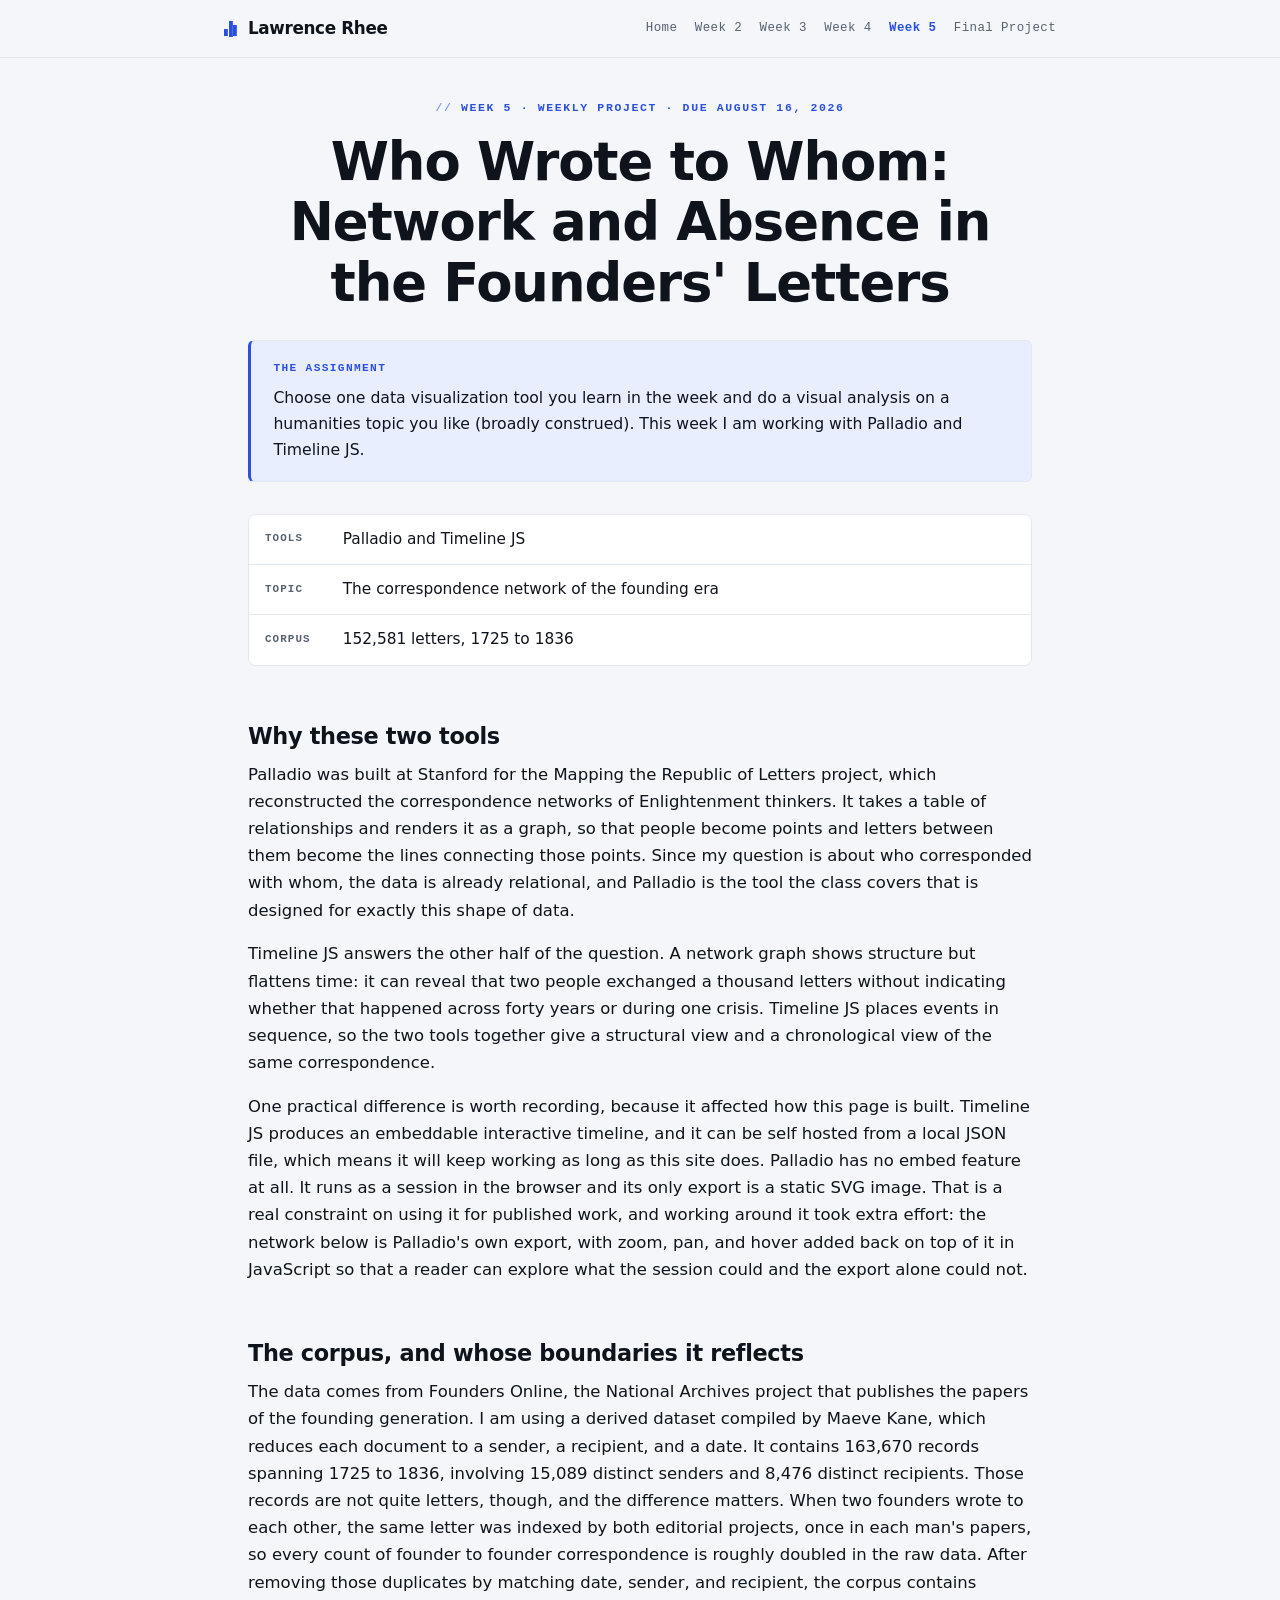
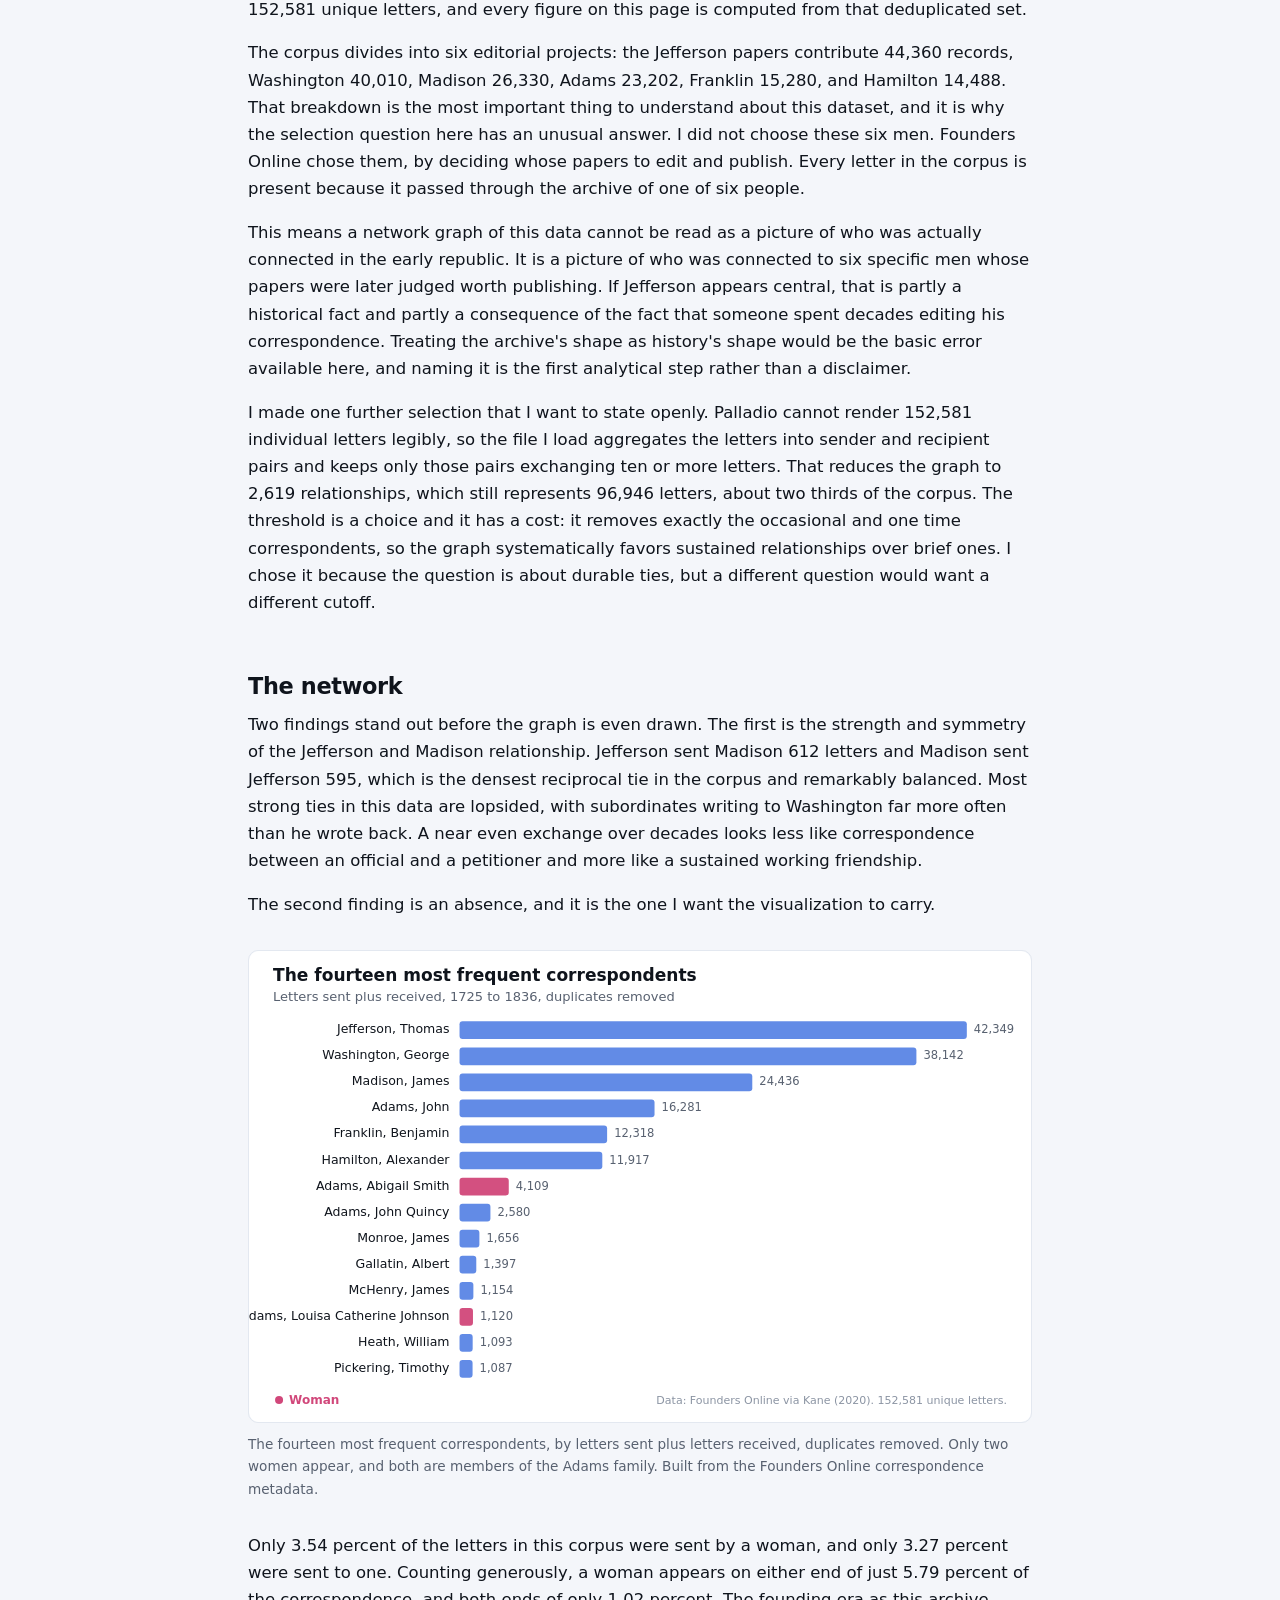
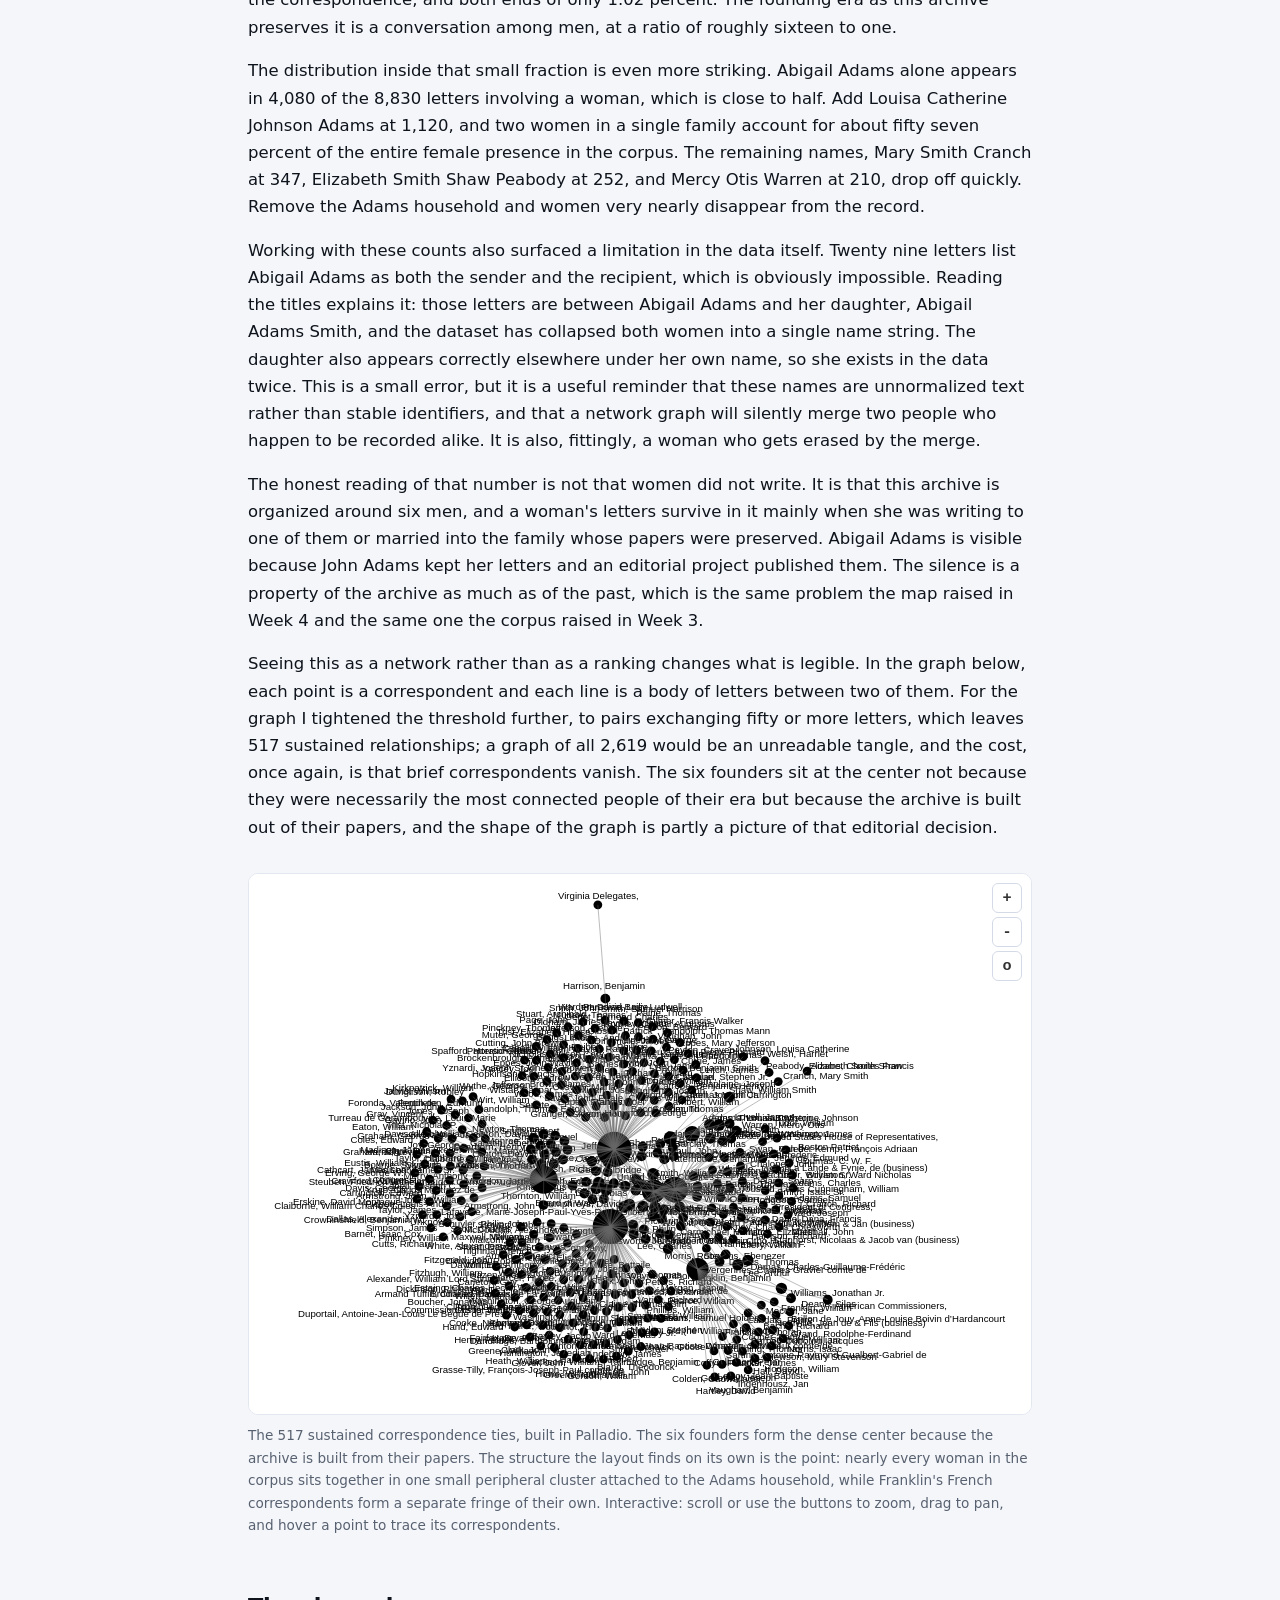
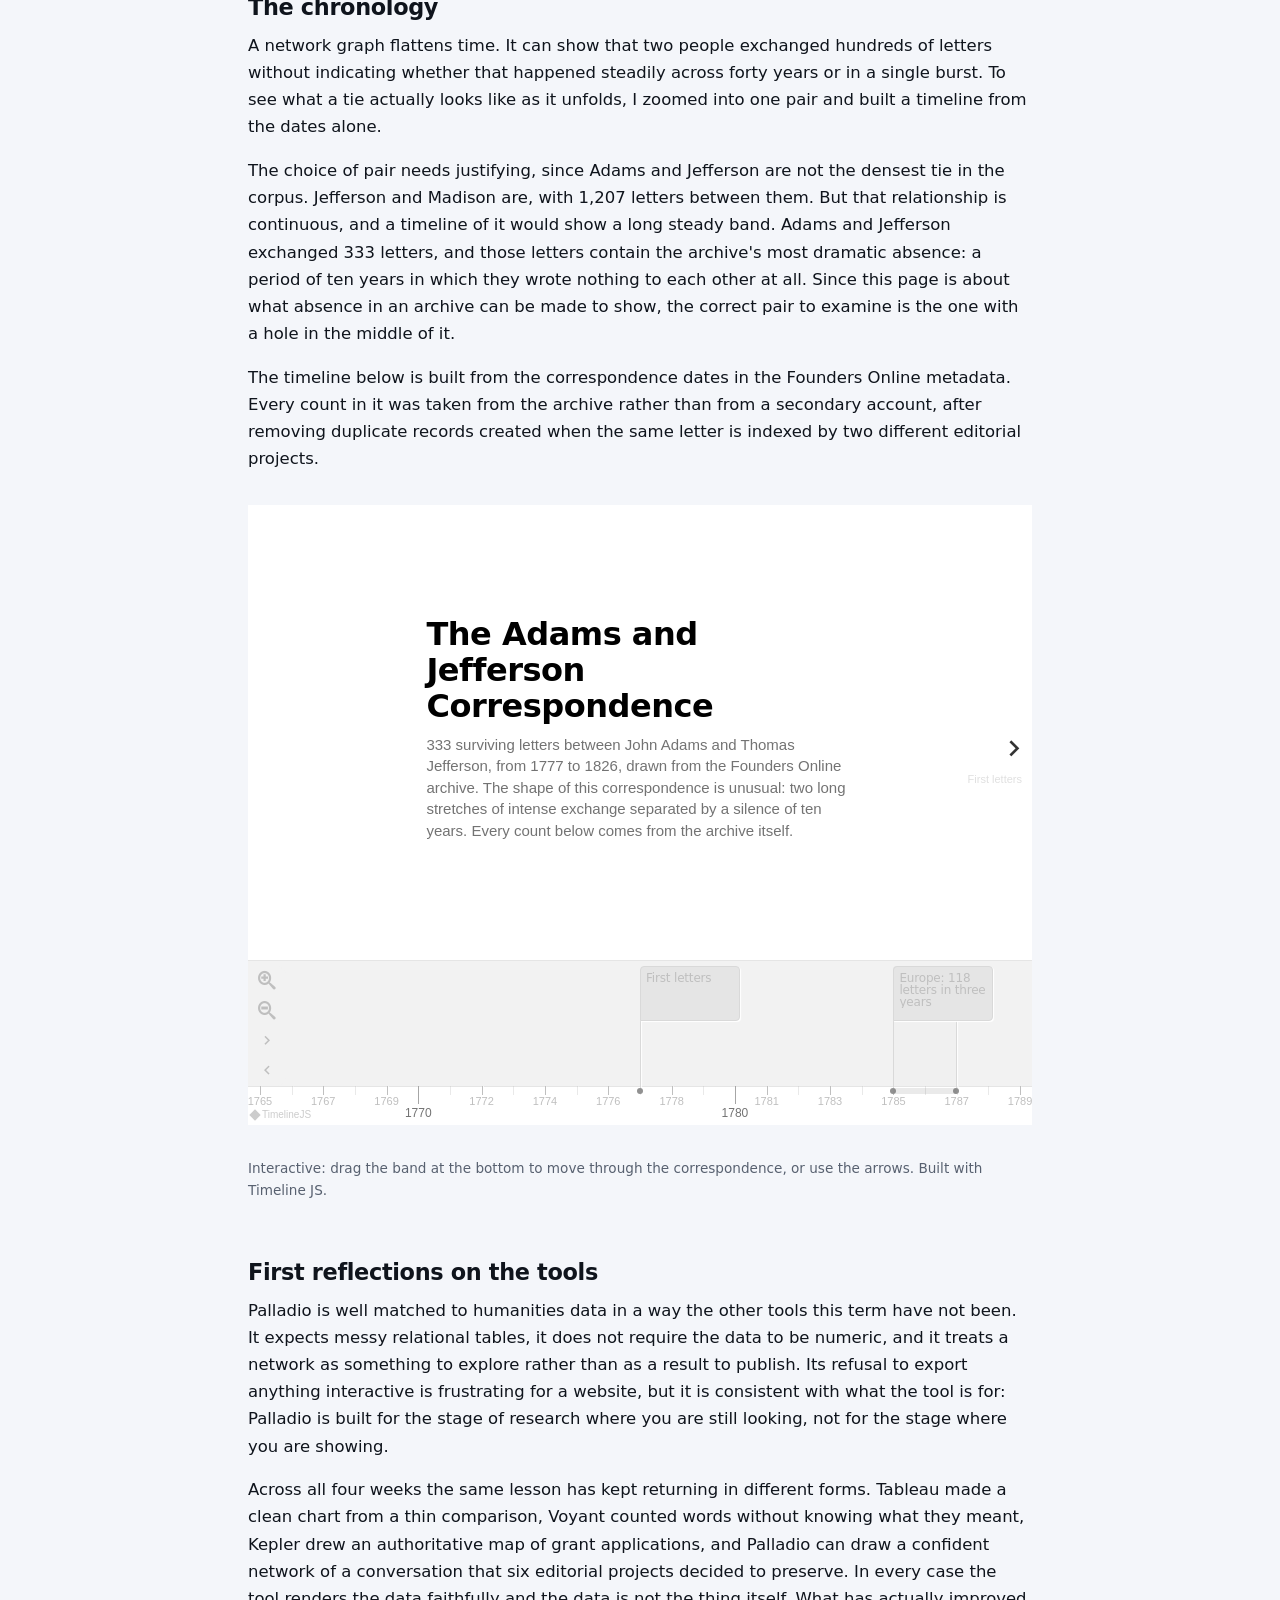
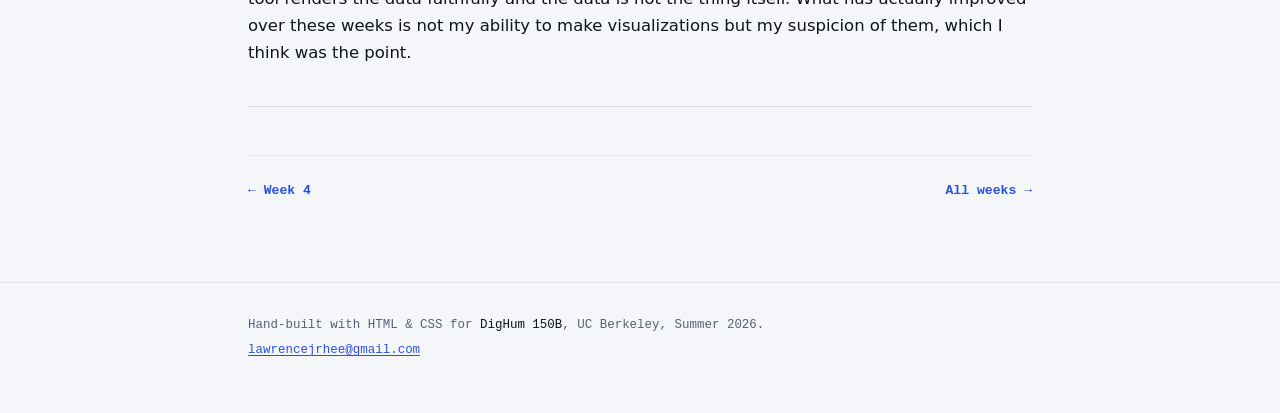
<file: weeks/week5.html>
<!DOCTYPE html>
<html lang="en">
<head>
  <meta charset="UTF-8">
  <meta name="viewport" content="width=device-width, initial-scale=1.0">
  <meta name="description" content="Week 5 of DigHum 150B: Lawrence Rhee uses Palladio and Timeline JS to map the correspondence network of the founding era and the absences inside it.">
  <title>Week 5: Palladio and Timeline JS · Lawrence Rhee</title>
  <link rel="stylesheet" href="../assets/vendor/timeline3/css/timeline.css">
  <link rel="stylesheet" href="../assets/styles.css">
</head>
<body>
  <a class="skip" href="#main">Skip to content</a>

  <header class="site-header">
    <div class="wrap header-inner">
      <a class="brand" href="../index.html">Lawrence Rhee</a>
      <nav aria-label="Site">
        <a href="../index.html">Home</a>
        <a href="week2.html">Week 2</a>
        <a href="week3.html">Week 3</a>
        <a href="week4.html">Week 4</a>
        <a href="week5.html" aria-current="page">Week 5</a>
        <a href="../final.html">Final Project</a>
      </nav>
    </div>
  </header>

  <main id="main">
    <article class="post wrap">
      <header class="post-header centered">
        <p class="kicker">Week 5 · Weekly Project · Due August 16, 2026</p>
        <h1>Who Wrote to Whom: Network and Absence in the Founders' Letters</h1>
      </header>

      <aside class="prompt">
        <p class="prompt-label">The assignment</p>
        <p>Choose one data visualization tool you learn in the week and do a
           visual analysis on a humanities topic you like (broadly construed).
           This week I am working with Palladio and Timeline JS.</p>
      </aside>

      <dl class="meta">
        <dt>Tools</dt>
        <dd>Palladio and Timeline JS</dd>
        <dt>Topic</dt>
        <dd>The correspondence network of the founding era</dd>
        <dt>Corpus</dt>
        <dd>152,581 letters, 1725 to 1836</dd>
      </dl>

      <h2>Why these two tools</h2>
      <p>
        Palladio was built at Stanford for the Mapping the Republic of Letters
        project, which reconstructed the correspondence networks of Enlightenment
        thinkers. It takes a table of relationships and renders it as a graph, so
        that people become points and letters between them become the lines
        connecting those points. Since my question is about who corresponded
        with whom, the data is already relational, and Palladio is the tool the
        class covers that is designed for exactly this shape of data.
      </p>

      <p>
        Timeline JS answers the other half of the question. A network graph
        shows structure but flattens time: it can reveal that two people
        exchanged a thousand letters without indicating whether that happened
        across forty years or during one crisis. Timeline JS places events in
        sequence, so the two tools together give a structural view and a
        chronological view of the same correspondence.
      </p>

      <p>
        One practical difference is worth recording, because it affected how
        this page is built. Timeline JS produces an embeddable interactive
        timeline, and it can be self hosted from a local JSON file, which means
        it will keep working as long as this site does. Palladio has no embed
        feature at all. It runs as a session in the browser and its only export
        is a static SVG image. That is a real constraint on using it for
        published work, and working around it took extra effort: the network
        below is Palladio's own export, with zoom, pan, and hover added back on
        top of it in JavaScript so that a reader can explore what the session
        could and the export alone could not.
      </p>

      <h2>The corpus, and whose boundaries it reflects</h2>
      <p>
        The data comes from Founders Online, the National Archives project that
        publishes the papers of the founding generation. I am using a derived
        dataset compiled by Maeve Kane, which reduces each document to a sender,
        a recipient, and a date. It contains 163,670 records spanning 1725 to
        1836, involving 15,089 distinct senders and 8,476 distinct recipients.
        Those records are not quite letters, though, and the difference matters.
        When two founders wrote to each other, the same letter was indexed by
        both editorial projects, once in each man's papers, so every count of
        founder to founder correspondence is roughly doubled in the raw data.
        After removing those duplicates by matching date, sender, and recipient,
        the corpus contains 152,581 unique letters, and every figure on this
        page is computed from that deduplicated set.
      </p>

      <p>
        The corpus divides into six editorial projects: the Jefferson papers
        contribute 44,360 records, Washington 40,010, Madison 26,330, Adams
        23,202, Franklin 15,280, and Hamilton 14,488. That breakdown is the most
        important thing to understand about this dataset, and it is why the
        selection question here has an unusual answer. I did not choose these six
        men. Founders Online chose them, by deciding whose papers to edit and
        publish. Every letter in the corpus is present because it passed through
        the archive of one of six people.
      </p>

      <p>
        This means a network graph of this data cannot be read as a picture of
        who was actually connected in the early republic. It is a picture of who
        was connected to six specific men whose papers were later judged worth
        publishing. If Jefferson appears central, that is partly a historical
        fact and partly a consequence of the fact that someone spent decades
        editing his correspondence. Treating the archive's shape as history's
        shape would be the basic error available here, and naming it is the
        first analytical step rather than a disclaimer.
      </p>

      <p>
        I made one further selection that I want to state openly. Palladio
        cannot render 152,581 individual letters legibly, so the file I load
        aggregates the letters into sender and recipient pairs and keeps only
        those pairs exchanging ten or more letters. That reduces the graph to
        2,619 relationships, which still represents 96,946 letters, about
        two thirds of the corpus. The threshold is a choice and it has a cost:
        it removes exactly the occasional and one time correspondents, so the
        graph systematically favors sustained relationships over brief ones. I
        chose it because the question is about durable ties, but a different
        question would want a different cutoff.
      </p>

      <h2>The network</h2>
      <p>
        Two findings stand out before the graph is even drawn. The first is the
        strength and symmetry of the Jefferson and Madison relationship. Jefferson
        sent Madison 612 letters and Madison sent Jefferson 595, which is the
        densest reciprocal tie in the corpus and remarkably balanced. Most strong
        ties in this data are lopsided, with subordinates writing to Washington
        far more often than he wrote back. A near even exchange over decades
        looks less like correspondence between an official and a petitioner and
        more like a sustained working friendship.
      </p>

      <p>
        The second finding is an absence, and it is the one I want the
        visualization to carry.
      </p>

      <figure class="media">
        <img src="../assets/images/founders-correspondents.svg"
             alt="Horizontal bar chart of the fourteen most frequent correspondents in the Founders Online corpus after removing duplicate records, measured by letters sent plus received. Jefferson leads with 42,349 and Washington follows with 38,142. Two women appear: Abigail Adams seventh with 4,109 and Louisa Catherine Johnson Adams twelfth with 1,120. Both are members of the Adams family.">
        <figcaption>The fourteen most frequent correspondents, by letters sent
          plus letters received, duplicates removed. Only two women appear, and
          both are members of the Adams family. Built from the Founders Online
          correspondence metadata.</figcaption>
      </figure>

      <p>
        Only 3.54 percent of the letters in this corpus were sent by a woman,
        and only 3.27 percent were sent to one. Counting generously, a woman
        appears on either end of just 5.79 percent of the correspondence, and
        both ends of only 1.02 percent. The founding era as this archive
        preserves it is a conversation among men, at a ratio of roughly
        sixteen to one.
      </p>

      <p>
        The distribution inside that small fraction is even more striking.
        Abigail Adams alone appears in 4,080 of the 8,830 letters involving a
        woman, which is close to half. Add Louisa Catherine Johnson Adams at
        1,120, and two women in a single family account for about fifty seven
        percent of the entire female presence in the corpus. The remaining
        names, Mary Smith Cranch at 347, Elizabeth Smith Shaw Peabody at 252,
        and Mercy Otis Warren at 210, drop off quickly. Remove the Adams
        household and women very nearly disappear from the record.
      </p>

      <p>
        Working with these counts also surfaced a limitation in the data itself.
        Twenty nine letters list Abigail Adams as both the sender and the
        recipient, which is obviously impossible. Reading the titles explains it:
        those letters are between Abigail Adams and her daughter, Abigail Adams
        Smith, and the dataset has collapsed both women into a single name
        string. The daughter also appears correctly elsewhere under her own
        name, so she exists in the data twice. This is a small error, but it is
        a useful reminder that these names are unnormalized text rather than
        stable identifiers, and that a network graph will silently merge two
        people who happen to be recorded alike. It is also, fittingly, a woman
        who gets erased by the merge.
      </p>

      <p>
        The honest reading of that number is not that women did not write. It is
        that this archive is organized around six men, and a woman's letters
        survive in it mainly when she was writing to one of them or married into
        the family whose papers were preserved. Abigail Adams is visible because
        John Adams kept her letters and an editorial project published them. The
        silence is a property of the archive as much as of the past, which is the
        same problem the map raised in Week 4 and the same one the corpus raised
        in Week 3.
      </p>

      <p>
        Seeing this as a network rather than as a ranking changes what is
        legible. In the graph below, each point is a correspondent and each line
        is a body of letters between two of them. For the graph I tightened the
        threshold further, to pairs exchanging fifty or more letters, which
        leaves 517 sustained relationships; a graph of all 2,619 would be an
        unreadable tangle, and the cost, once again, is that brief
        correspondents vanish. The six founders sit at the center not because
        they were necessarily the most connected people of their era but
        because the archive is built out of their papers, and the shape of the
        graph is partly a picture of that editorial decision.
      </p>

      <figure class="media">
        <div id="network-viz" class="network-viz">
          <img id="network-img" src="../assets/images/founders-network.svg"
               alt="Palladio network graph of the founding era correspondence. Each labeled point is a correspondent and each line is a sustained exchange of fifty or more letters. The layout is a set of overlapping hubs: Washington, Jefferson, Madison, Adams, Hamilton and Franklin sit at the dense center with hundreds of correspondents radiating outward. Nearly all of the women in the archive, including Abigail Adams, Louisa Catherine Johnson Adams, Mary Smith Cranch, Elizabeth Smith Shaw Peabody and Harriet Welsh, sit together in one small peripheral cluster attached to the Adams family, and Franklin's French correspondents form a separate fringe of their own.">
        </div>
        <figcaption>The 517 sustained correspondence ties, built in Palladio.
          The six founders form the dense center because the archive is built
          from their papers. The structure the layout finds on its own is the
          point: nearly every woman in the corpus sits together in one small
          peripheral cluster attached to the Adams household, while Franklin's
          French correspondents form a separate fringe of their own.
          Interactive: scroll or use the buttons to zoom, drag to pan, and
          hover a point to trace its correspondents.</figcaption>
      </figure>

      <h2>The chronology</h2>
      <p>
        A network graph flattens time. It can show that two people exchanged
        hundreds of letters without indicating whether that happened steadily
        across forty years or in a single burst. To see what a tie actually
        looks like as it unfolds, I zoomed into one pair and built a timeline
        from the dates alone.
      </p>

      <p>
        The choice of pair needs justifying, since Adams and Jefferson are not
        the densest tie in the corpus. Jefferson and Madison are, with 1,207
        letters between them. But that relationship is continuous, and a
        timeline of it would show a long steady band. Adams and Jefferson
        exchanged 333 letters, and those letters contain the archive's most
        dramatic absence: a period of ten years in which they wrote nothing to
        each other at all. Since this page is about what absence in an archive
        can be made to show, the correct pair to examine is the one with a hole
        in the middle of it.
      </p>

      <p>
        The timeline below is built from the correspondence dates in the
        Founders Online metadata. Every count in it was taken from the archive
        rather than from a secondary account, after removing duplicate records
        created when the same letter is indexed by two different editorial
        projects.
      </p>

      <div id="timeline-embed" style="width: 100%; height: 620px; margin: 2rem 0;"></div>
      <p class="muted" style="font-size: 0.85rem;">
        Interactive: drag the band at the bottom to move through the
        correspondence, or use the arrows. Built with Timeline JS.
      </p>

      <h2>First reflections on the tools</h2>
      <p>
        Palladio is well matched to humanities data in a way the other tools this
        term have not been. It expects messy relational tables, it does not
        require the data to be numeric, and it treats a network as something to
        explore rather than as a result to publish. Its refusal to export
        anything interactive is frustrating for a website, but it is consistent
        with what the tool is for: Palladio is built for the stage of research
        where you are still looking, not for the stage where you are showing.
      </p>

      <p>
        Across all four weeks the same lesson has kept returning in different
        forms. Tableau made a clean chart from a thin comparison, Voyant counted
        words without knowing what they meant, Kepler drew an authoritative map
        of grant applications, and Palladio can draw a confident network of a
        conversation that six editorial projects decided to preserve. In every
        case the tool renders the data faithfully and the data is not the thing
        itself. What has actually improved over these weeks is not my ability to
        make visualizations but my suspicion of them, which I think was the
        point.
      </p>

      <hr>
      <nav class="week-nav" aria-label="Between weeks">
        <a href="week4.html"><span aria-hidden="true">←</span> Week 4</a>
        <a class="spacer" href="../index.html">All weeks <span aria-hidden="true">→</span></a>
      </nav>
    </article>
  </main>

  <footer class="site-footer">
    <div class="wrap">
      <p>Hand-built with HTML &amp; CSS for <em>DigHum 150B</em>, UC Berkeley,
         Summer 2026.</p>
      <p><a href="mailto:lawrencejrhee@gmail.com">lawrencejrhee@gmail.com</a></p>
    </div>
  </footer>

  <script src="../assets/vendor/timeline3/js/timeline-min.js"></script>
  <script>
    new TL.Timeline(
      "timeline-embed",
      "../assets/data/adams-jefferson-timeline.json",
      { timenav_position: "bottom", initial_zoom: 2, hash_bookmark: false }
    );
  </script>

  <script>
  // Interactive viewer for the Palladio network export: zoom, pan, and
  // hover a node to trace its correspondents. Falls back to the static
  // image if anything goes wrong.
  (function () {
    var box = document.getElementById("network-viz");
    var img = document.getElementById("network-img");
    if (!box || !img || !window.fetch || !window.DOMParser) return;

    fetch(img.getAttribute("src")).then(function (r) {
      if (!r.ok) throw new Error(r.status);
      return r.text();
    }).then(function (text) {
      var doc = new DOMParser().parseFromString(text, "image/svg+xml");
      var svg = doc.documentElement;
      if (!svg || svg.nodeName !== "svg") return;

      svg.setAttribute("role", "img");
      svg.setAttribute("aria-label", img.getAttribute("alt"));
      box.replaceChild(svg, img);

      var vb0 = svg.getAttribute("viewBox").split(/\s+/).map(Number);
      var vb = vb0.slice();
      function apply() { svg.setAttribute("viewBox", vb.join(" ")); }

      // controls
      var ctr = document.createElement("div");
      ctr.className = "nv-controls";
      [["+", "Zoom in"], ["-", "Zoom out"], ["o", "Reset view"]].forEach(function (b, i) {
        var el = document.createElement("button");
        el.className = "nv-btn"; el.type = "button";
        el.textContent = b[0]; el.setAttribute("aria-label", b[1]);
        el.addEventListener("click", function () {
          if (i === 2) { vb = vb0.slice(); apply(); return; }
          zoomAt(vb[0] + vb[2] / 2, vb[1] + vb[3] / 2, i === 0 ? 1 / 1.4 : 1.4);
        });
        ctr.appendChild(el);
      });
      box.appendChild(ctr);

      var tip = document.createElement("div");
      tip.className = "nv-tip";
      box.appendChild(tip);

      function zoomAt(x, y, f) {
        var w = vb[2] * f;
        if (w < vb0[2] / 25 || w > vb0[2] * 2) return;
        var h = vb[3] * f;
        vb = [x - (x - vb[0]) * f, y - (y - vb[1]) * f, w, h];
        apply();
      }
      function toSvg(e) {
        var r = svg.getBoundingClientRect();
        return [vb[0] + (e.clientX - r.left) / r.width * vb[2],
                vb[1] + (e.clientY - r.top) / r.height * vb[3]];
      }

      svg.addEventListener("wheel", function (e) {
        e.preventDefault();
        var p = toSvg(e);
        zoomAt(p[0], p[1], e.deltaY > 0 ? 1.25 : 0.8);
      }, { passive: false });

      var pan = null;
      svg.addEventListener("pointerdown", function (e) {
        pan = { x: e.clientX, y: e.clientY, vb: vb.slice() };
        svg.classList.add("nv-panning");
        svg.setPointerCapture(e.pointerId);
      });
      svg.addEventListener("pointermove", function (e) {
        if (!pan) return;
        var r = svg.getBoundingClientRect();
        vb[0] = pan.vb[0] - (e.clientX - pan.x) / r.width * vb[2];
        vb[1] = pan.vb[1] - (e.clientY - pan.y) / r.height * vb[3];
        apply();
      });
      ["pointerup", "pointercancel"].forEach(function (t) {
        svg.addEventListener(t, function () { pan = null; svg.classList.remove("nv-panning"); });
      });

      // index nodes, labels, and edges
      function center(c) {
        var cx = parseFloat(c.getAttribute("cx")), cy = parseFloat(c.getAttribute("cy"));
        if (!isNaN(cx) && !isNaN(cy)) return [cx, cy];
        var m = /translate\(([-\d.]+)[, ]+([-\d.]+)\)/.exec(c.getAttribute("transform") || (c.parentNode.getAttribute && c.parentNode.getAttribute("transform")) || "");
        return m ? [+m[1], +m[2]] : null;
      }
      var nodes = [];
      svg.querySelectorAll("circle").forEach(function (c) {
        var p = center(c);
        if (p) nodes.push({ el: c, x: p[0], y: p[1], r: parseFloat(c.getAttribute("r")) || 3, edges: [], label: null });
      });
      function nearest(x, y, max) {
        var best = null, bd = max * max;
        for (var i = 0; i < nodes.length; i++) {
          var dx = nodes[i].x - x, dy = nodes[i].y - y, d = dx * dx + dy * dy;
          if (d < bd) { bd = d; best = nodes[i]; }
        }
        return best;
      }
      svg.querySelectorAll("g").forEach(function (g) {
        if (!/anchor-node/.test(g.getAttribute("class") || "")) return;
        var m = /translate\(([-\d.]+)[, ]+([-\d.]+)\)/.exec(g.getAttribute("transform") || "");
        var t = g.querySelector("text");
        if (!m || !t) return;
        var n = nearest(+m[1], +m[2], 30);
        if (n && !n.label) n.label = t;
      });
      var edges = [];
      svg.querySelectorAll("path").forEach(function (p) {
        var pts = (p.getAttribute("d") || "").match(/-?[\d.]+[ ,]-?[\d.]+/g);
        if (!pts || pts.length < 2) return;
        function pair(s) { var q = s.split(/[ ,]/); return [+q[0], +q[1]]; }
        var a = nearest.apply(null, pair(pts[0]).concat(12));
        var b = nearest.apply(null, pair(pts[pts.length - 1]).concat(12));
        var e = { el: p, a: a, b: b, w: p.style.strokeWidth || p.getAttribute("stroke-width") || "" };
        edges.push(e);
        if (a) a.edges.push(e);
        if (b) b.edges.push(e);
      });

      var allLabels = [];
      nodes.forEach(function (n) { if (n.label) allLabels.push(n.label); });

      function clear() {
        tip.style.display = "none";
        nodes.forEach(function (n) {
          n.el.setAttribute("r", n.r);
          n.el.style.fill = "";
        });
        edges.forEach(function (e) {
          e.el.style.stroke = ""; e.el.style.strokeWidth = e.w; e.el.style.opacity = "";
        });
        allLabels.forEach(function (t) { t.style.opacity = ""; t.style.fontWeight = ""; });
      }

      nodes.forEach(function (n) {
        n.el.style.pointerEvents = "all";
        n.el.style.cursor = "pointer";
        n.el.addEventListener("pointerenter", function (e) {
          clear();
          var mates = {};
          n.edges.forEach(function (ed) {
            ed.el.style.stroke = "#2b50e0";
            ed.el.style.strokeWidth = "2";
            var other = ed.a === n ? ed.b : ed.a;
            if (other) { mates[nodes.indexOf(other)] = true; }
          });
          edges.forEach(function (ed) { if (ed.a !== n && ed.b !== n) ed.el.style.opacity = "0.12"; });
          allLabels.forEach(function (t) { t.style.opacity = "0.15"; });
          nodes.forEach(function (m, i) {
            if (m === n || mates[i]) {
              if (m.label) { m.label.style.opacity = "1"; m.label.style.fontWeight = "700"; }
            }
          });
          n.el.setAttribute("r", Math.max(n.r * 1.8, 6));
          n.el.style.fill = "#2b50e0";
          if (n.label) {
            var r = box.getBoundingClientRect();
            tip.textContent = n.label.textContent + " · " + n.edges.length + (n.edges.length === 1 ? " tie" : " ties");
            tip.style.left = (e.clientX - r.left) + "px";
            tip.style.top = (e.clientY - r.top) + "px";
            tip.style.display = "block";
          }
        });
        n.el.addEventListener("pointerleave", clear);
      });
    }).catch(function () { /* static image remains */ });
  })();
  </script>
</body>
</html>
</file>
<file: assets/styles.css>
/* ==========================================================================
   Lawrence Rhee: DigHum 150B weekly-project site
   A modern "analytical / dashboard" look, deliberately distinct from the
   DigHum 150A archival-paper site. Cool palette, sans + monospace type,
   hairline rules, graph-paper motifs, dashboard-tile cards. Light/dark aware.
   ========================================================================== */

:root {
  color-scheme: light dark;

  /* Cool "dashboard" palette (light mode) */
  --bg: #f4f6fa;
  --surface: #ffffff;
  --ink: #0f141c;
  --muted: #586170;
  --border: #e3e8f0;
  --rule: #d4dbe6;
  --accent: #2b50e0;      /* electric indigo: links, buttons, highlights */
  --accent-ink: #ffffff;  /* text placed on top of the accent color */
  --accent-soft: #e9eeff; /* tint for chips, hovers, callouts */
  --good: #0c8a55;        /* "posted / complete" green */
  --grid: #e7ecf4;        /* faint graph-paper lines */

  --sans: "Inter", -apple-system, BlinkMacSystemFont, "Segoe UI", system-ui, Roboto, Helvetica, Arial, sans-serif;
  --mono: ui-monospace, "Cascadia Code", "SF Mono", "JetBrains Mono", Menlo, Consolas, "Liberation Mono", monospace;

  --maxw: 52rem;
}

@media (prefers-color-scheme: dark) {
  :root {
    --bg: #0d1117;
    --surface: #161c26;
    --ink: #e7eef7;
    --muted: #94a1b2;
    --border: #253041;
    --rule: #2e3a4d;
    --accent: #7089ff;
    --accent-ink: #0b0f17;
    --accent-soft: #18213a;
    --good: #45c08a;
    --grid: #19212f;
  }
}

/* ---- Base ---------------------------------------------------------------- */

* { box-sizing: border-box; }

html { scroll-behavior: smooth; }

body {
  margin: 0;
  background: var(--bg);
  color: var(--ink);
  font-family: var(--sans);
  font-size: 1.03rem;
  line-height: 1.65;
  -webkit-font-smoothing: antialiased;
}

.wrap {
  max-width: var(--maxw);
  margin-inline: auto;
  padding-inline: 1.5rem;
}

h1, h2, h3 {
  font-family: var(--sans);
  font-weight: 700;
  line-height: 1.15;
  letter-spacing: -0.02em;
  margin: 0 0 0.5em;
}

h1 { font-size: clamp(2.2rem, 6vw, 3.3rem); }
h2 { font-size: 1.4rem; margin-top: 2.6em; letter-spacing: -0.015em; }
h3 { font-size: 1.1rem; margin-top: 1.8em; }

p { margin: 0 0 1em; }

a {
  color: var(--accent);
  text-decoration-thickness: 1px;
  text-underline-offset: 2px;
}
a:hover { text-decoration-thickness: 2px; }

:focus-visible {
  outline: 2px solid var(--accent);
  outline-offset: 2px;
  border-radius: 3px;
}

::selection { background: var(--accent); color: var(--accent-ink); }

img { max-width: 100%; height: auto; }

hr {
  border: none;
  border-top: 1px solid var(--rule);
  margin: 2.5rem 0;
}

/* Monospace eyebrow/kicker: the signature "data" label */
.kicker {
  font-family: var(--mono);
  font-size: 0.72rem;
  font-weight: 600;
  text-transform: uppercase;
  letter-spacing: 0.14em;
  color: var(--accent);
  margin-bottom: 0.9rem;
}
.kicker::before { content: "// "; opacity: 0.55; }

.muted { color: var(--muted); }

/* ---- Header & navigation ------------------------------------------------- */

.skip {
  position: absolute;
  left: -9999px;
  background: var(--accent);
  color: var(--accent-ink);
  padding: 0.5rem 1rem;
  font-family: var(--mono);
  font-size: 0.8rem;
  border-radius: 0 0 6px 0;
}
.skip:focus { left: 0; top: 0; z-index: 20; }

.site-header {
  position: sticky;
  top: 0;
  z-index: 10;
  background: var(--bg);
  background: color-mix(in srgb, var(--bg) 86%, transparent);
  backdrop-filter: saturate(1.4) blur(8px);
  border-bottom: 1px solid var(--border);
}

.header-inner {
  display: flex;
  flex-wrap: wrap;
  align-items: center;
  justify-content: space-between;
  gap: 0.5rem 1.5rem;
  padding: 0.9rem 0;
}

.brand {
  font-family: var(--sans);
  font-size: 1.05rem;
  font-weight: 800;
  letter-spacing: -0.02em;
  color: var(--ink);
  text-decoration: none;
  display: inline-flex;
  align-items: center;
  gap: 0.5rem;
}
/* Tiny 3-bar chart glyph before the name */
.brand::before {
  content: "";
  width: 1rem;
  height: 1rem;
  background:
    linear-gradient(var(--accent), var(--accent)) 0%   100% / 24% 45%  no-repeat,
    linear-gradient(var(--accent), var(--accent)) 38%  100% / 24% 100% no-repeat,
    linear-gradient(var(--accent), var(--accent)) 76%  100% / 24% 70%  no-repeat;
}
.brand:hover { color: var(--accent); }

.site-header nav {
  display: flex;
  flex-wrap: wrap;
  gap: 0.2rem 1.1rem;
  font-family: var(--mono);
  font-size: 0.78rem;
}

.site-header nav a {
  color: var(--muted);
  text-decoration: none;
  padding-block: 0.25rem;
  letter-spacing: 0.03em;
}
.site-header nav a:hover { color: var(--ink); }
.site-header nav a[aria-current="page"] {
  color: var(--accent);
  font-weight: 600;
}

/* ---- Hero (home page) ----------------------------------------------------- */

.hero { position: relative; padding: 4.5rem 0 2.5rem; }

/* Faint graph-paper grid behind the hero, fading toward the bottom */
.hero::before {
  content: "";
  position: absolute;
  inset: 0;
  background-image:
    linear-gradient(var(--grid) 1px, transparent 1px),
    linear-gradient(90deg, var(--grid) 1px, transparent 1px);
  background-size: 2.25rem 2.25rem;
  -webkit-mask-image: linear-gradient(180deg, #000 0%, transparent 80%);
          mask-image: linear-gradient(180deg, #000 0%, transparent 80%);
  pointer-events: none;
}
.hero > * { position: relative; }

.hero .lede {
  font-size: 1.2rem;
  max-width: 40rem;
  color: var(--muted);
}

.btn-row {
  display: flex;
  flex-wrap: wrap;
  gap: 0.75rem;
  margin-top: 2rem;
}

.btn {
  display: inline-flex;
  align-items: center;
  gap: 0.4rem;
  font-family: var(--sans);
  font-size: 0.92rem;
  font-weight: 600;
  text-decoration: none;
  padding: 0.7em 1.25em;
  border-radius: 8px;
  border: 1.5px solid transparent;
  transition: transform 0.08s ease, filter 0.15s ease,
              background 0.15s ease, border-color 0.15s ease;
}
.btn:hover { transform: translateY(-1px); }

.btn-primary { background: var(--accent); color: var(--accent-ink); }
.btn-primary:hover { filter: brightness(1.08); }

.btn-ghost {
  color: var(--accent);
  background: var(--surface);
  border-color: var(--border);
}
.btn-ghost:hover { border-color: var(--accent); background: var(--accent-soft); }

/* ---- Sparkline divider (replaces the archival fleuron) -------------------- */

.ornament {
  display: flex;
  justify-content: center;
  margin: 3rem 0 0;
  color: var(--accent);
}
.ornament svg { width: 8.5rem; height: auto; opacity: 0.9; }

/* ---- Cards (dashboard tiles) ---------------------------------------------- */

.card-grid {
  display: grid;
  grid-template-columns: repeat(auto-fit, minmax(14rem, 1fr));
  gap: 1.1rem;
  margin: 1.5rem 0;
}

.card {
  position: relative;
  background: var(--surface);
  border: 1px solid var(--border);
  border-radius: 10px;
  padding: 1.5rem 1.4rem 1.3rem;
  overflow: hidden;
  transition: transform 0.08s ease, border-color 0.15s ease, box-shadow 0.15s ease;
}
/* Accent bar across the top of each tile */
.card::before {
  content: "";
  position: absolute;
  inset: 0 0 auto 0;
  height: 3px;
  background: var(--accent);
  opacity: 0.85;
}
.card:hover {
  transform: translateY(-2px);
  border-color: var(--accent);
  box-shadow: 0 10px 26px -16px color-mix(in srgb, var(--accent) 55%, transparent);
}

.card h3 {
  margin-top: 0;
  font-size: 1.05rem;
  display: flex;
  align-items: center;
  flex-wrap: wrap;
  gap: 0.5rem;
}
.card p { font-size: 0.94rem; color: var(--muted); margin-bottom: 0.6rem; }
.card .card-link { font-family: var(--mono); font-size: 0.8rem; font-weight: 600; text-decoration: none; }
.card .card-link:hover { text-decoration: underline; }

/* ---- Callout / assignment box --------------------------------------------- */

.prompt {
  background: var(--accent-soft);
  border: 1px solid var(--border);
  border-left: 3px solid var(--accent);
  border-radius: 6px;
  padding: 1.1rem 1.4rem;
  margin: 1.5rem 0 2rem;
  font-size: 0.98rem;
}
.prompt .prompt-label {
  font-family: var(--mono);
  font-size: 0.7rem;
  font-weight: 700;
  text-transform: uppercase;
  letter-spacing: 0.12em;
  color: var(--accent);
  margin-bottom: 0.5rem;
}
.prompt p:last-child { margin-bottom: 0; }

/* ---- Status chips --------------------------------------------------------- */

.badge {
  display: inline-flex;
  align-items: center;
  gap: 0.42em;
  font-family: var(--mono);
  font-size: 0.66rem;
  font-weight: 600;
  text-transform: uppercase;
  letter-spacing: 0.08em;
  padding: 0.28em 0.65em;
  border-radius: 5px;
  border: 1px solid var(--rule);
  color: var(--muted);
  background: var(--surface);
  vertical-align: 0.1em;
}
.badge::before {
  content: "";
  width: 0.45em;
  height: 0.45em;
  border-radius: 50%;
  background: currentColor;
}
.badge-draft { border-color: var(--accent); color: var(--accent); background: var(--accent-soft); }
.badge-live { border-color: var(--good); color: var(--good); }

/* ---- Article / week page -------------------------------------------------- */

article.post { padding-top: 2.5rem; }

.post-header { margin-bottom: 1.5rem; }

/* Opt-in centered article header */
.post-header.centered { text-align: center; }
.post-header.centered h1 { margin-inline: auto; max-width: 28ch; }

/* Spec-table-style fact list (Tool / Topic / Status) */
dl.meta {
  display: grid;
  grid-template-columns: max-content 1fr;
  margin: 1.75rem 0 2.5rem;
  border: 1px solid var(--border);
  border-radius: 8px;
  overflow: hidden;
  font-size: 0.96rem;
}
dl.meta dt {
  font-family: var(--mono);
  font-size: 0.68rem;
  font-weight: 700;
  text-transform: uppercase;
  letter-spacing: 0.1em;
  color: var(--muted);
  background: var(--surface);
  padding: 0.75rem 1rem;
  border-bottom: 1px solid var(--border);
  display: flex;
  align-items: center;
}
dl.meta dd {
  margin: 0;
  padding: 0.75rem 1rem;
  background: var(--surface);
  border-bottom: 1px solid var(--border);
  display: flex;
  align-items: center;
}
dl.meta dt:last-of-type, dl.meta dd:last-child { border-bottom: none; }

/* Chart-type glossary */
.concept-list { list-style: none; padding: 0; margin: 1.5rem 0; }
.concept-list li {
  padding: 0.9rem 0;
  border-bottom: 1px solid var(--border);
}
.concept-list li:first-child { border-top: 1px solid var(--border); }
.concept-list .term {
  display: block;
  font-family: var(--mono);
  font-weight: 600;
  color: var(--accent);
  font-size: 0.95rem;
  margin-bottom: 0.35rem;
}
.concept-list p { margin: 0; color: var(--muted); font-size: 0.98rem; }

/* Placeholder = an empty chart canvas (graph-paper) */
.viz-placeholder {
  display: grid;
  place-items: center;
  text-align: center;
  min-height: 15rem;
  padding: 2rem 1.5rem;
  margin: 2rem 0;
  background-color: var(--surface);
  background-image:
    linear-gradient(var(--grid) 1px, transparent 1px),
    linear-gradient(90deg, var(--grid) 1px, transparent 1px);
  background-size: 1.5rem 1.5rem;
  border: 2px dashed var(--rule);
  border-radius: 10px;
  color: var(--muted);
  font-family: var(--mono);
  font-size: 0.85rem;
  line-height: 1.7;
}
.viz-placeholder strong { color: var(--ink); font-family: var(--sans); }

/* ---- Figures & multimedia -------------------------------------------------- */

figure.media { margin: 2rem 0; }

figure.media img,
figure.media video,
figure.media iframe {
  display: block;
  width: 100%;
  border: 1px solid var(--border);
  border-radius: 10px;
}
figure.media iframe { aspect-ratio: 16 / 9; }

figure.media figcaption {
  font-family: var(--sans);
  font-size: 0.85rem;
  color: var(--muted);
  margin-top: 0.6rem;
}

/* ---- Wide figures: break out of the text column ---------------------------- */

figure.media.wide {
  width: min(92vw, 70rem);
  margin-left: calc(50% - min(46vw, 35rem));
}
figure.media.wide figcaption {
  max-width: 46rem;
  margin-inline: auto;
}

/* ---- Interactive network viewer ------------------------------------------- */

.network-viz { position: relative; }

.network-viz svg {
  display: block;
  width: 100%;
  height: auto;
  border: 1px solid var(--border);
  border-radius: 10px;
  background: #ffffff;
  cursor: grab;
  user-select: none;
  touch-action: none;
}
.network-viz svg.nv-panning { cursor: grabbing; }

.nv-controls {
  position: absolute;
  top: 10px;
  right: 10px;
  display: flex;
  flex-direction: column;
  gap: 4px;
}
.nv-btn {
  width: 30px;
  height: 30px;
  display: grid;
  place-items: center;
  font-family: var(--mono);
  font-size: 0.95rem;
  font-weight: 600;
  color: #333333;
  background: #ffffff;
  border: 1px solid #d4dbe6;
  border-radius: 6px;
  cursor: pointer;
  padding: 0;
}
.nv-btn:hover { background: #eef2fa; }

.nv-tip {
  position: absolute;
  pointer-events: none;
  font-family: var(--mono);
  font-size: 0.78rem;
  background: var(--ink);
  color: var(--bg);
  padding: 0.25em 0.6em;
  border-radius: 5px;
  white-space: nowrap;
  transform: translate(-50%, -130%);
  z-index: 5;
  display: none;
}

/* ---- Between-weeks navigation --------------------------------------------- */

.week-nav {
  display: flex;
  flex-wrap: wrap;
  justify-content: space-between;
  gap: 1rem;
  margin-top: 3rem;
  padding-top: 1.5rem;
  border-top: 1px solid var(--border);
  font-family: var(--mono);
  font-size: 0.82rem;
}
.week-nav a { text-decoration: none; font-weight: 600; }
.week-nav a:hover { text-decoration: underline; }
.week-nav .spacer { margin-left: auto; }

/* ---- Footer ---------------------------------------------------------------- */

.site-footer {
  margin-top: 5rem;
  border-top: 1px solid var(--border);
  padding: 2rem 0 3rem;
  font-family: var(--mono);
  font-size: 0.78rem;
  color: var(--muted);
  line-height: 1.7;
}
.site-footer p { margin-bottom: 0.3em; }
.site-footer em { font-style: normal; color: var(--ink); }

main { min-height: 60vh; }
</file>
